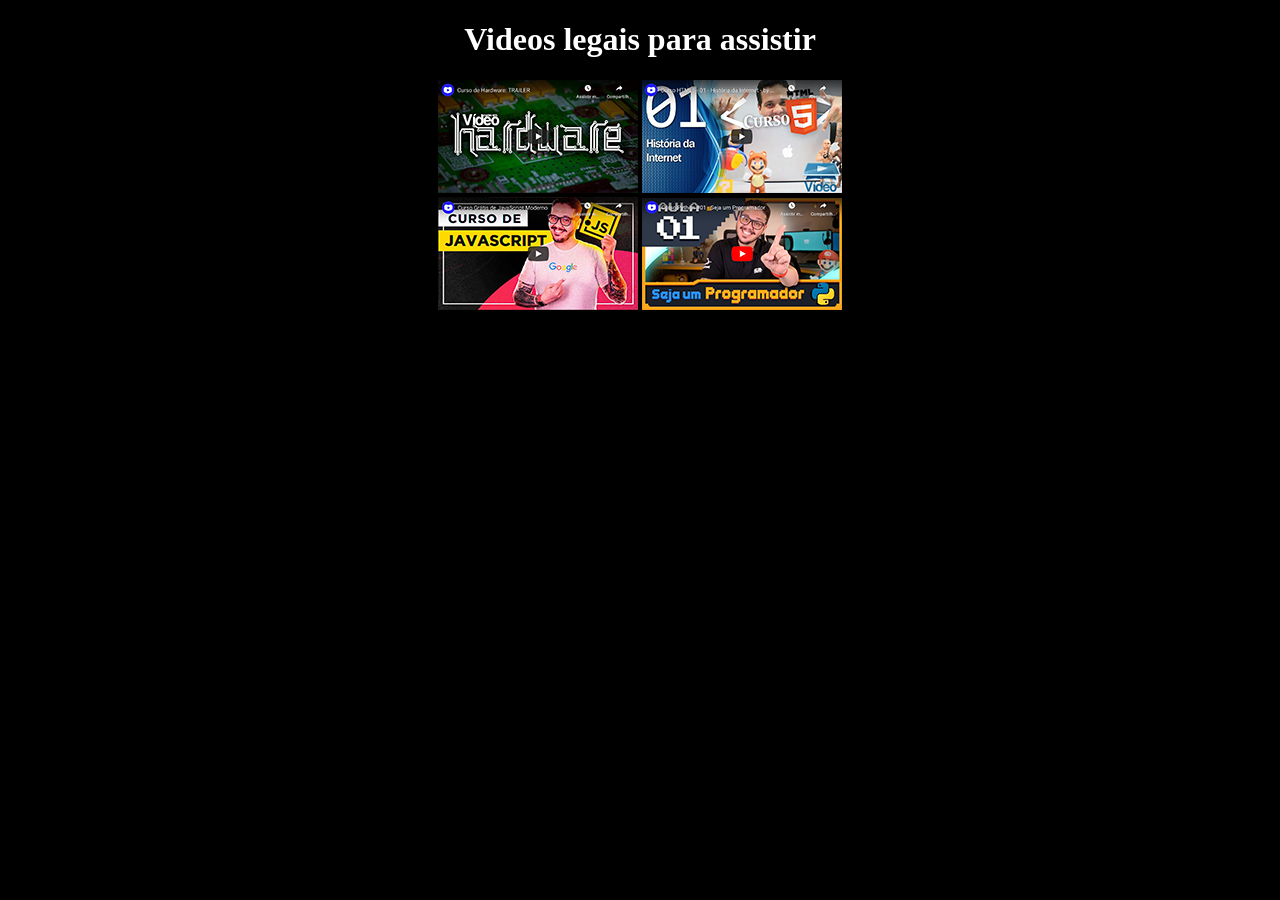
<file: DESAFIO2/index.html>
<!DOCTYPE html>
<html lang="pt-br">
<head>
    <meta charset="UTF-8">
    <meta name="viewport" content="width=device-width, initial-scale=1.0">
    <link rel="stylesheet" href="css/style.css">
    <link rel="shortcut icon" href="html.ico.png">
    <title>Desafio 2</title>
    
</head>
<body>
    
    <h1>Videos legais para assistir</h1>

    <div>
        <a href="pag1/index1.html" target="_self" rel=""><img src="imagem/thumb-hardware.png" alt=""></a>
        <a href="pag2/index2.html" target="_blank" rel=""><img src="imagem/thumb-html.png" alt=""></a>
    </div>
    <a href="pag3/index3.html" target="_blank" rel=""><img src="imagem/thumb-js.png" alt=""></a >
    <a href="pag4/index4.html" target="_blank" rel=""><img src="imagem/thumb-python.png" alt=""></a>
    
</body>
</html>
</file>
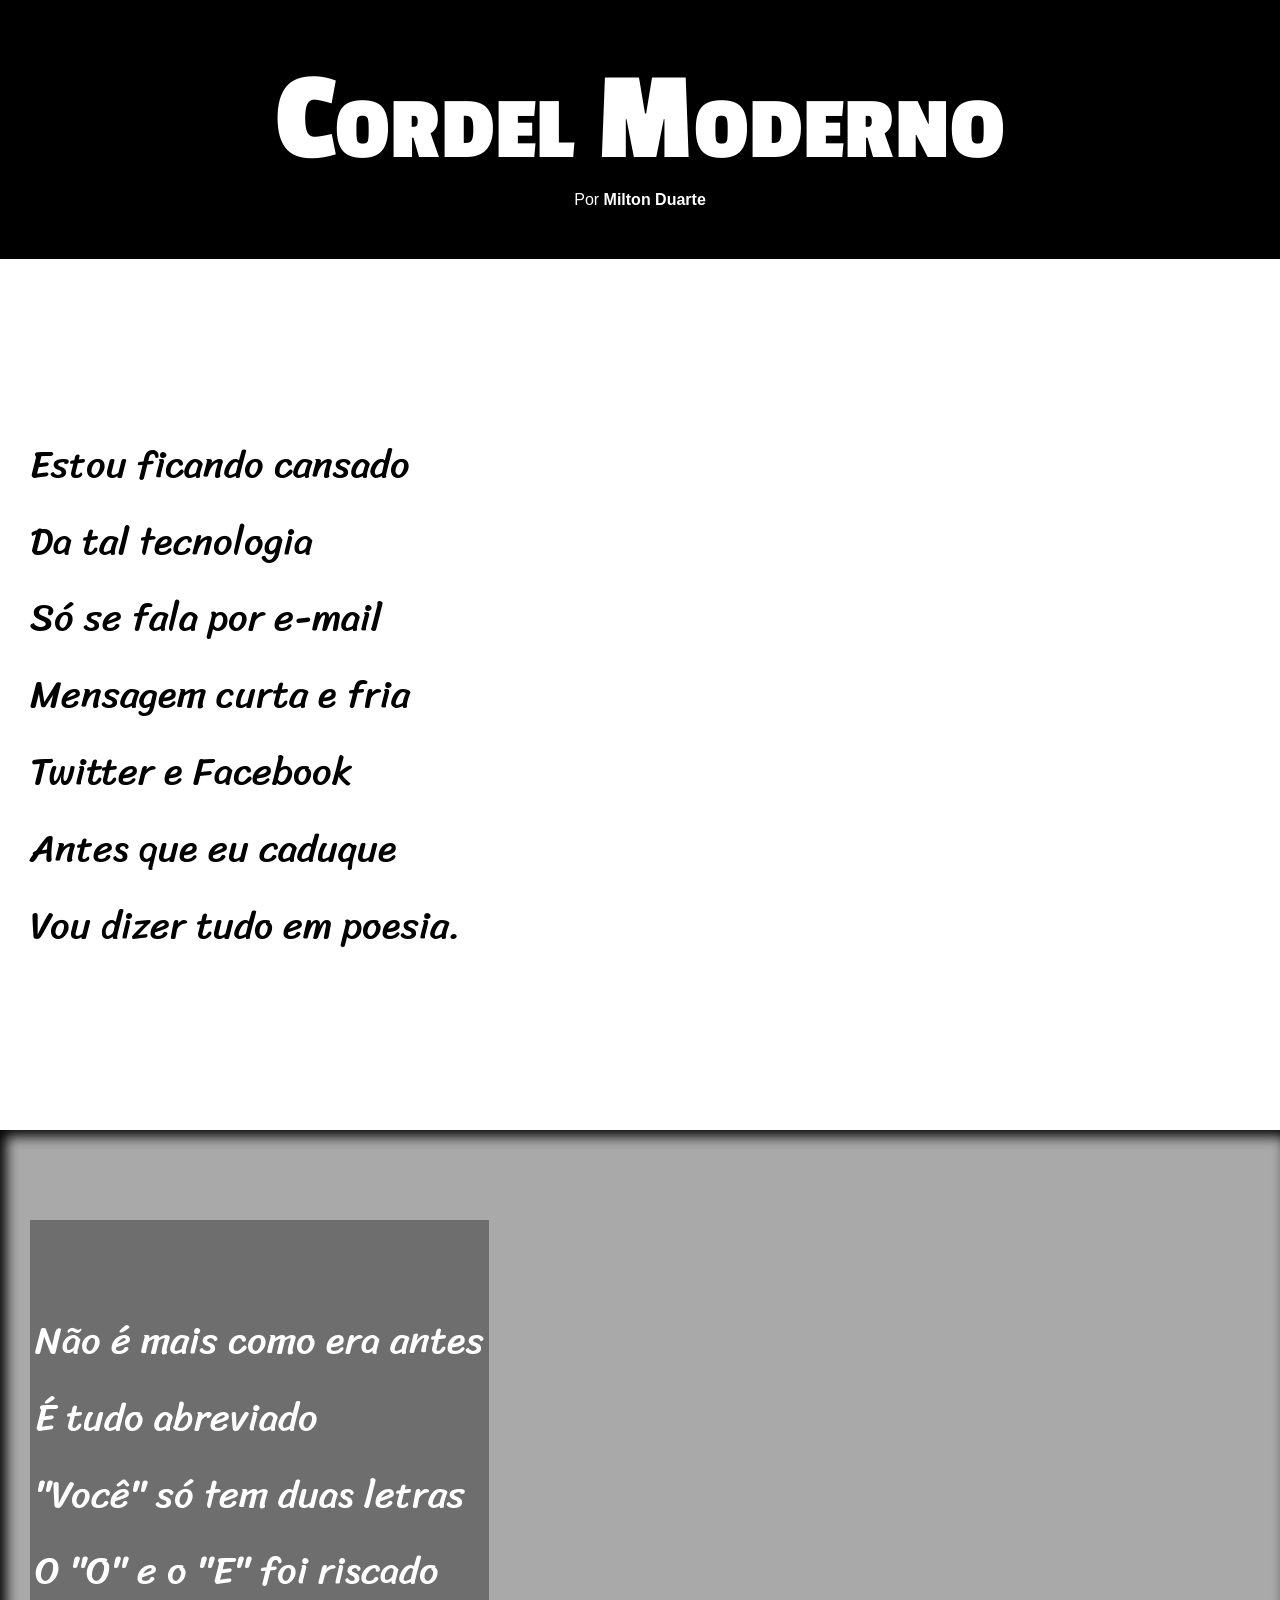
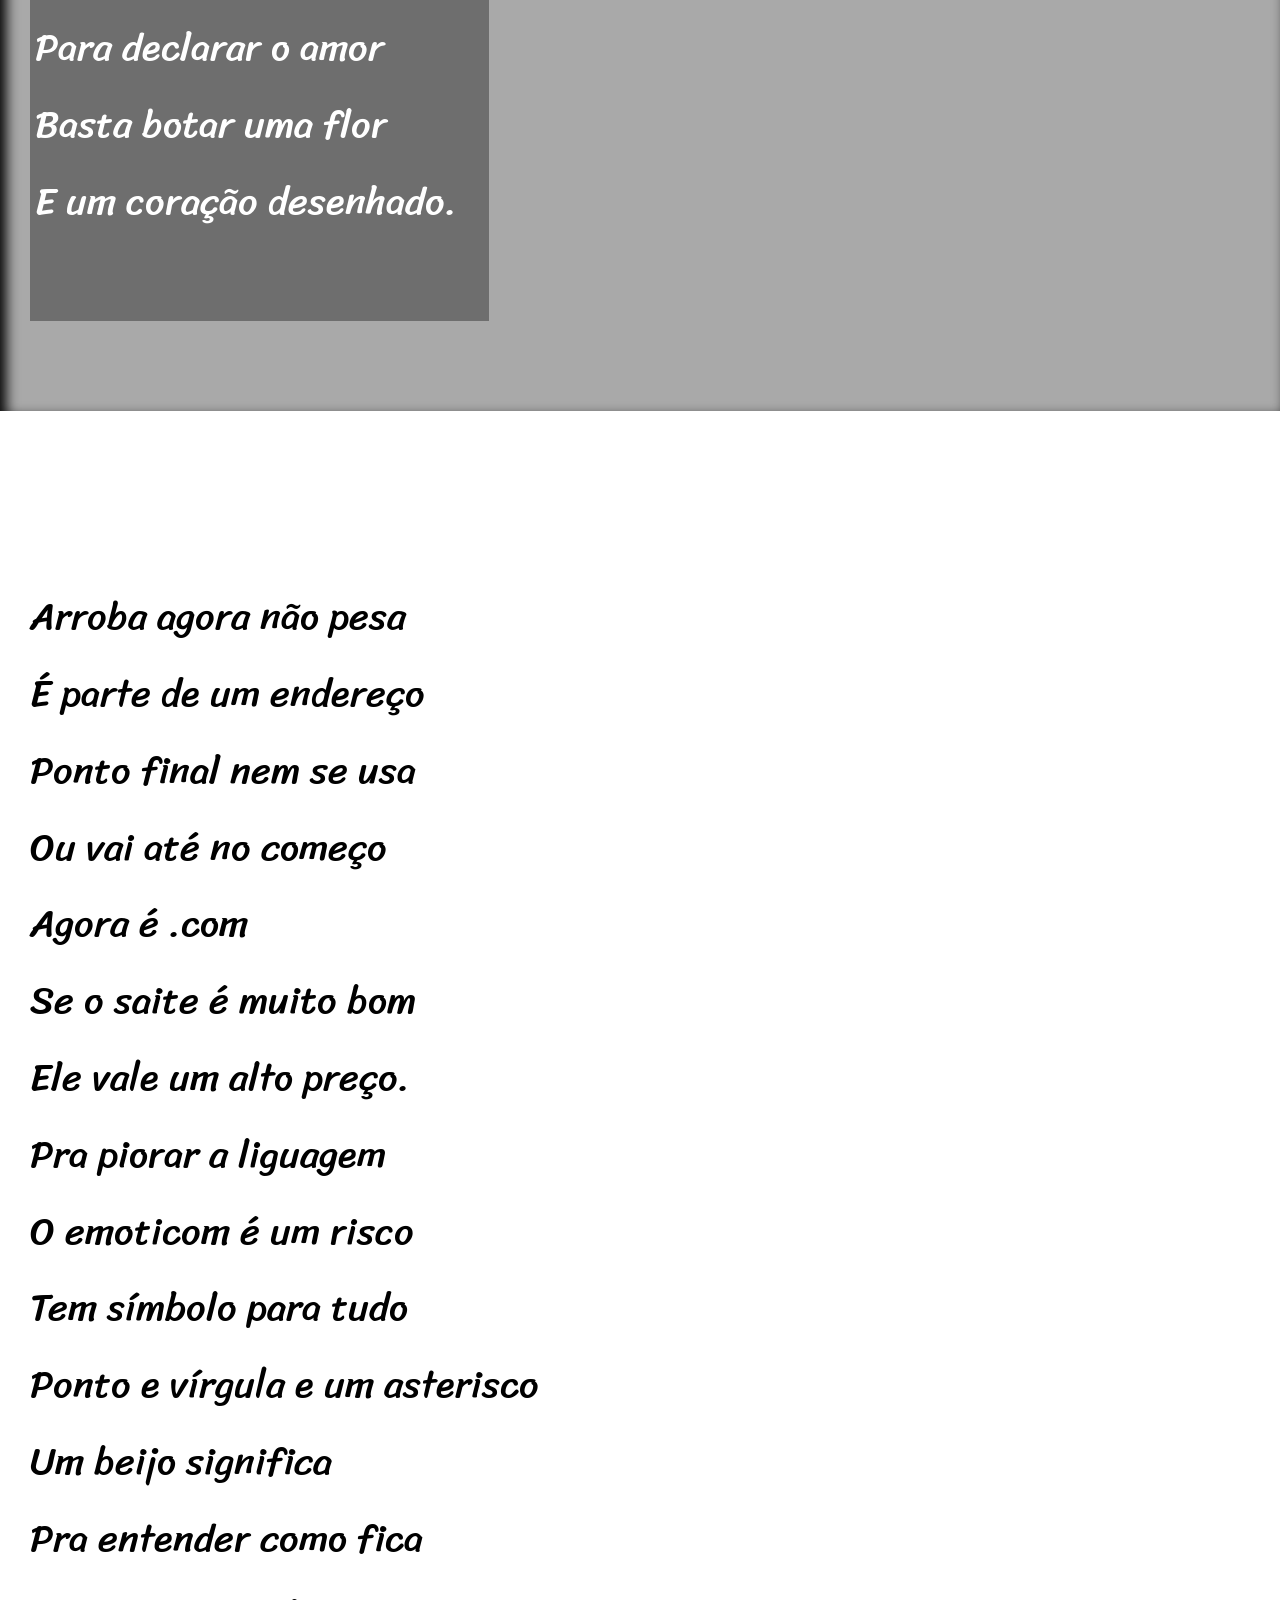
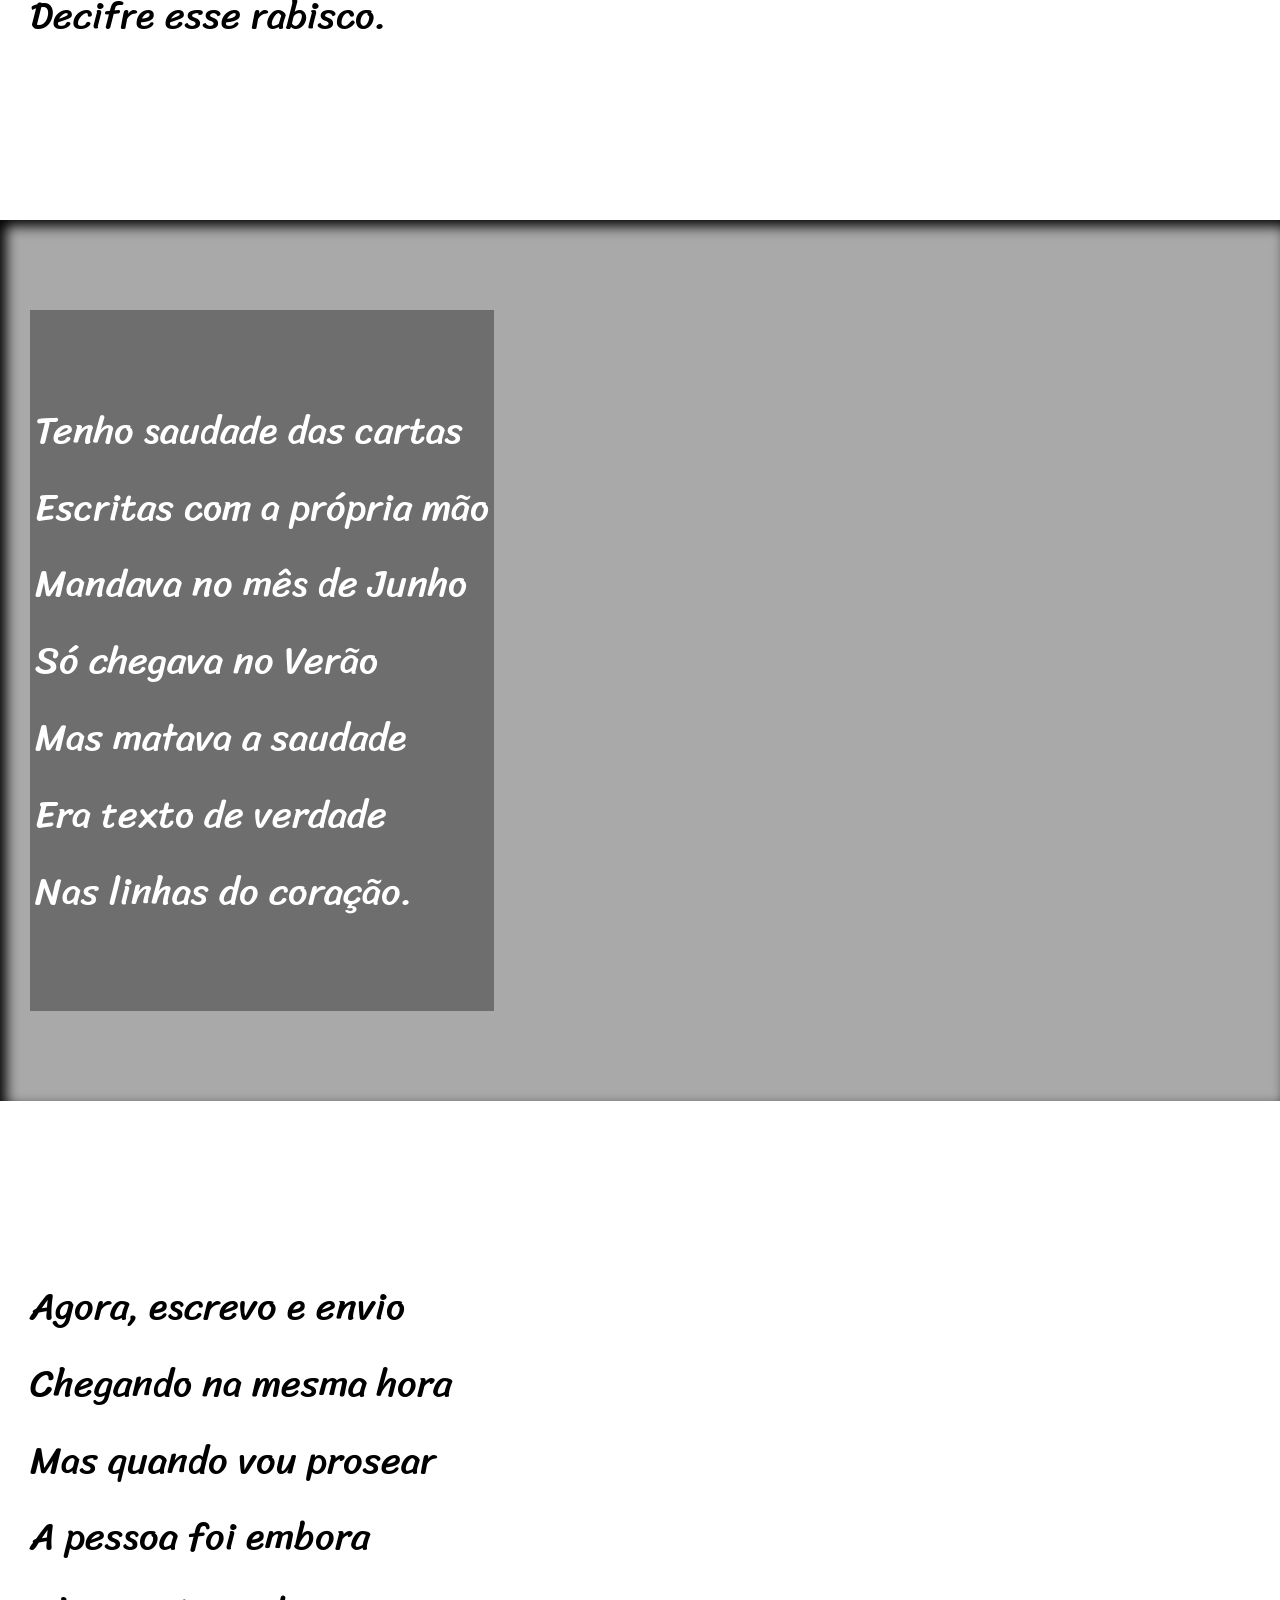
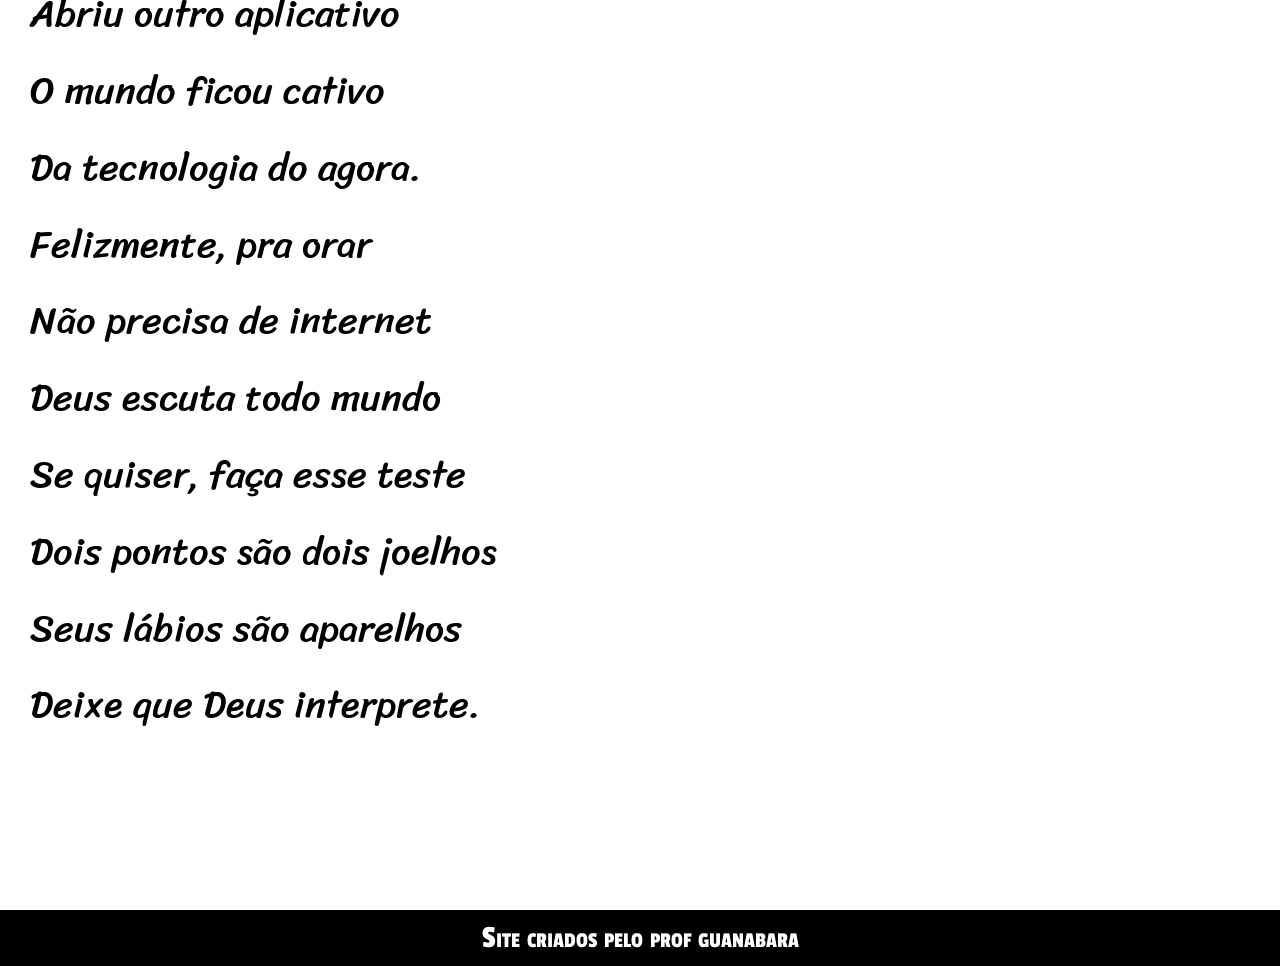
<file: DESAFIO4/index.html>
<!DOCTYPE html>
<html lang="pt-br">

<head>
    <meta charset="UTF-8">
    <meta name="viewport" content="width=device-width, initial-scale=1.0">
    <link rel="stylesheet" href="style.css">
    <title>Document</title>
</head>

<body>
    <header>
        <h1>Cordel Moderno</h1>
        <p>Por <a href="https://www.recantodasletras.com.br/poesias/3186743">Milton Duarte</a></p>
    </header>

    <section class="normal">
        <pre>
            <p>
                Estou ficando cansado
                Da tal tecnologia
                Só se fala por e-mail
                Mensagem curta e fria
                Twitter e Facebook
                Antes que eu caduque
                Vou dizer tudo em poesia.
            </p>
        </pre>
    </section>

    

    <section class="imagem" id="q1">
        <pre>
            <p>
                Não é mais como era antes
                É tudo abreviado
                "Você" só tem duas letras
                O "O" e o "E" foi riscado
                Para declarar o amor
                Basta botar uma flor
                E um coração desenhado.
            </p>
        </pre>
    </section>

    

    <section class="normal">
        <pre>
            <p>
                Arroba agora não pesa
                É parte de um endereço
                Ponto final nem se usa
                Ou vai até no começo
                Agora é .com
                Se o saite é muito bom
                Ele vale um alto preço.
                Pra piorar a liguagem
                O emoticom é um risco
                Tem símbolo para tudo
                Ponto e vírgula e um asterisco
                Um beijo significa
                Pra entender como fica
                Decifre esse rabisco.
            </p>
        </pre>
    </section>

    

    <section class="imagem" id="q2">
        <pre>
            <p>
                Tenho saudade das cartas
                Escritas com a própria mão
                Mandava no mês de Junho
                Só chegava no Verão
                Mas matava a saudade
                Era texto de verdade
                Nas linhas do coração.
            </p>
        </pre>
    </section>

    

    <section class="normal">
        <pre>
            <p>
                Agora, escrevo e envio
                Chegando na mesma hora
                Mas quando vou prosear
                A pessoa foi embora
                Abriu outro aplicativo
                O mundo ficou cativo
                Da tecnologia do agora.
                Felizmente, pra orar
                Não precisa de internet
                Deus escuta todo mundo
                Se quiser, faça esse teste
                Dois pontos são dois joelhos
                Seus lábios são aparelhos
                Deixe que Deus interprete.
            </p>
        </pre>
    </section>
    <footer>
        <p>Site criados pelo prof guanabara</p>
    </footer>
</body>

</html>
</file>
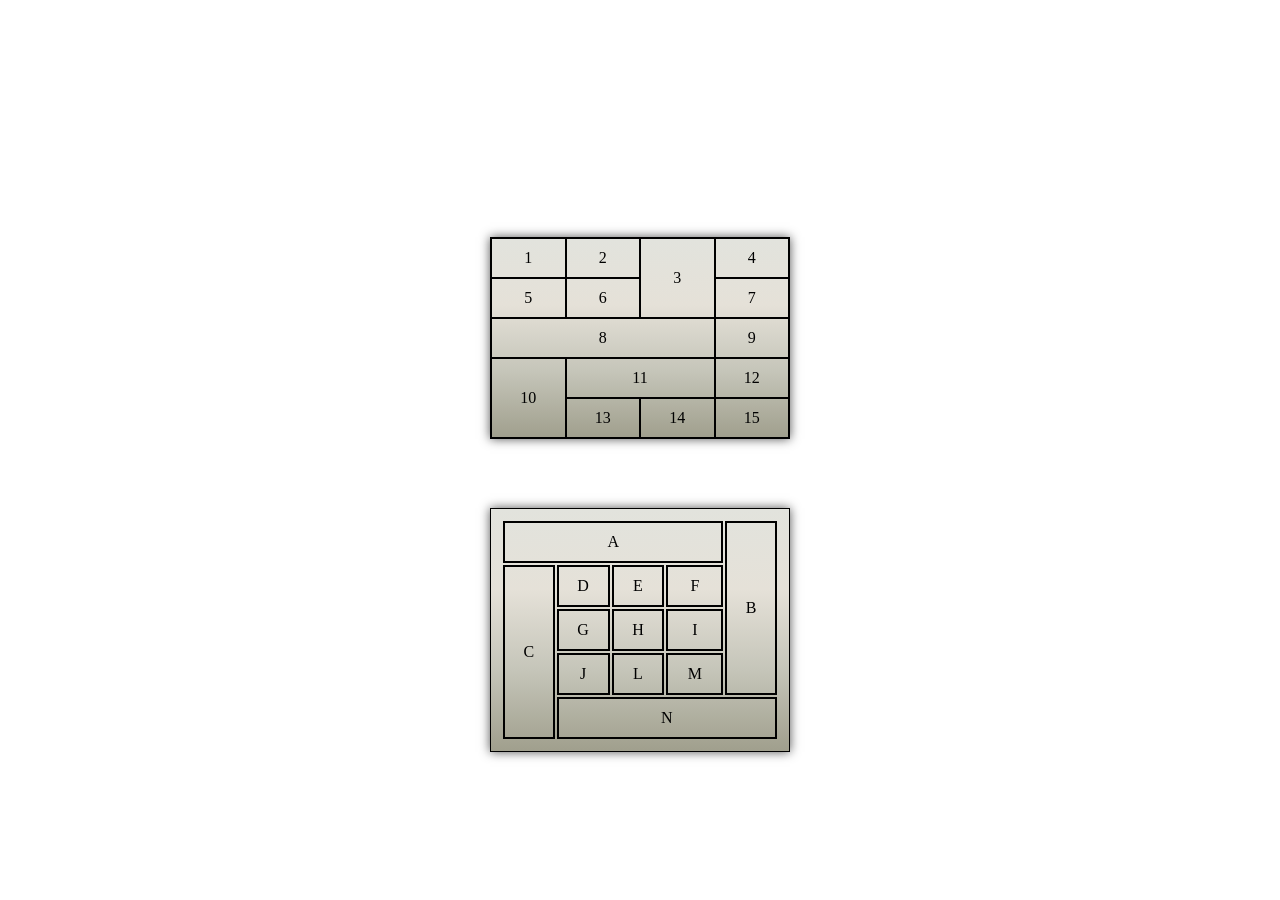
<file: DESAFIO5/index.html>
<!DOCTYPE html>
<html lang="pt-br">

<head>
    <meta charset="UTF-8">
    <meta name="viewport" content="width=device-width, initial-scale=1.0">
    <title>Document</title>
    <style>
        table {
            background-image: linear-gradient(#E2E3DD,#E5E1D8,#C5C5B9,#A09F8D);
            padding: 10px;
            width: 300px;
            box-shadow: 0px 0px 10px rgba(0, 0, 0, 0.671);
        }

        td {
            border: 2px solid black;
            padding: 10px;
            text-align: center;
        }
        .q2{
            position: absolute;
            left: 50%;
            top: 70%;
            transform: translate(-50%, -50%);
            border: 1px solid black;

        }
        .q1{
            position: absolute;
            left: 50%;
            bottom: 40%;
            transform: translate(-50%, -50%);
            border-collapse: collapse;
        }
    </style>
</head>

<body>
    <table class="q1">

        <tr>
            <td>1</td>
            <td>2</td>
            <td rowspan="2">3</td>
            <td>4</td>
        </tr>


        <tr>
            <td>5</td>
            <td>6</td>
            <td>7</td>
        </tr>
        
        <tr>
            <td colspan="3">8</td>
            <td>9</td>
        </tr>
        
        <tr>
            <td rowspan="2">10</td>
            <td colspan="2">11</td>
            <td>12</td>
        </tr>
        <tr>
            <td>13</td>
            <td>14</td>
            <td>15</td>
        </tr>

    </table>
    <table class="q2">
        <tr>
            <td colspan="4">A</td>
            <td rowspan="4">B</td>
        </tr>
        <tr>
            <td rowspan="4">C</td>
            <td>D</td>
            <td>E</td>
            <td>F</td>
        </tr>
        <tr>
            <td>G</td>
            <td>H</td>
            <td>I</td>
        </tr>
        <tr>
            <td>J</td>
            <td>L</td>
            <td>M</td>
        </tr>
        <tr>
            <td colspan="4">N</td>
        </tr>
    </table>
</body>

</html>
</file>
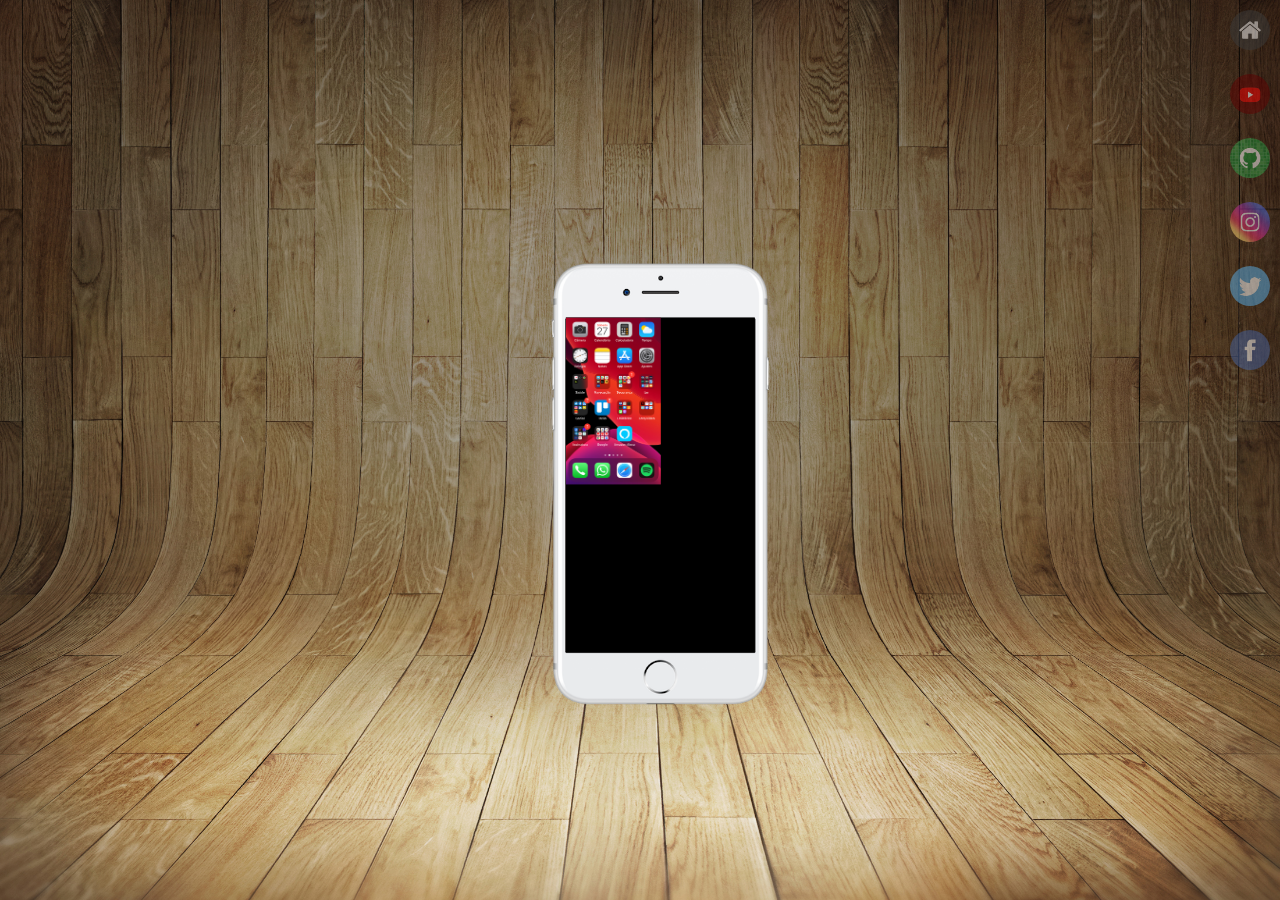
<file: DESAFIO6/index.html>
<!DOCTYPE html>
<html lang="pt-br">
<head>
    <meta charset="UTF-8">
    <meta name="viewport" content="width=device-width, initial-scale=1.0">
    <meta name="theme-color" content="#006EDF">
    <link rel="shortcut icon" href="arquivos/favicon.ico" type="image/x-icon">
    <link rel="stylesheet" href="estilos/style.css">
    <title>Projeto Redes Social</title>
</head>
<body>
    <main>
        <section id="telefone">
           <img id="celular" src="arquivos/imagens/frame-iphone.png" alt="">
           <iframe src="index2.html" name="tela" id="tela" frameborder="0"></iframe>
        </section>
        
        <section id="rede">
           <a href="index2.html" target="tela" frameborder="0"><img id="img" src="arquivos/imagens/logo-home.jpg" alt=""></a><br>
           <a href="index3.html" target="tela" frameborder="0"><img id="img" src="arquivos/imagens/logo-youtube.jpg" alt=""></a><br>
           <a href="index4.html" target="tela" frameborder="0"><img id="img" src="arquivos/imagens/logo-github.jpg" alt=""></a><br>
           <a href="index5.html" target="tela" frameborder="0"><img id="img" src="arquivos/imagens/logo-instagram.jpg" alt=""></a><br>
           <a href="index6.html" target="tela" frameborder="0"><img id="img" src="arquivos/imagens/logo-twitter.jpg" alt=""></a><br>
           <a href="index7.html" target="tela" frameborder="0"><img id="img" src="arquivos/imagens/logo-facebook.jpg" alt=""></a><br>
        </section>
    </main>
</body>
</html>
</file>
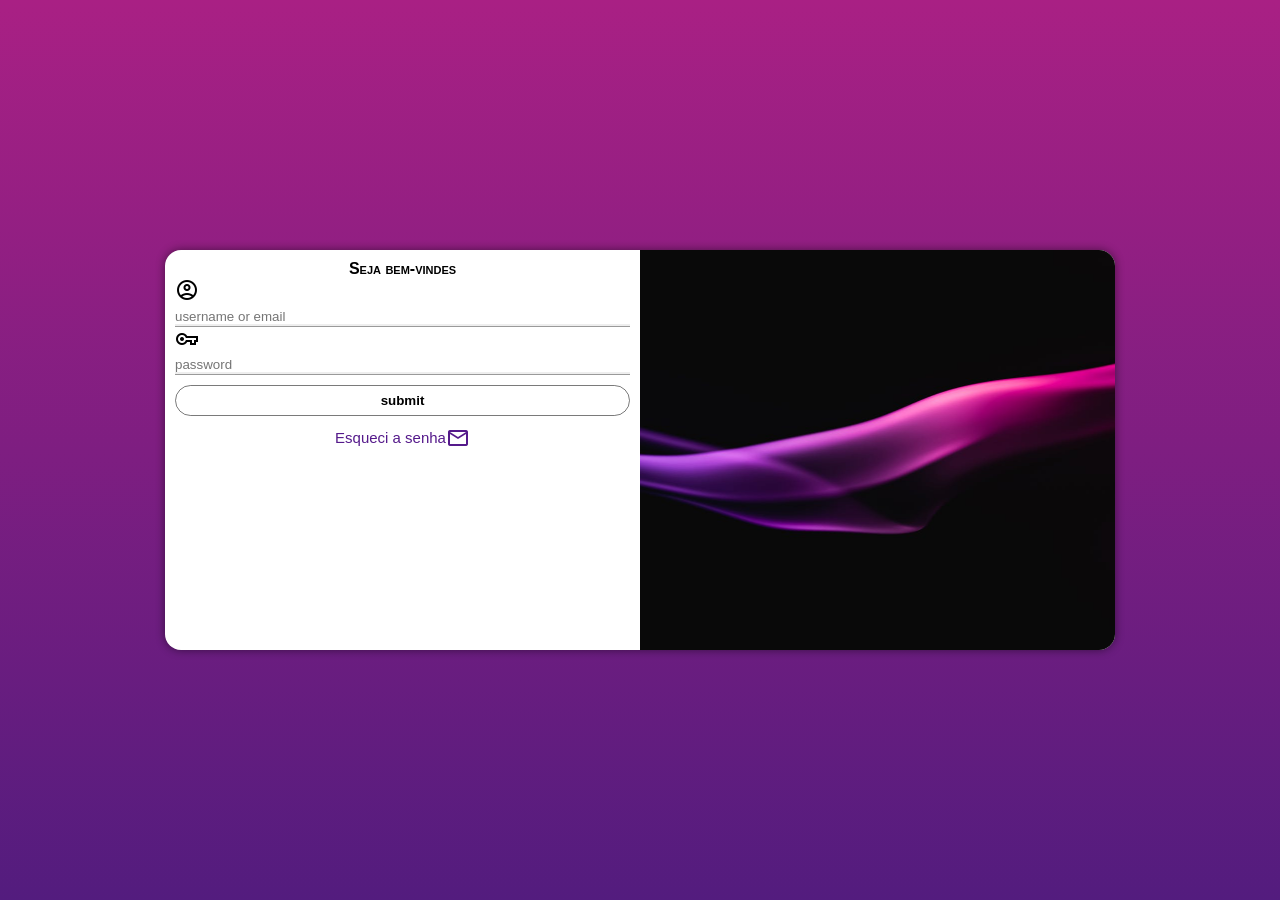
<file: DESAFIO7/index.html>
<!DOCTYPE html>
<html lang="pt-br">

<head>
    <meta charset="UTF-8">
    <meta name="viewport" content="width=device-width, initial-scale=1.0">
    <link rel="stylesheet" href="./estilos/style2.css">
    <link rel="stylesheet" href="estilos/style.css">
    <link rel="stylesheet"
        href="https://fonts.googleapis.com/css2?family=Material+Symbols+Outlined:opsz,wght,FILL,GRAD@24,400,0,0" />
    <title>Formulario Responsivo</title>
</head>

<body>
    <main>
        <section id="login">

            <div class="imagem">

            </div>

            <div class="formulario">
                <p>Seja bem-vindes</p>
                <form action="login.php" method="post" autocomplete="off">

                    <div class="campo">
                        <span class="material-symbols-outlined">
                            account_circle
                        </span>
                        <input type="email" id="email" placeholder="username or email" required>
                        <label for="email"></label>
                    </div>

                    <div class="campo">
                        <span class="material-symbols-outlined">
                            vpn_key
                        </span>
                        <input type="password" name="" id="senha" placeholder="password" required>
                        <label for="senha"></label>
                    </div>

                    <input type="submit" value="submit" class="botao">
                    <a href="">Esqueci a senha <span class="material-symbols-outlined">mail</span></a>

                </form>

            </div>

        </section>
    </main>
</body>

</html>
</file>
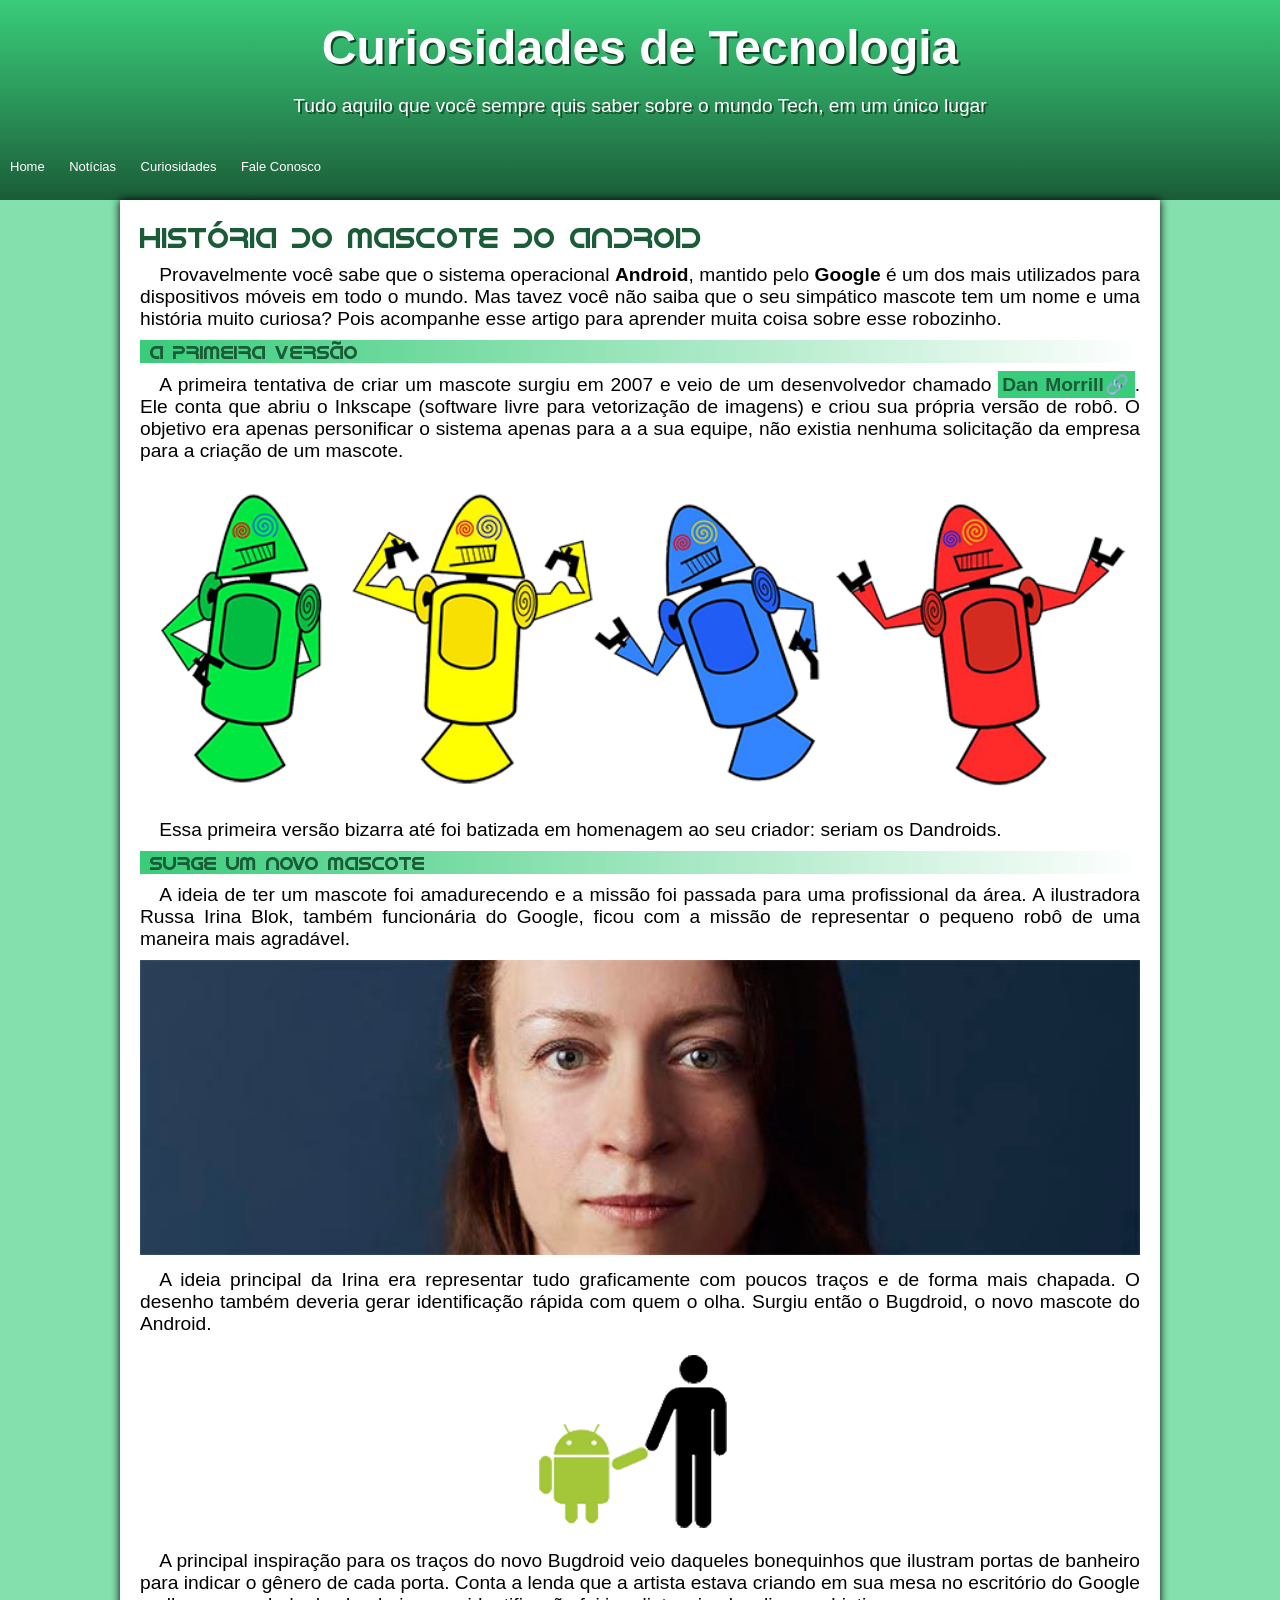
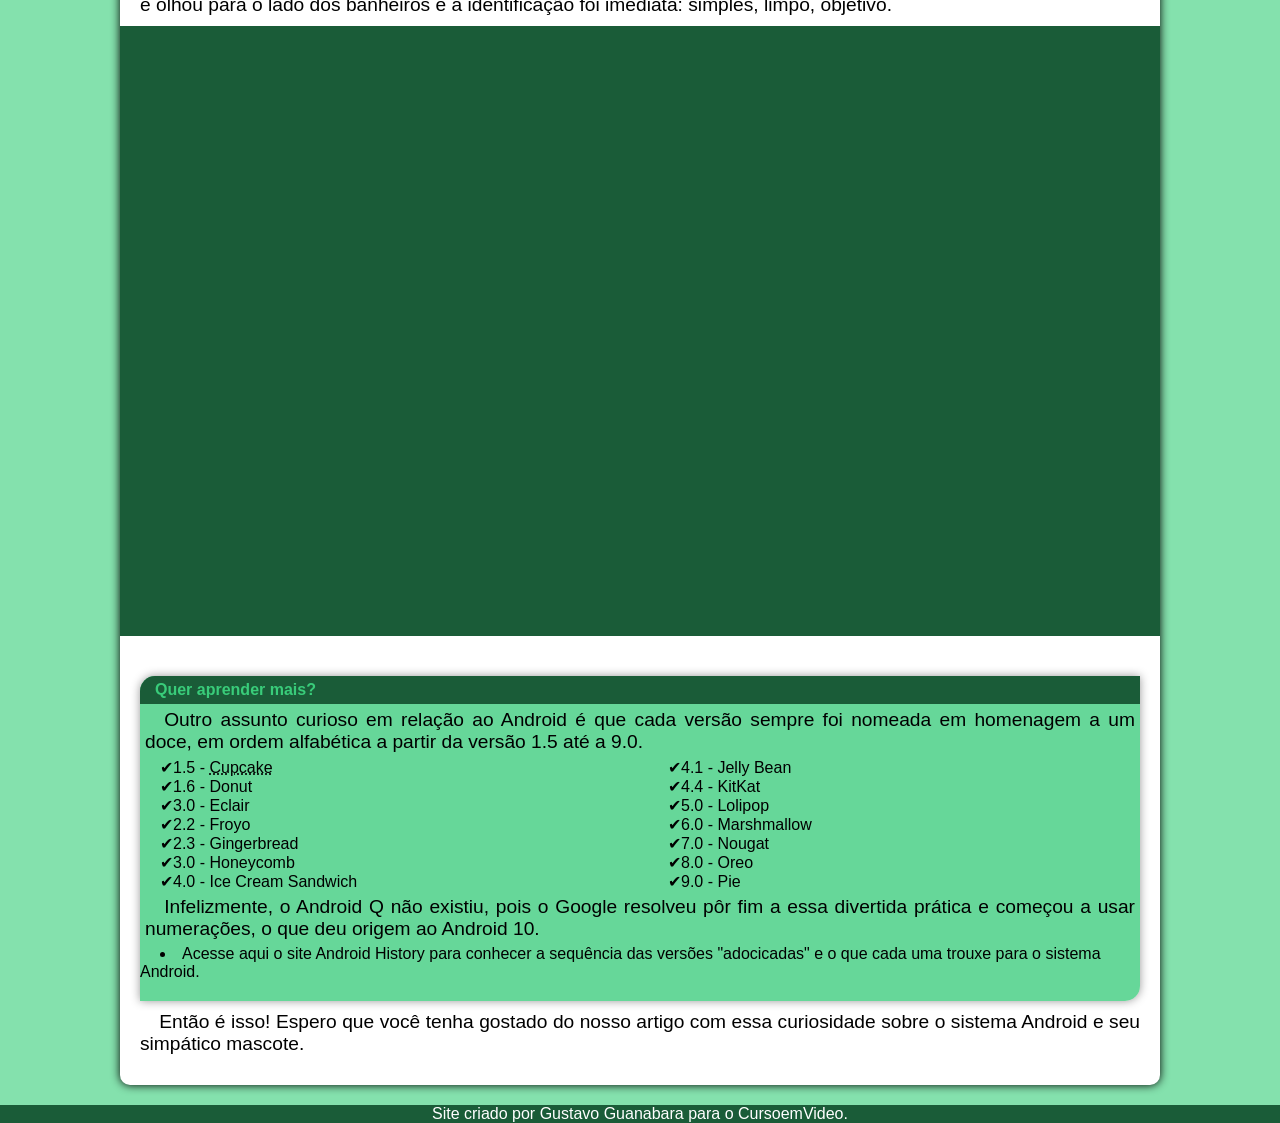
<file: DESAFIO3/projeto/index.html>
<!DOCTYPE html>
<html lang="en">

<head>
    <meta charset="UTF-8">
    <meta name="viewport" content="width=device-width, initial-scale=1.0">
    <link rel="stylesheet" href="style.css">
    <link rel="shortcut icon" href="imagens/favicon.ico" type="image/x-icon">
    <title>Desafio 3</title>
</head>

<body>
    <header>
        <h1>Curiosidades de Tecnologia</h1>

        <p>Tudo aquilo que você sempre quis saber sobre o mundo Tech, em um único lugar</p>

        <nav>
            <a href="">Home</a>
            <a href="">Notícias</a>
            <a href="">Curiosidades</a>
            <a href="">Fale Conosco</a>
        </nav>
    </header>

    <main>
        <article>
            <h1>História do Mascote do Android</h1>

            <p>
                Provavelmente você sabe que o sistema operacional <strong>Android</strong>, mantido pelo
                <strong>Google</strong> é um dos mais utilizados para
                dispositivos móveis em todo o mundo. Mas tavez você não saiba que o seu simpático mascote tem um nome e
                uma
                história muito curiosa? Pois acompanhe esse artigo para aprender muita coisa sobre esse robozinho.
            </p>

            <h2>A primeira versão</h2>

            <p>
                A primeira tentativa de criar um mascote surgiu em 2007 e veio de um desenvolvedor chamado <a
                    href="">Dan Morrill</a>. Ele
                conta que abriu o Inkscape (software livre para vetorização de imagens) e criou sua própria versão de
                robô.
                O objetivo era apenas personificar o sistema apenas para a a sua equipe, não existia nenhuma solicitação
                da
                empresa para a criação de um mascote.
            </p>

            <picture>
                <source media="(max-width: 500px)" srcset="imagens/dan-droids-pq.png">
                <img src="imagens/dan-droids.png" alt="">
            </picture>

            <p>Essa primeira versão bizarra até foi batizada em homenagem ao seu criador: seriam os Dandroids.</p>

            <h2>Surge um novo mascote</h2>

            <p>
                A ideia de ter um mascote foi amadurecendo e a missão foi passada para uma profissional da área. A
                ilustradora Russa Irina Blok, também funcionária do Google, ficou com a missão de representar o pequeno
                robô
                de uma maneira mais agradável.
            </p>

            <picture>
                <source media="(max-width: 500px)" srcset="imagens/irina-blok-pq.jpg">
                <img src="imagens/irina-blok.jpg" alt="">
            </picture>

            <p>
                A ideia principal da Irina era representar tudo graficamente com poucos traços e de forma mais chapada.
                O
                desenho também deveria gerar identificação rápida com quem o olha. Surgiu então o Bugdroid, o novo
                mascote
                do Android.
            </p>

            <img class="menor" src="imagens/bugdroid.png" alt="">

            <p>
                A principal inspiração para os traços do novo Bugdroid veio daqueles bonequinhos que ilustram portas de
                banheiro para indicar o gênero de cada porta. Conta a lenda que a artista estava criando em sua mesa no
                escritório do Google e olhou para o lado dos banheiros e a identificação foi imediata: simples, limpo,
                objetivo.
            </p>

            <div class="video">
                <iframe width="500" height="315" src="https://www.youtube.com/embed/l2UDgpLz20M?si=wNWkob2yukkssqG0"
                    title="YouTube video player" frameborder="0"
                    allow="accelerometer; autoplay; clipboard-write; encrypted-media; gyroscope; picture-in-picture; web-share"
                    referrerpolicy="strict-origin-when-cross-origin" allowfullscreen></iframe>
            </div>

            <aside>
                <h3>Quer aprender mais?</h3>


                <p>
                    Outro assunto curioso em relação ao Android é que cada versão sempre foi nomeada em homenagem a um
                    doce,
                    em ordem alfabética a partir da versão 1.5 até a 9.0.
                </p>
                <ul>
                    <li>1.5 - <abbr title="Bolo de Copo">Cupcake</abbr></li>
                    <li>1.6 - Donut</li>
                    <li>3.0 - Eclair</li>
                    <li>2.2 - Froyo</li>
                    <li>2.3 - Gingerbread</li>
                    <li>3.0 - Honeycomb</li>
                    <li>4.0 - Ice Cream Sandwich</li>
                    <li>4.1 - Jelly Bean</li>
                    <li>4.4 - KitKat</li>
                    <li>5.0 - Lolipop</li>
                    <li>6.0 - Marshmallow</li>
                    <li>7.0 - Nougat</li>
                    <li>8.0 - Oreo</li>
                    <li>9.0 - Pie</li>
                </ul>
                <p>
                    Infelizmente, o Android Q não existiu, pois o Google resolveu pôr fim a essa divertida prática e
                    começou
                    a usar numerações, o que deu origem ao Android 10.
                </p>
                <li>
                    Acesse aqui o site Android History para conhecer a sequência das versões "adocicadas" e o que cada
                    uma
                    trouxe para o sistema Android.
                </li>
            </aside>


            <p>
                Então é isso! Espero que você tenha gostado do nosso artigo com essa curiosidade sobre o sistema Android
                e
                seu simpático mascote.
            </p>


        </article>
    </main>

    <footer>
        <p>Site criado por Gustavo Guanabara para o CursoemVideo.</p>
    </footer>
</body>

</html>
</file>
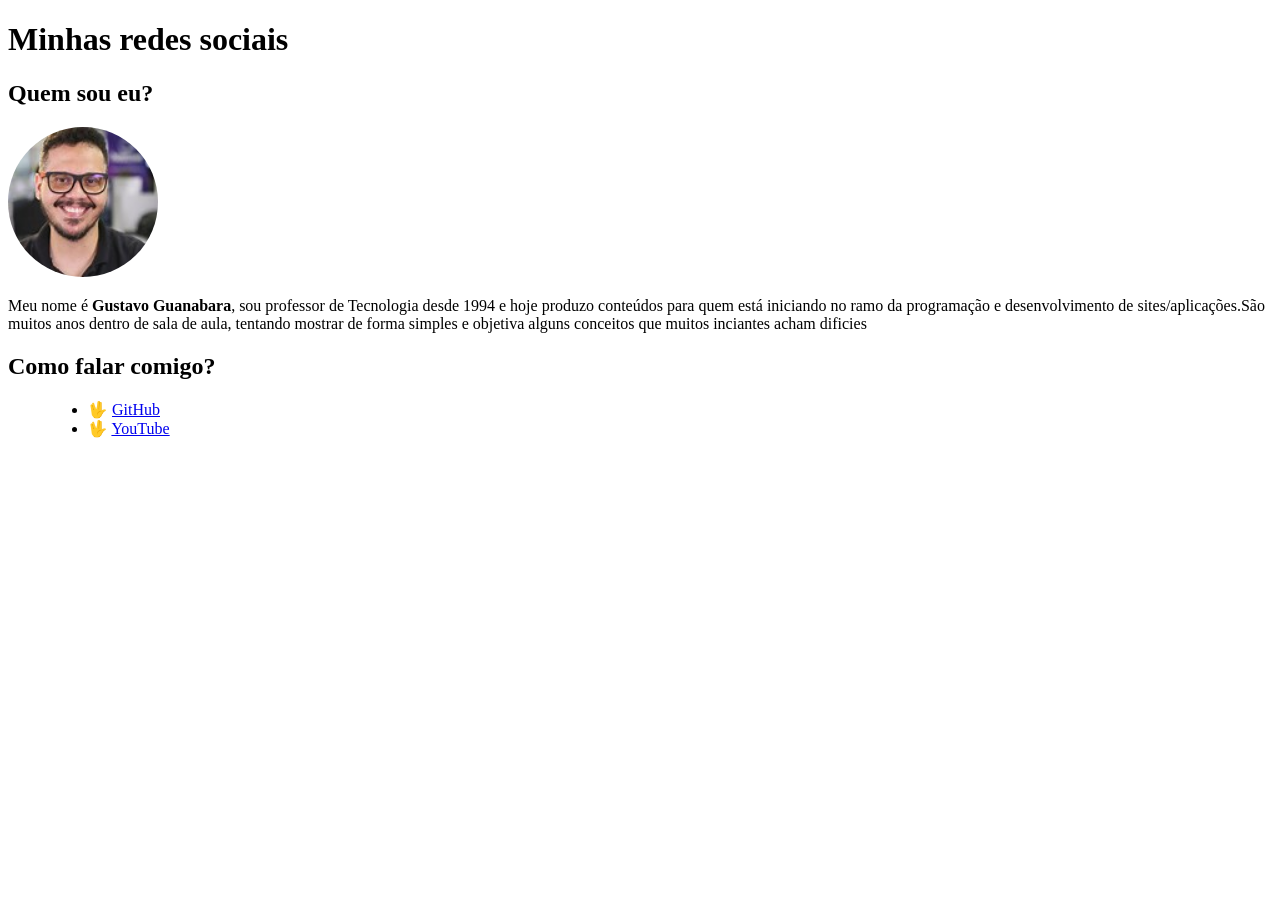
<file: DESAFIO/desafio.html>
<!DOCTYPE html>
<html lang="pt-br">
<head>
    <meta charset="UTF-8">
    <meta name="viewport" content="width=device-width, initial-scale=1.0">
    <link rel="shortcut icon" href="html.ico.png" type="image/ x-icon">
    <title>Desafio</title>
    <link rel="stylesheet" href="css/style.css">
</head>
<body>
    <h1>Minhas redes sociais</h1>
    <h2>Quem sou eu?</h2>
      <img id="img_redonda" src="image/image-png.jpg">
             <p>Meu nome é <b>Gustavo Guanabara</b>, sou professor de Tecnologia desde 1994 e hoje produzo conteúdos para quem está 
        iniciando no ramo da programação e desenvolvimento de sites/aplicações.São muitos anos dentro de sala de aula, tentando
         mostrar de forma simples e objetiva alguns conceitos que muitos inciantes acham dificies</p>
    
    <h2>Como falar comigo?</h2>
    <ol>
        <ul type="disc">
            <p>
                
                <li>&#x1F596; <a href="https;//gustavoguanabara.github.io" target="_blank" rel="external">GitHub</a></li> 
                <li>&#x1F596; <a href="https://youtube.com/cursoemvideo" target="_blank" rel="external">YouTube</a></li>
            </p> 

        </ul>
    </ol>

</body>
</html>
</file>
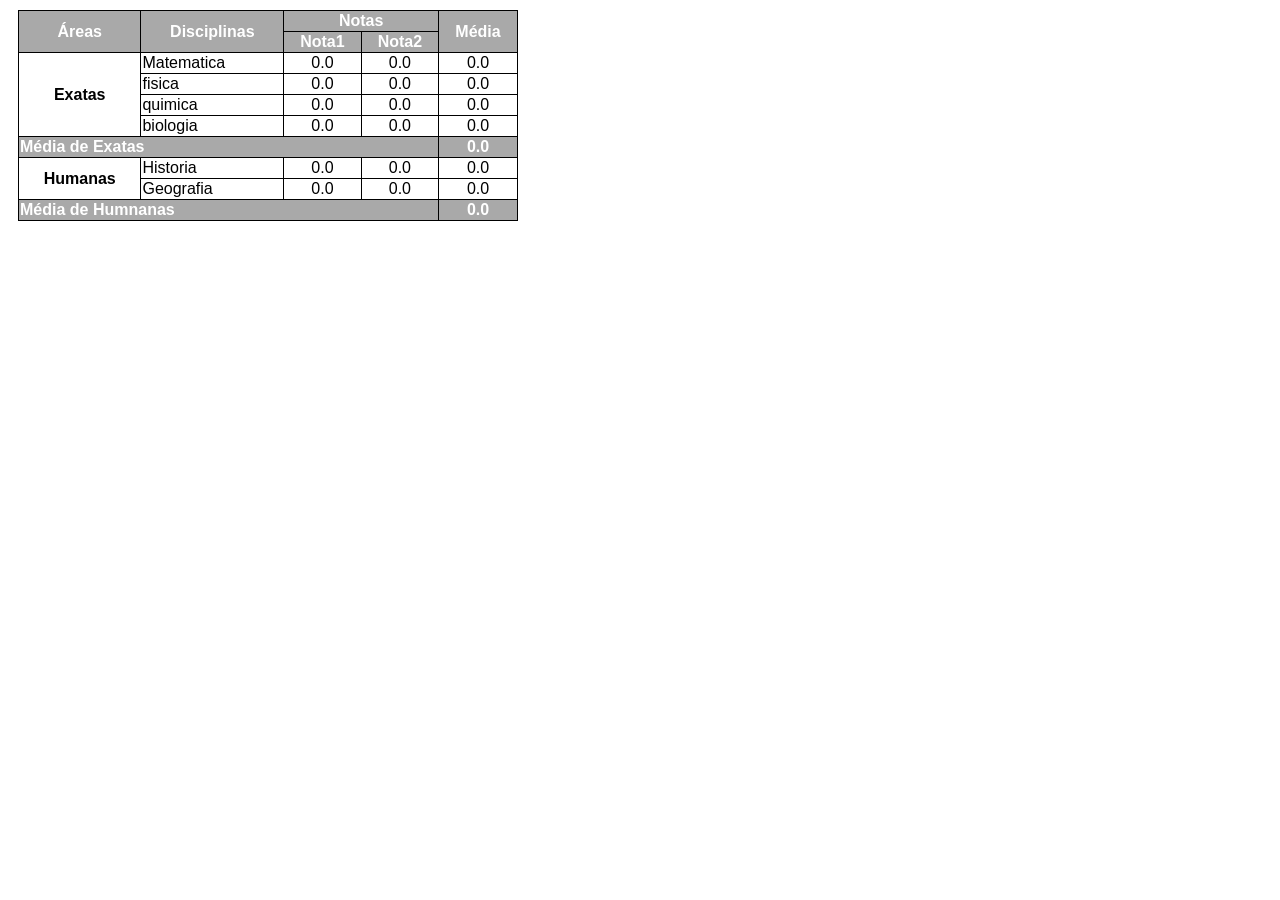
<file: DESAFIO5/index2.html>
<!DOCTYPE html>
<html lang="pt-br">
<head>
    <meta charset="UTF-8">
    <meta name="viewport" content="width=device-width, initial-scale=1.0">
    <title>Document</title>
  <style>
    table{
        margin: 10px;
        border-collapse: collapse;
        font-family: Arial, "Helvetica Neue", Helvetica, sans-serif;
        width: 500px;
        height: 80px;
    }
    thead{
        text-align: center;
        background-color: darkgray;
        color: white;
        font-weight: bolder;
    }
    td{
        border: 1px solid black;
    }
    .num, .area{
        text-align: center;
    }
    .media{
        background-color: darkgray;
        color: white;
        font-weight: bolder;
    }
  </style>
</head>
<body>
    <table>
        <thead>
            <tr>
                <td rowspan="2">Áreas</td>
                <td rowspan="2">Disciplinas</td>
                <td colspan="2">Notas</td>
                <td rowspan="2">Média</td>
            </tr>
            <tr>
                <td>Nota1</td>
                <td>Nota2</td>
            </tr>
        </thead>
        <tbody>
            <tr>
                <td class="area" rowspan="4"><strong>Exatas</strong></td>
                <td>Matematica</td>
                <td class="num">0.0</td>
                <td class="num">0.0</td>
                <td class="num">0.0</td>
            </tr>
            <tr>
                <td>fisica</td>
                <td class="num">0.0</td>
                <td class="num">0.0</td>
                <td class="num">0.0</td>
            </tr>
            <tr>
                <td>quimica</td>
                <td class="num">0.0</td>
                <td class="num">0.0</td>
                <td class="num">0.0</td>
            </tr>
            <tr>
                <td>biologia</td>
                <td class="num">0.0</td>
                <td class="num">0.0</td>
                <td class="num">0.0</td>
            </tr>
            <tr class="media">
                <td colspan="4">Média de Exatas</td>
                <td class="num">0.0</td>
            </tr>
            <tr>
                <td class="area" rowspan="2"><strong>Humanas</strong></td>
                <td>Historia</td>
                <td class="num">0.0</td>
                <td class="num">0.0</td>
                <td class="num">0.0</td>
            </tr>
            <tr>
                <td>Geografia</td>
                <td class="num">0.0</td>
                <td class="num">0.0</td>
                <td class="num">0.0</td>
            </tr>
            <tr class="media">
                <td colspan="4">Média de Humnanas</td>
                <td class="num">0.0</td>
            </tr>
        </tbody>
    </table>
</body>
</html>
</file>
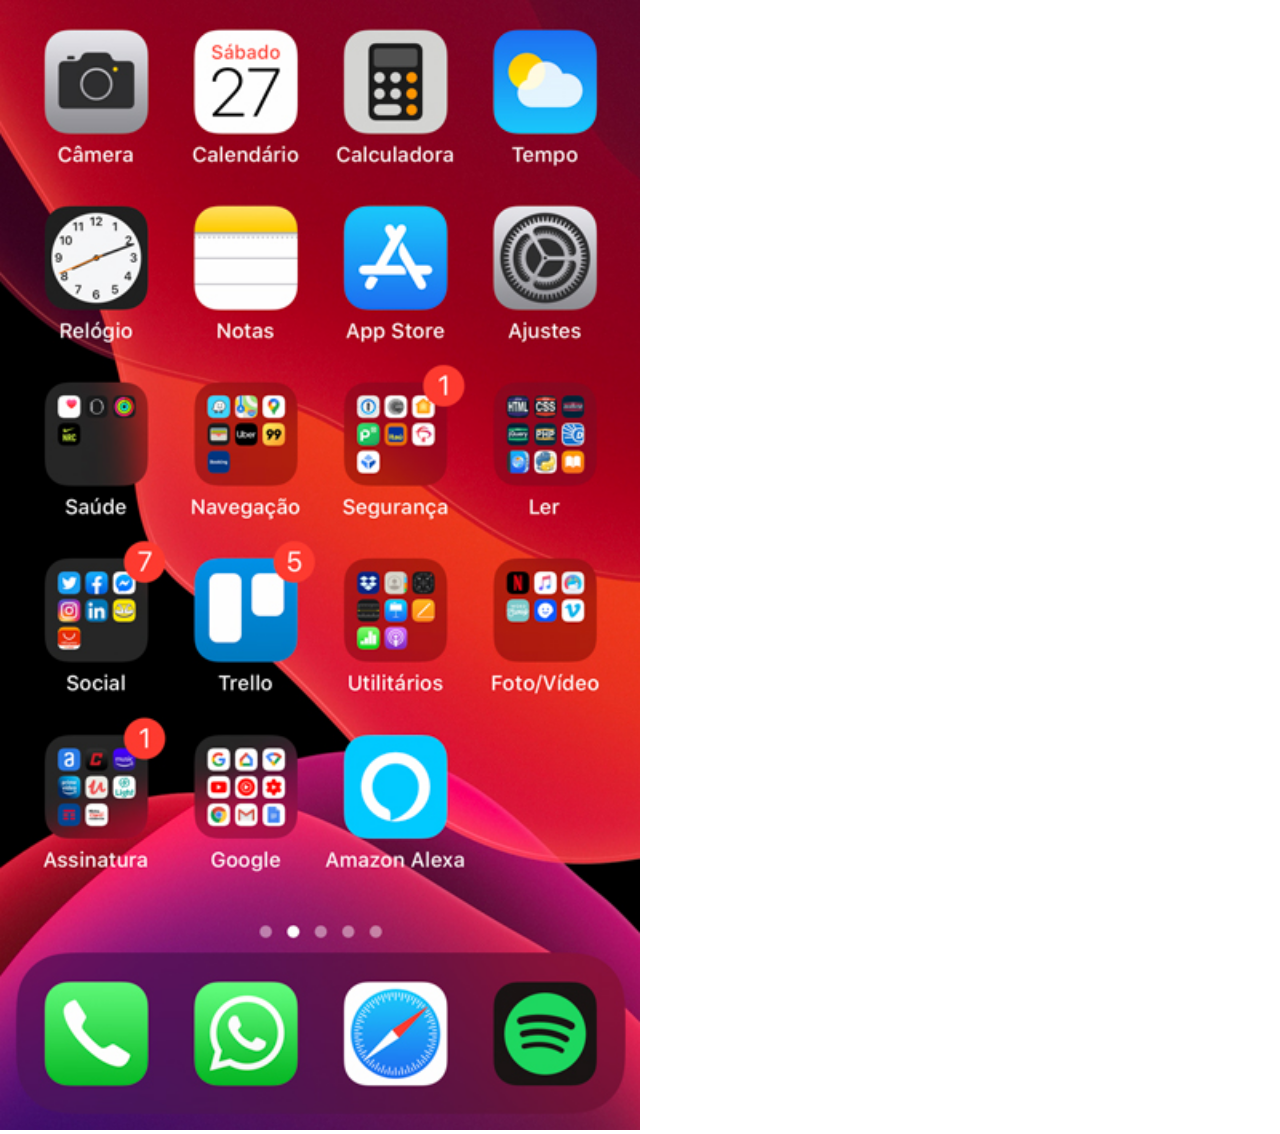
<file: DESAFIO6/index2.html>
<!DOCTYPE html>
<html lang="pt-br">
<head>
    <meta charset="UTF-8">
    <meta name="viewport" content="width=device-width, initial-scale=1.0">
    <title>Home</title>
    <style>
       *{
        margin: 0px;
        padding: 0px;
       }
       img{
        max-width: 100%;
        width: 50%;
    }
    </style>
</head>
<body>
    <main><img src="arquivos/imagens/tela-home.jpg" alt=""></main>
</body>
</html>
</file>
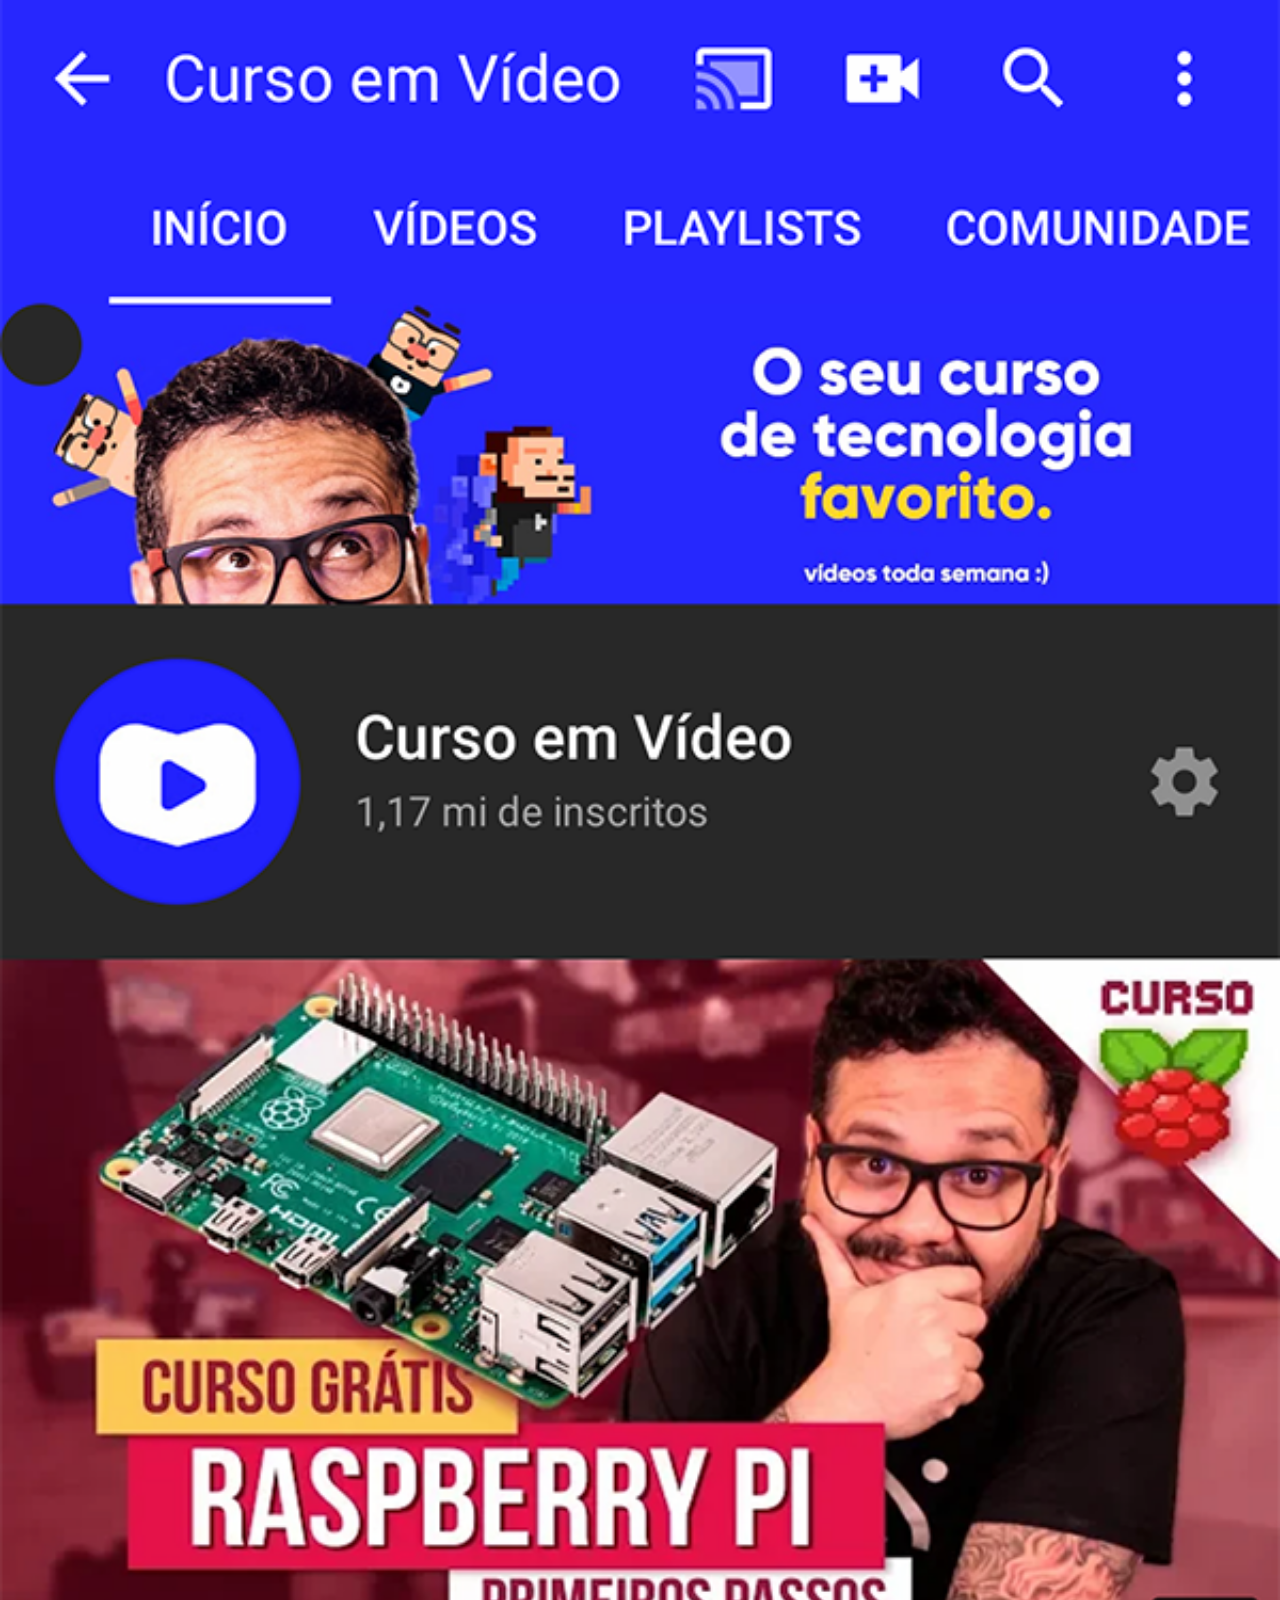
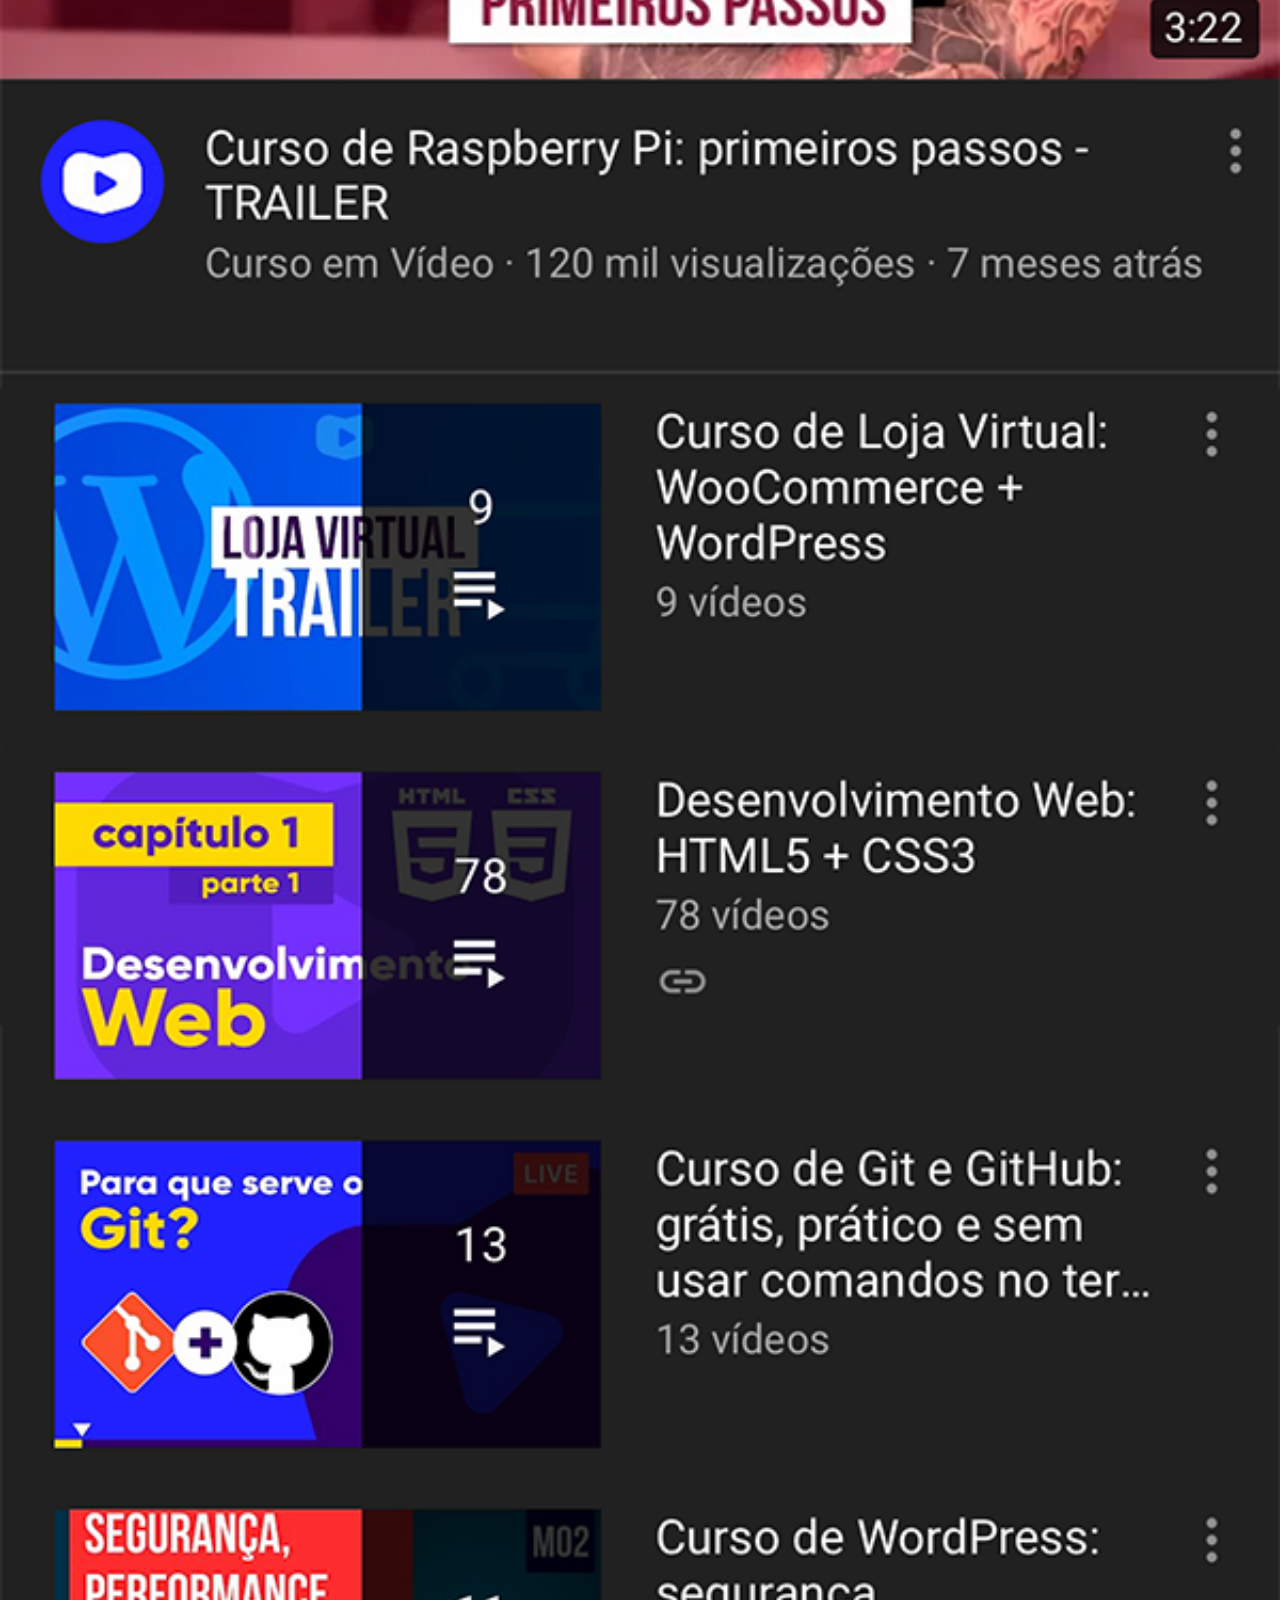
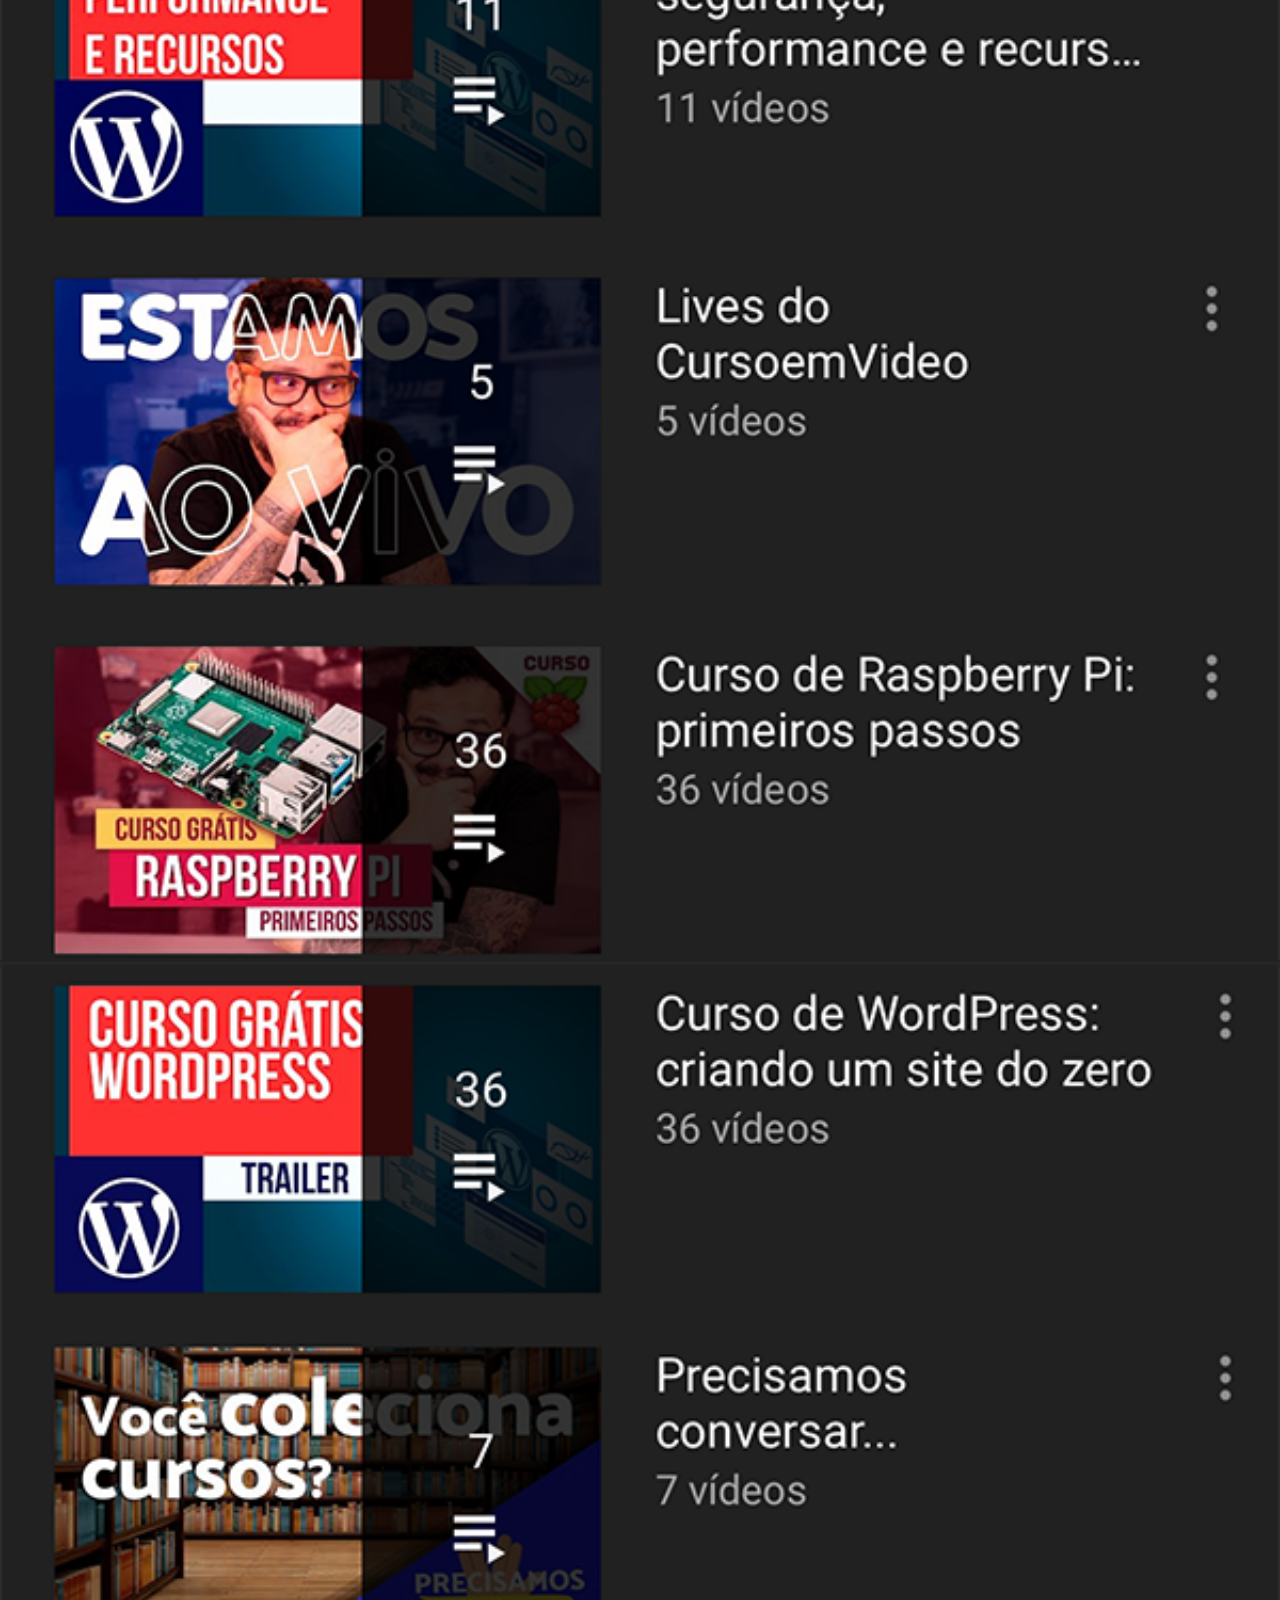
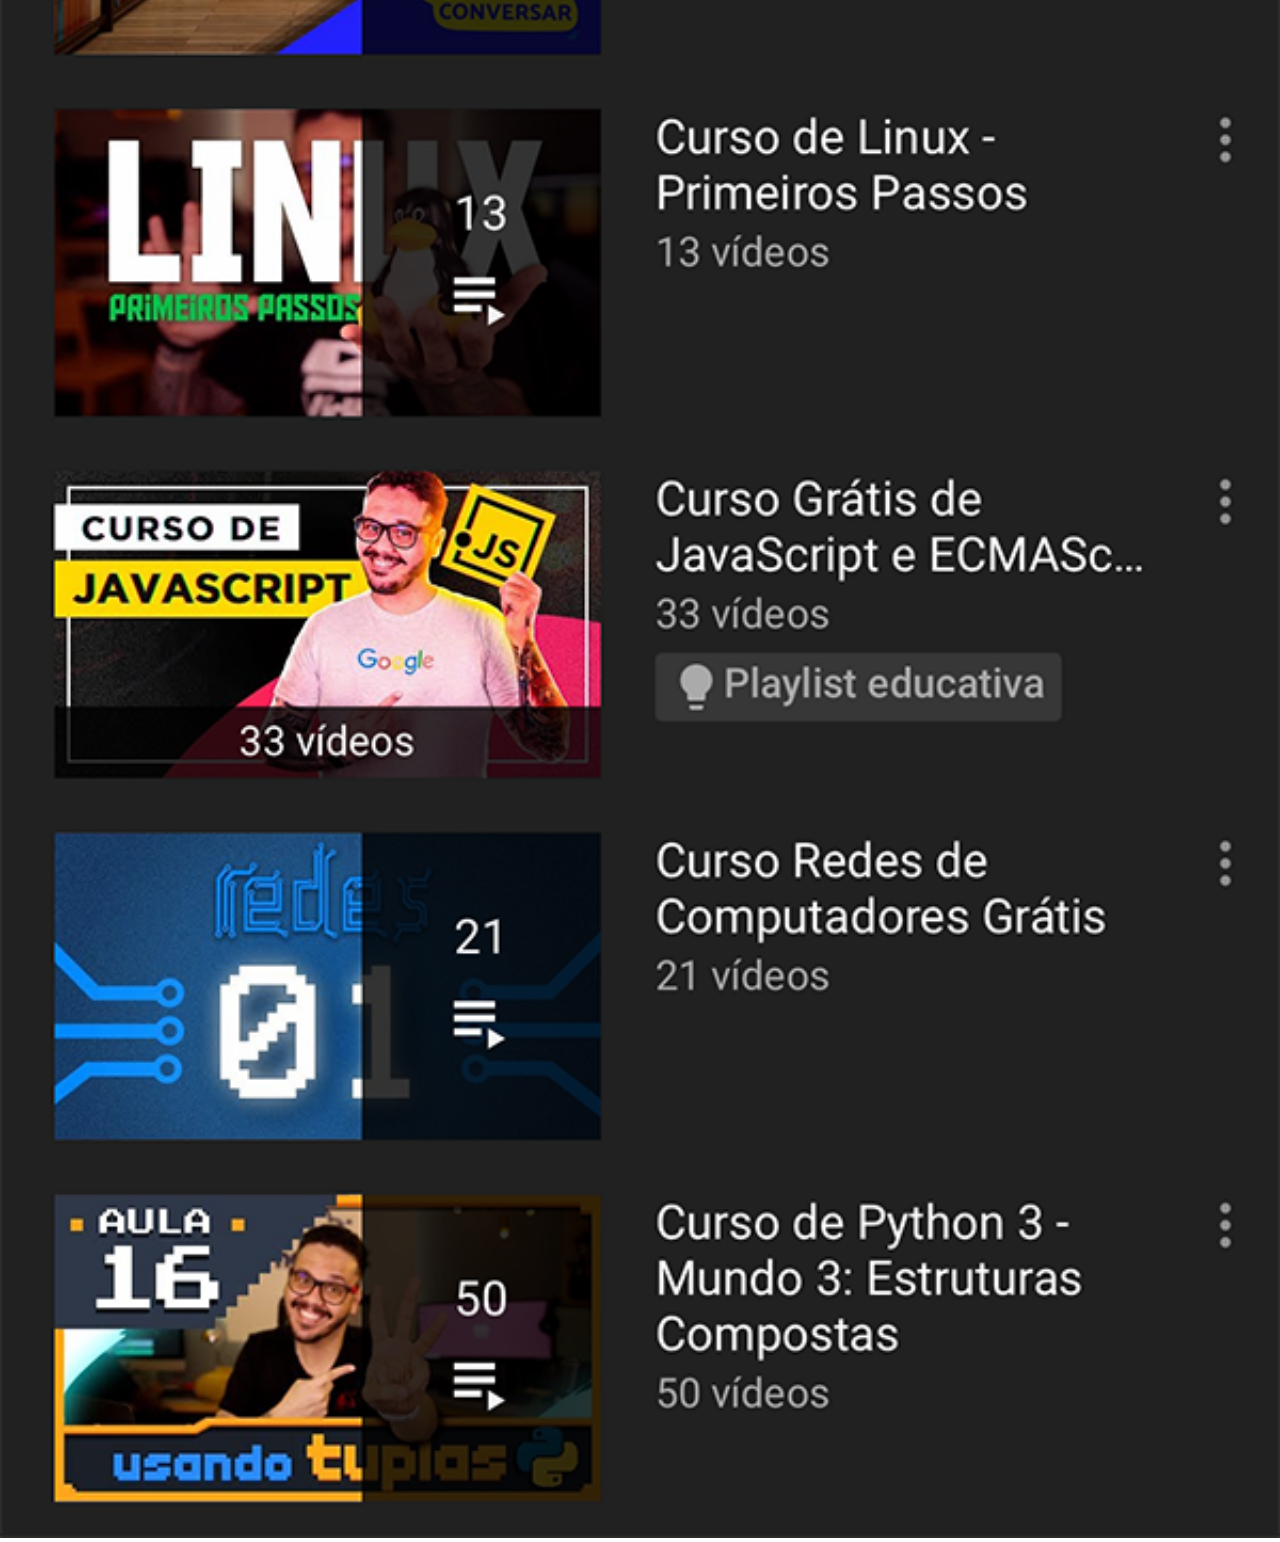
<file: DESAFIO6/index3.html>
<!DOCTYPE html>
<html lang="pt-br">
<head>
    <meta charset="UTF-8">
    <meta name="viewport" content="width=device-width, initial-scale=1.0">
    <title>Home</title>
    <style>
       *{
        margin: 0px;
        padding: 0px;
       }
       ::-webkit-scrollbar{
        width: 0px;
        height: 0px;
       }
       img{
        width: 100vw;

    }
    </style>
</head>
<body>
    <main><img src="arquivos/imagens/tela-youtube.png" alt=""></main>
</body>
</html>
</file>
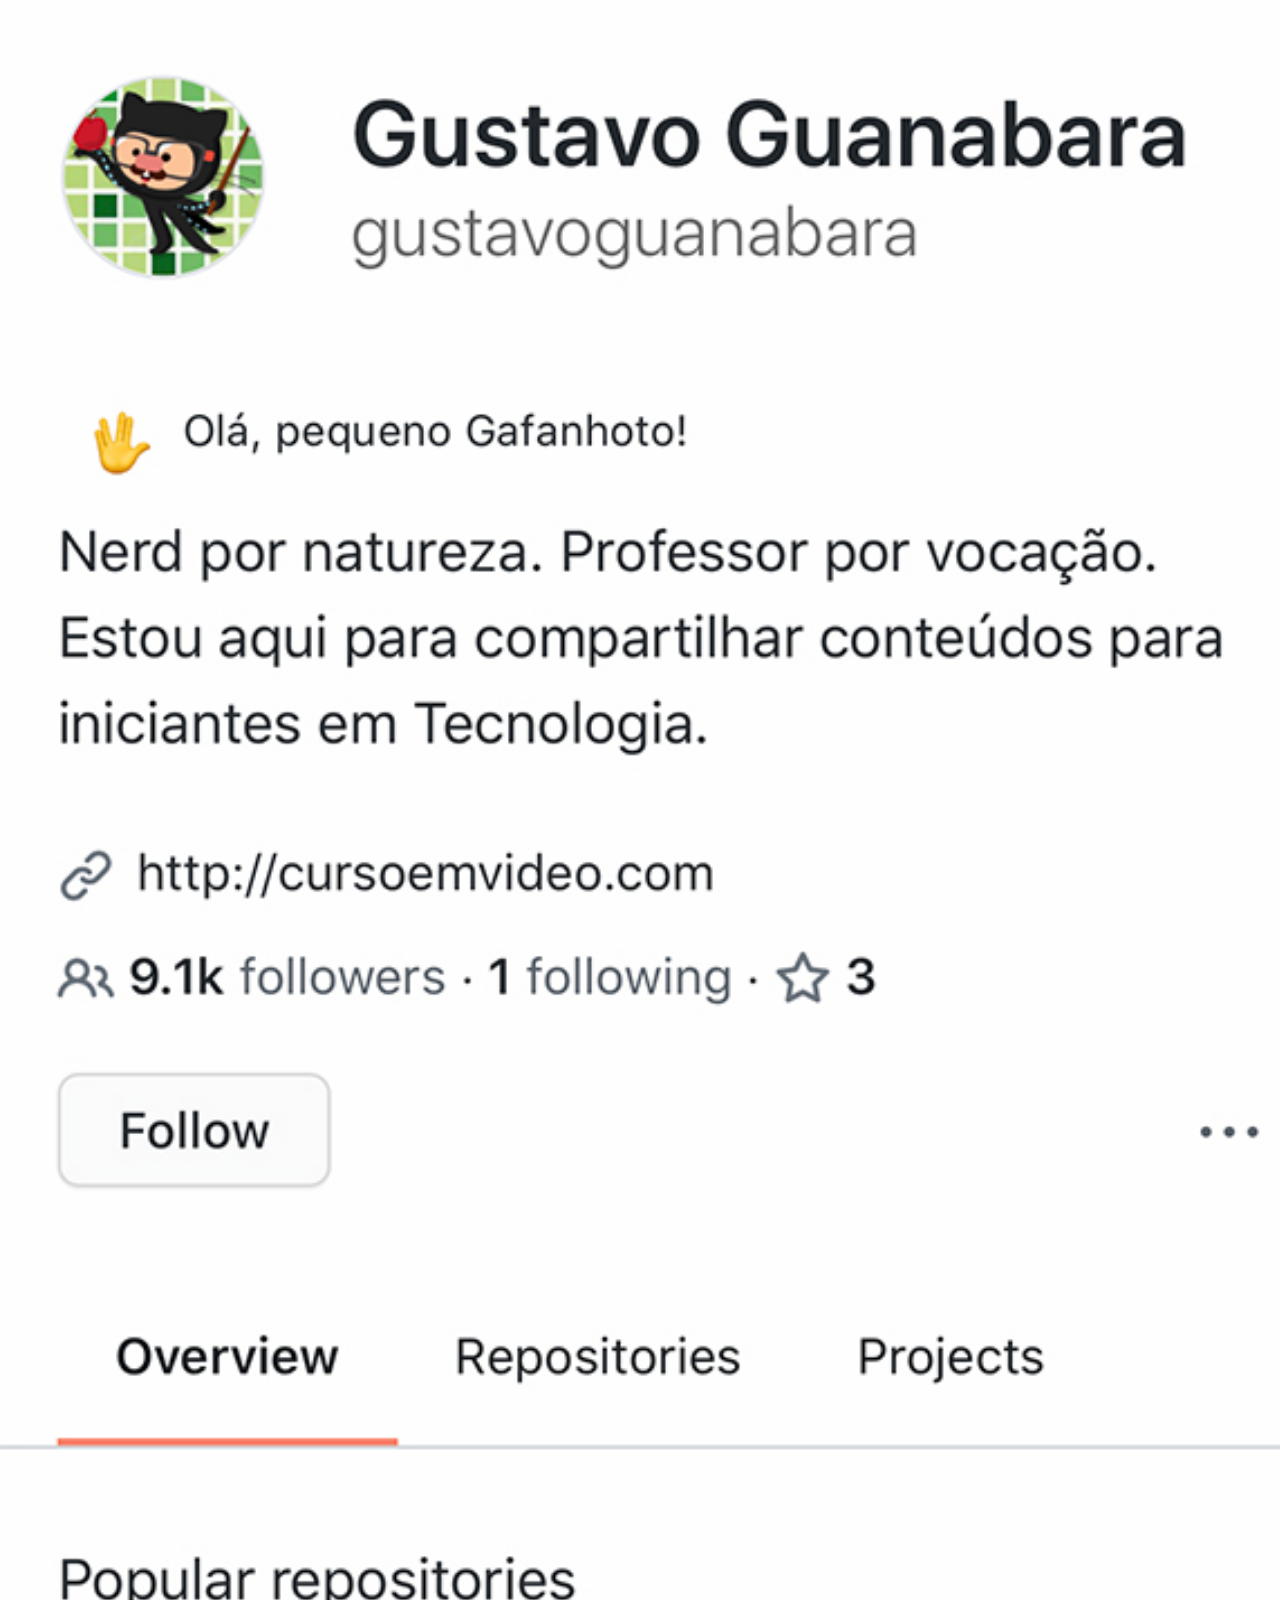
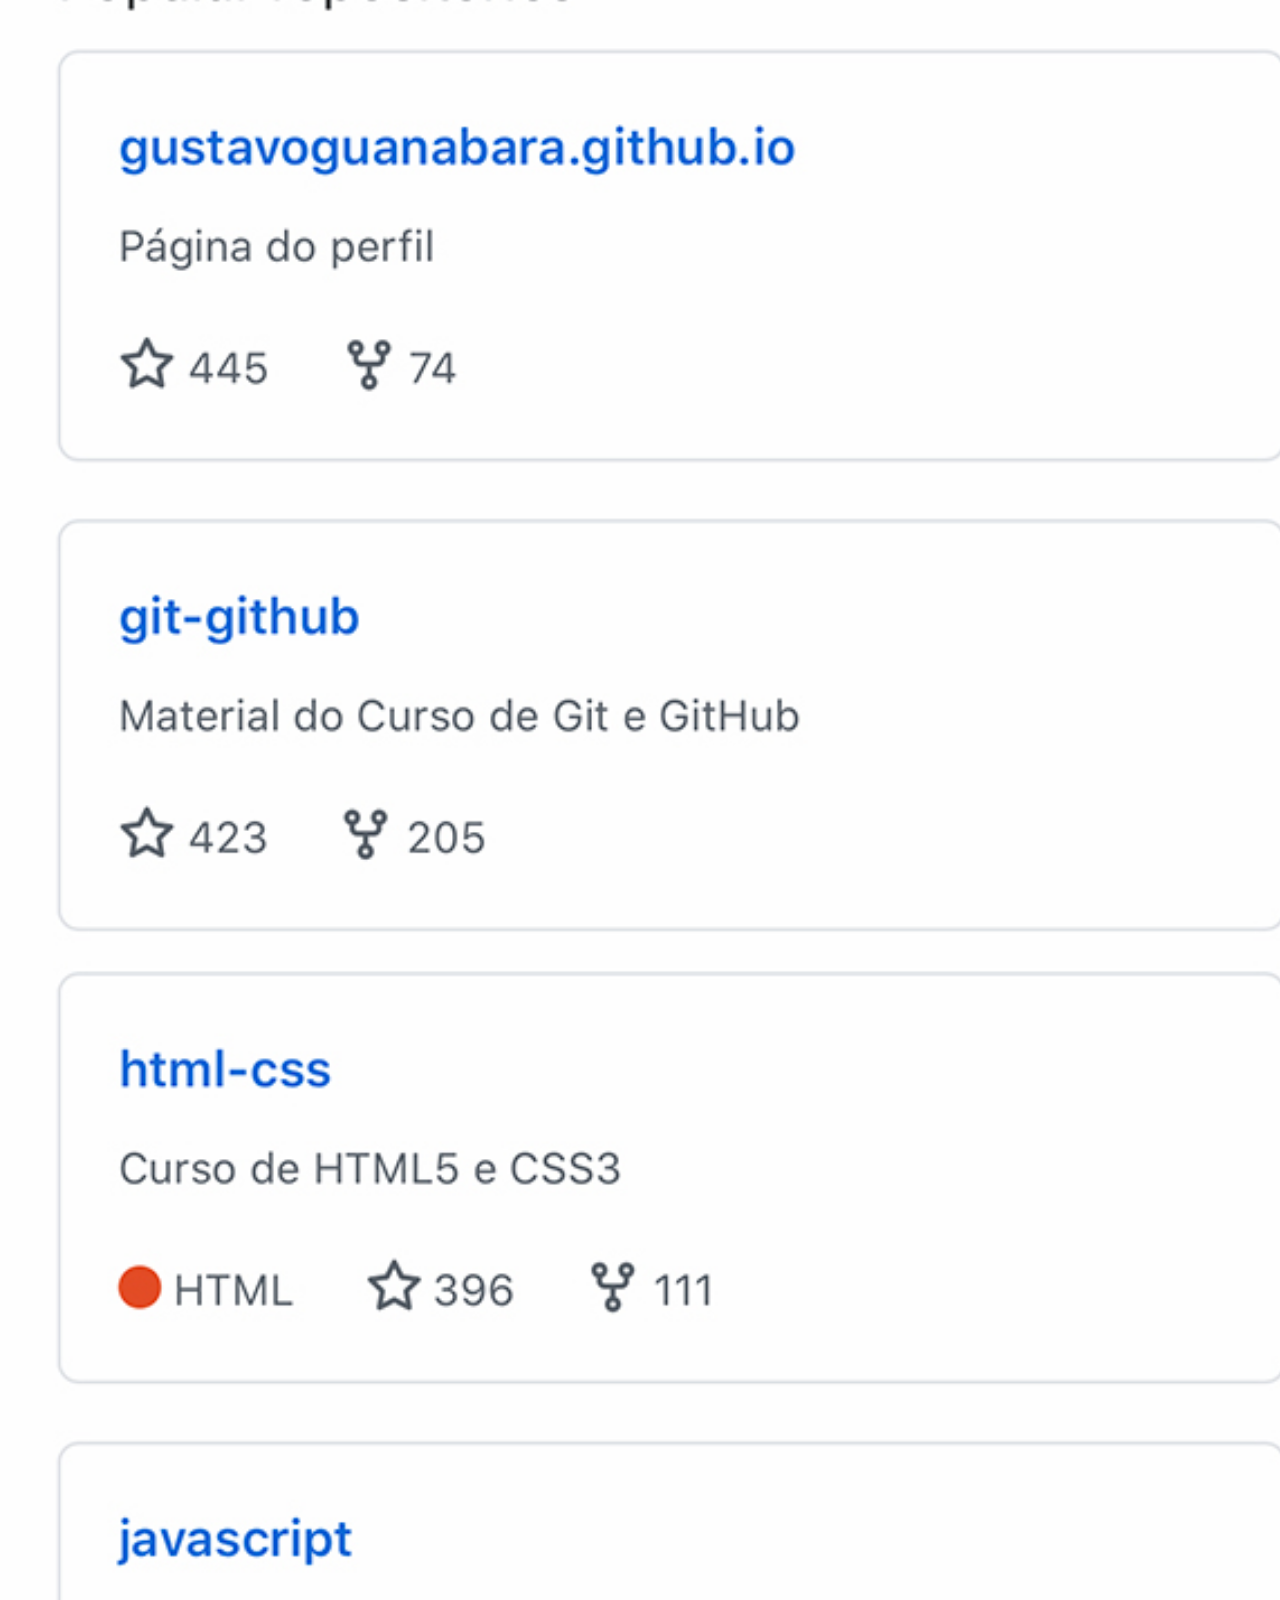
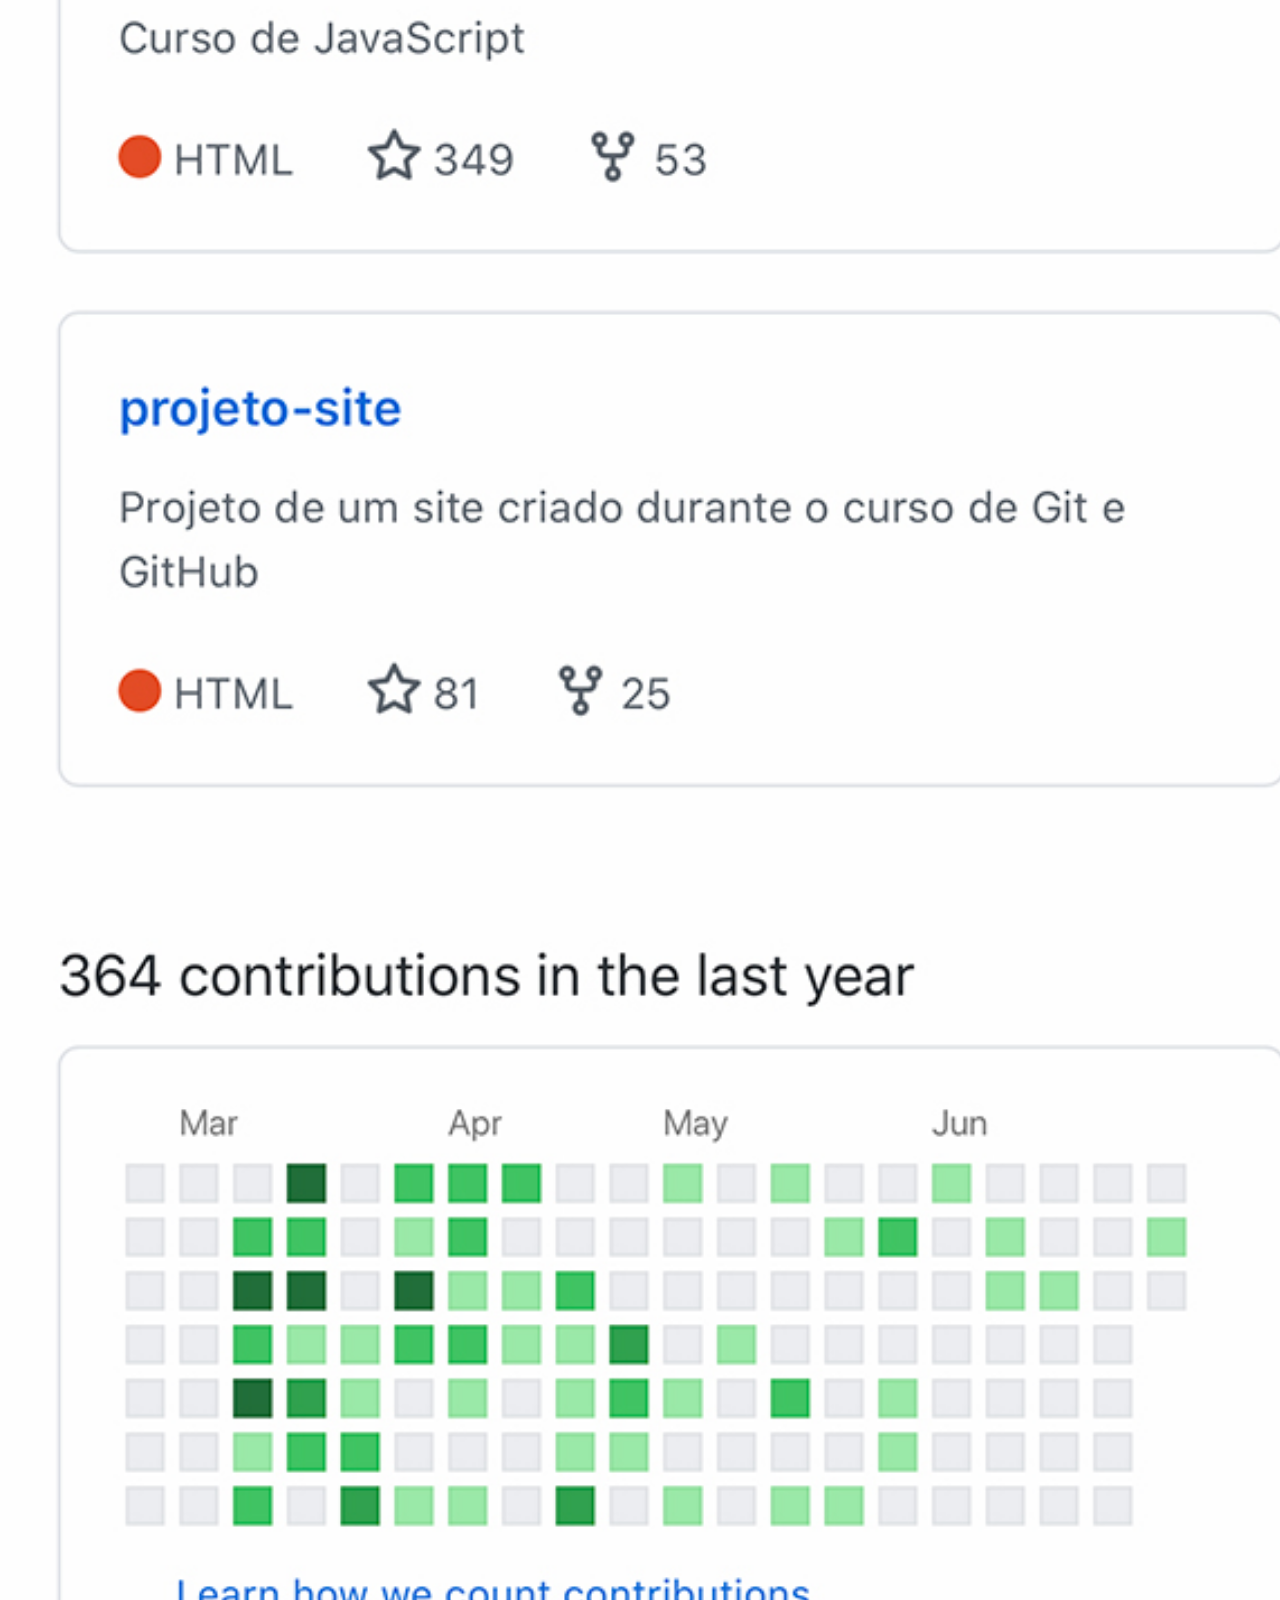
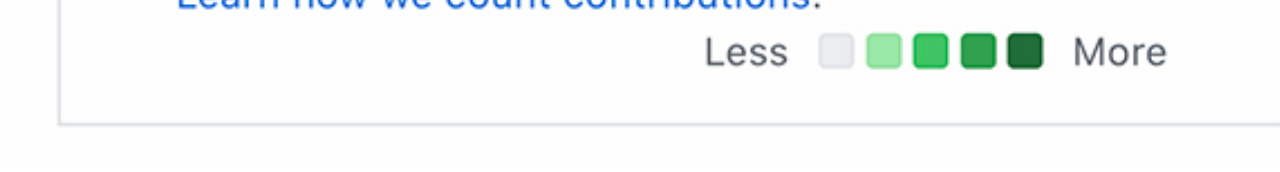
<file: DESAFIO6/index4.html>
<!DOCTYPE html>
<html lang="pt-br">
<head>
    <meta charset="UTF-8">
    <meta name="viewport" content="width=device-width, initial-scale=1.0">
    <title>Home</title>
    <style>
       *{
        margin: 0px;
        padding: 0px;
       }
       ::-webkit-scrollbar{
        width: 0px;
        height: 0px;
       }
       img{
        width: 105vw;

    }
    </style>
</head>
<body>
    <main><img src="arquivos/imagens/tela-github.jpg" alt=""></main>
</body>
</html>
</file>
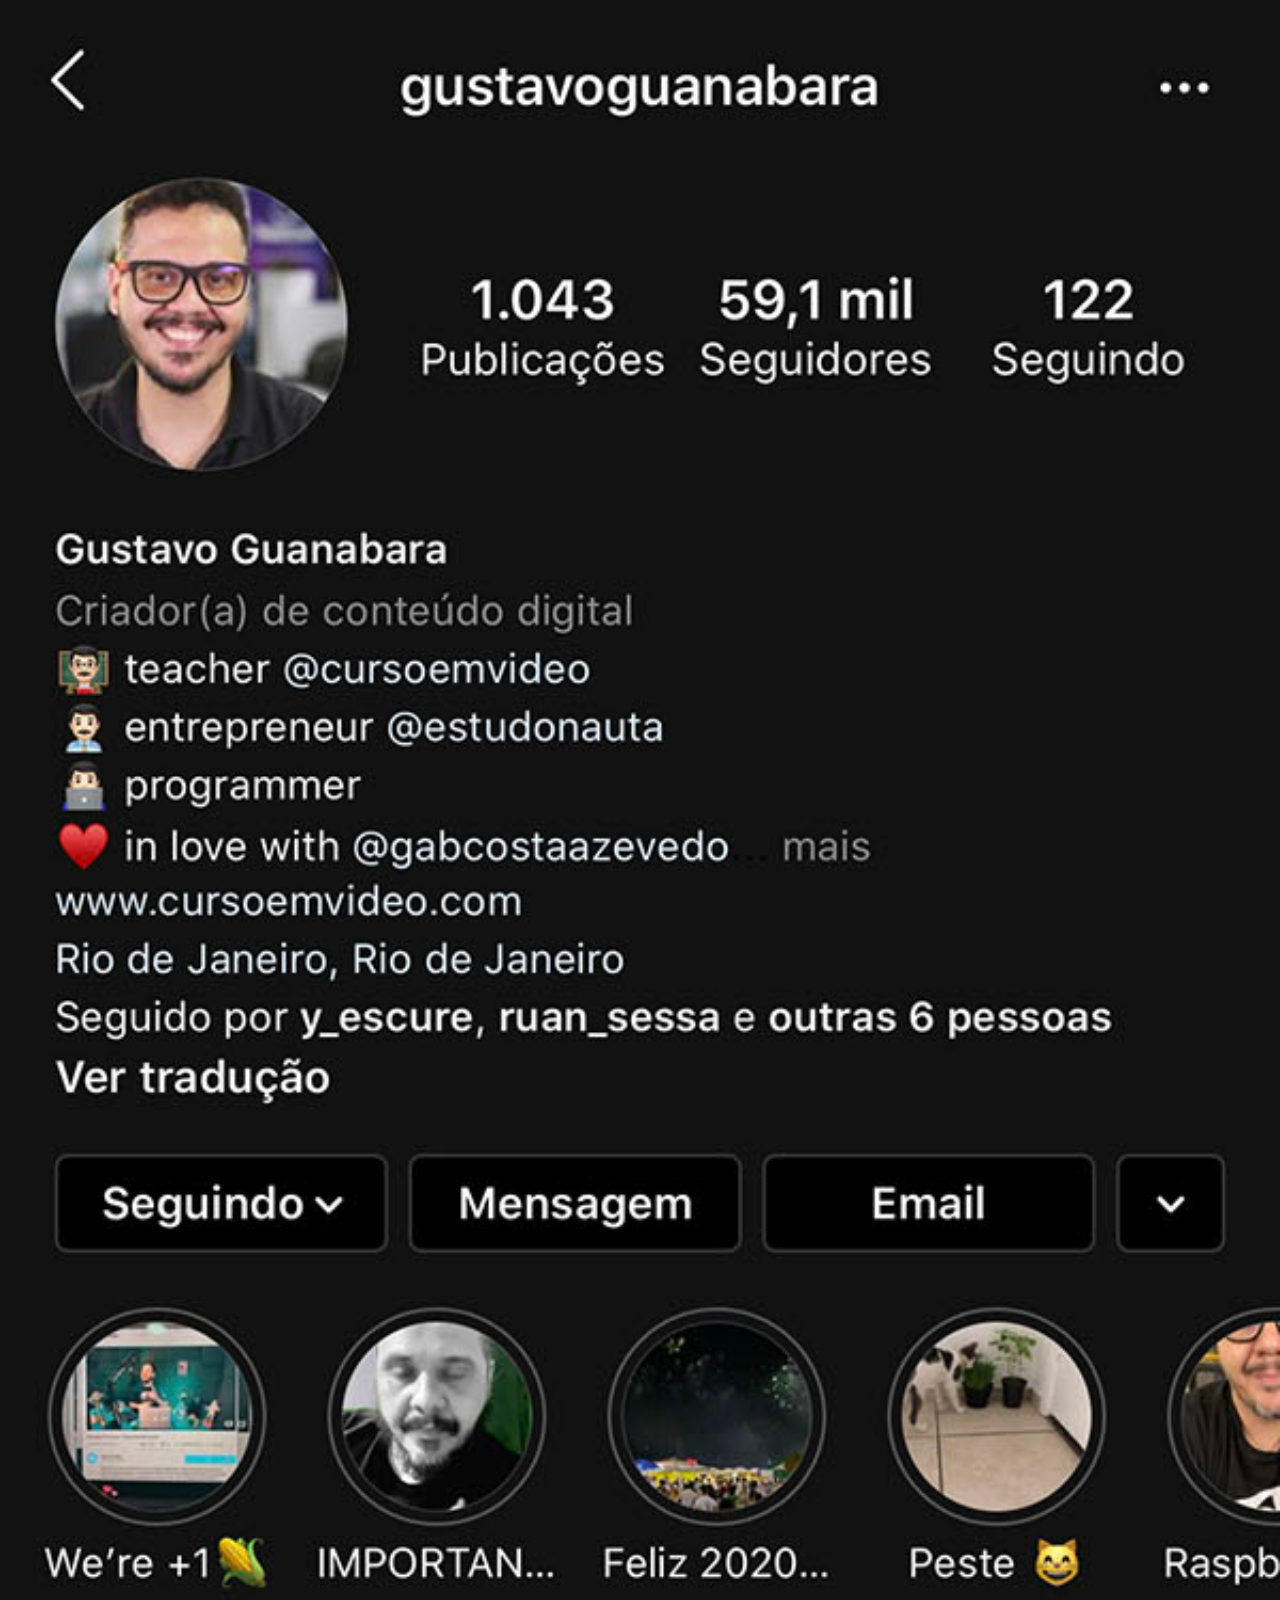
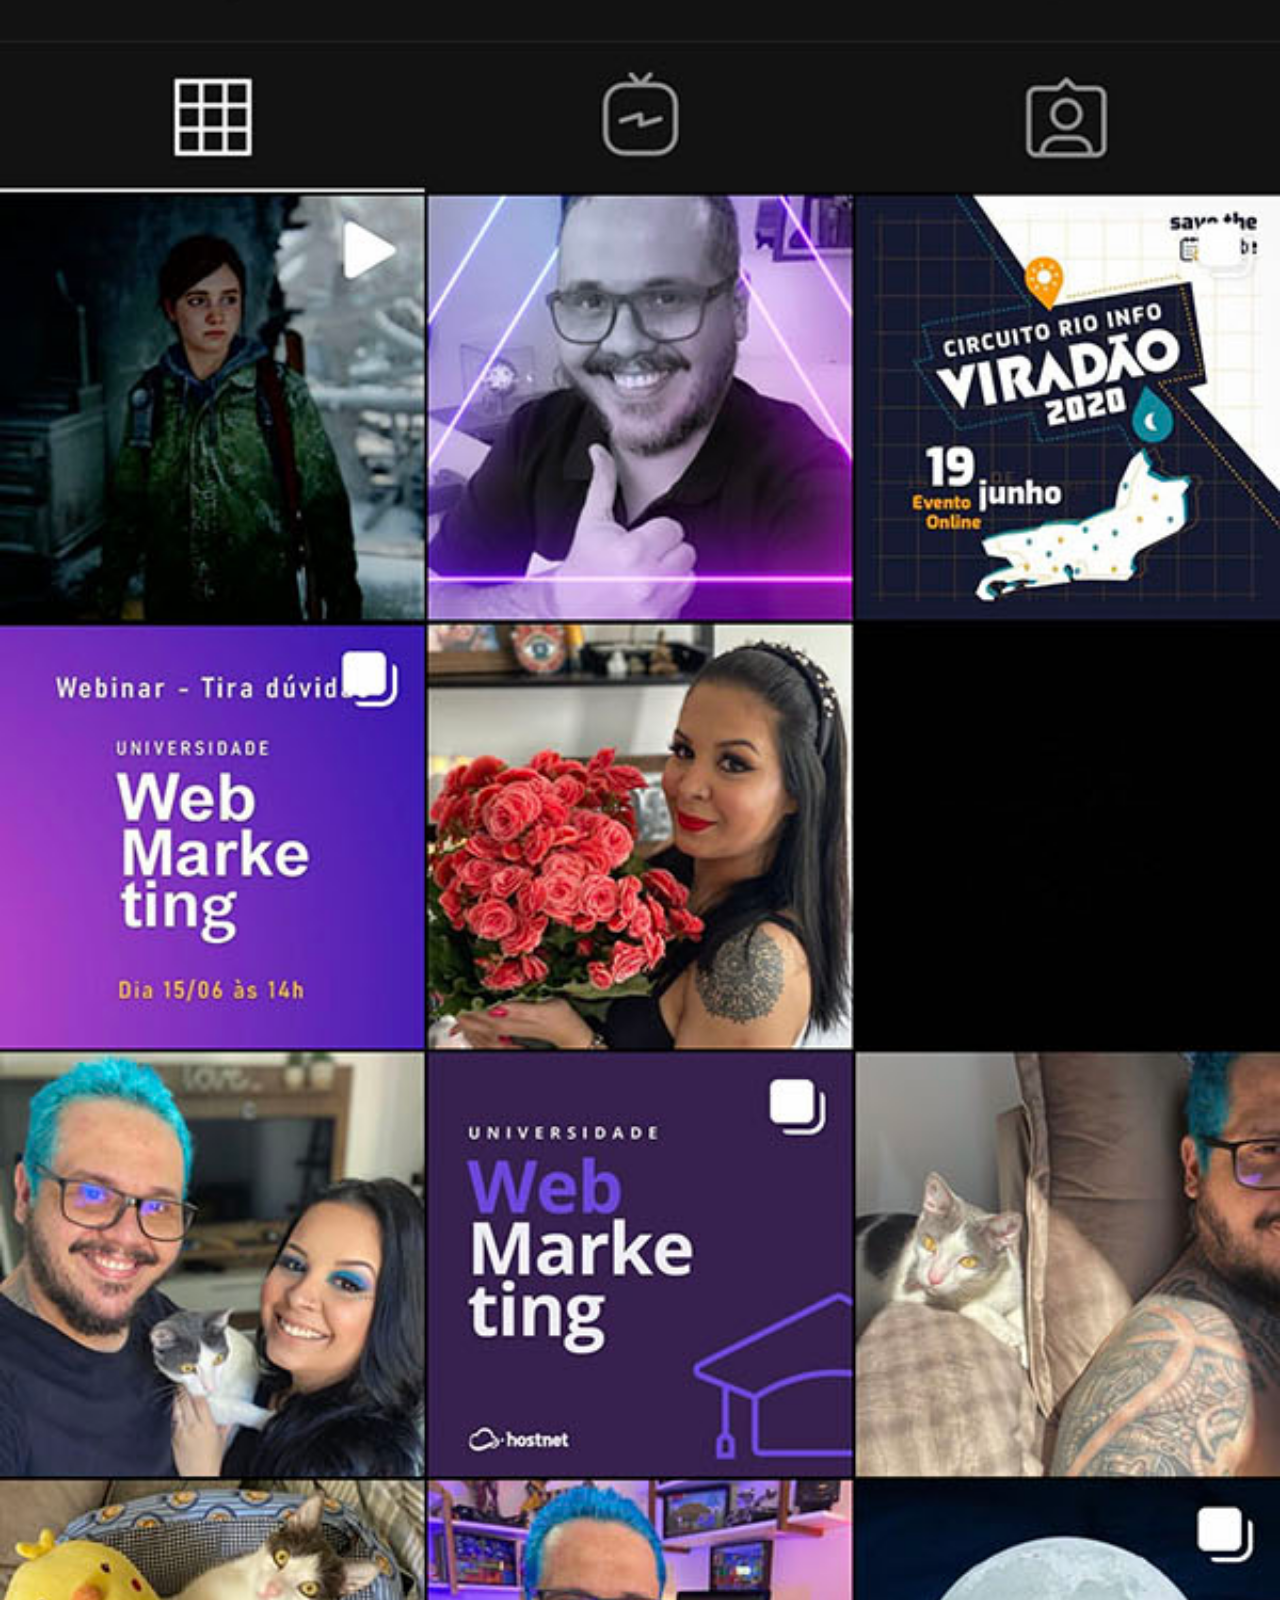
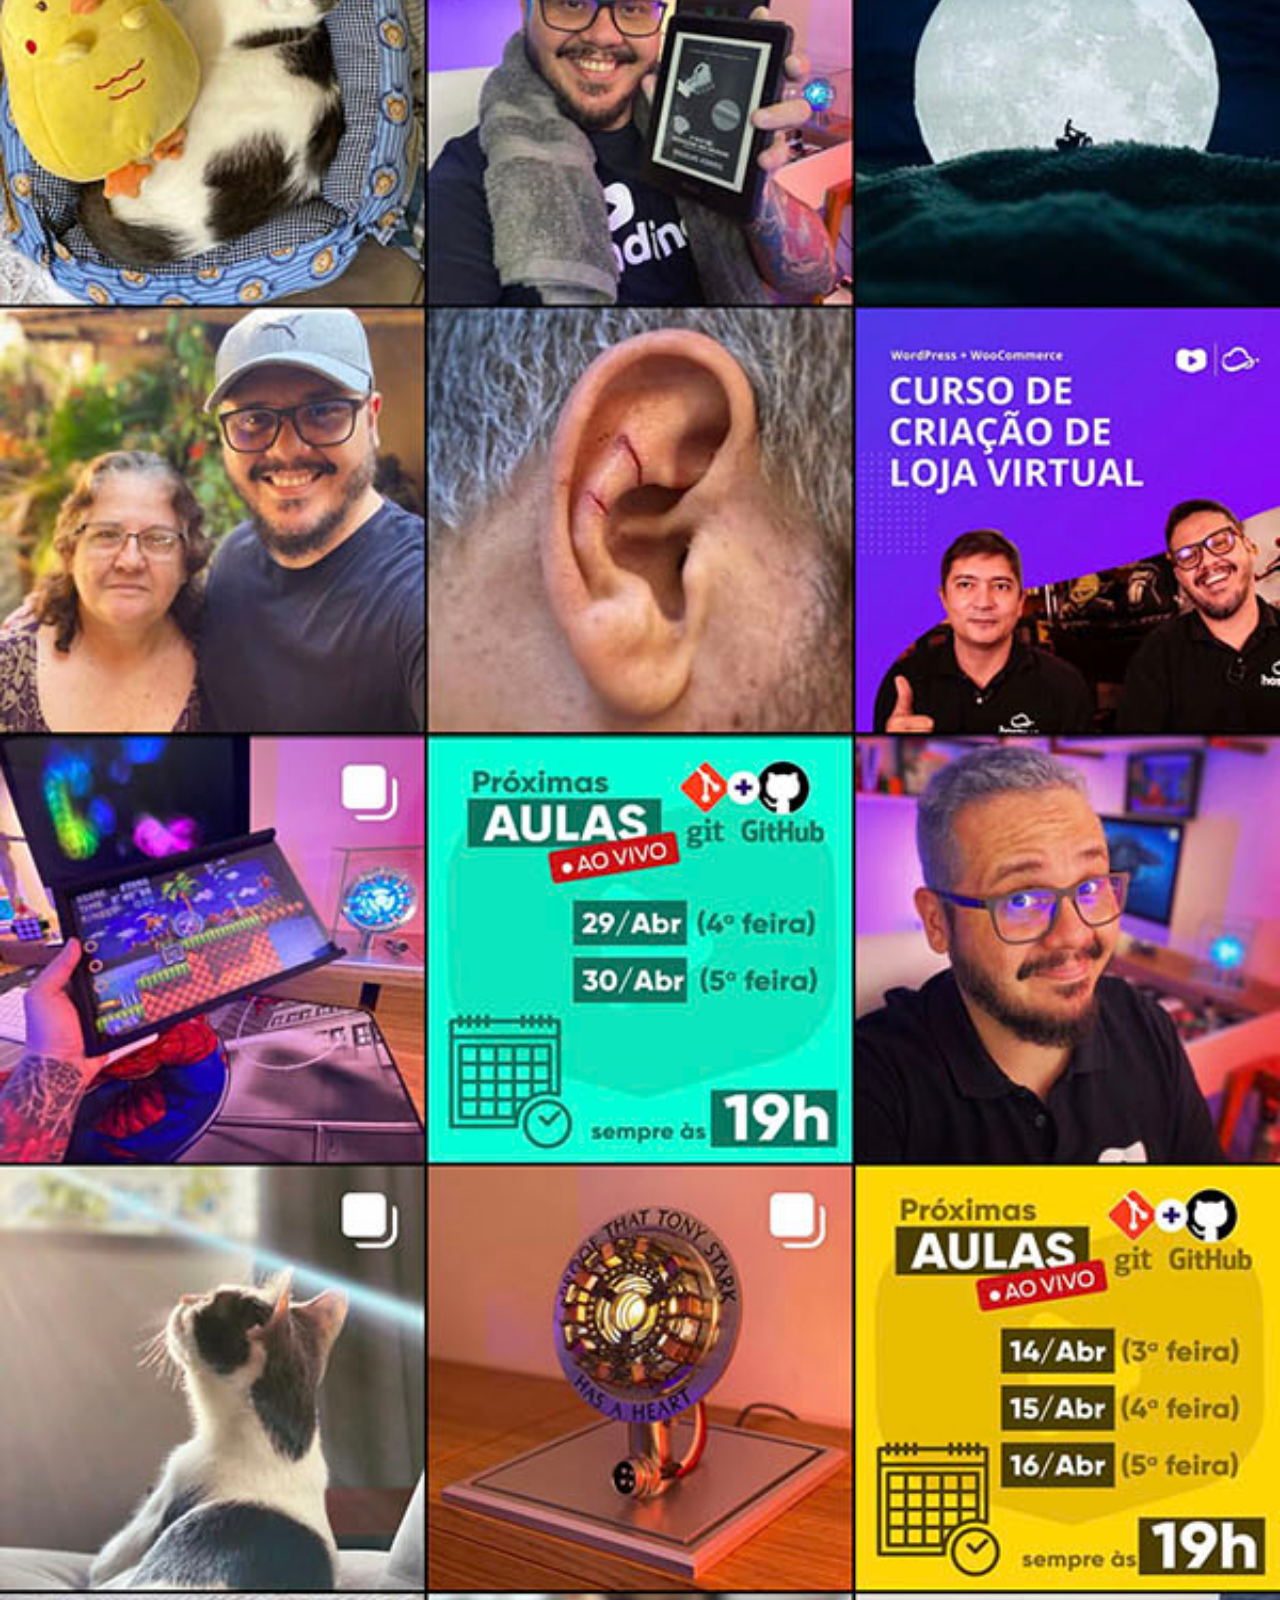
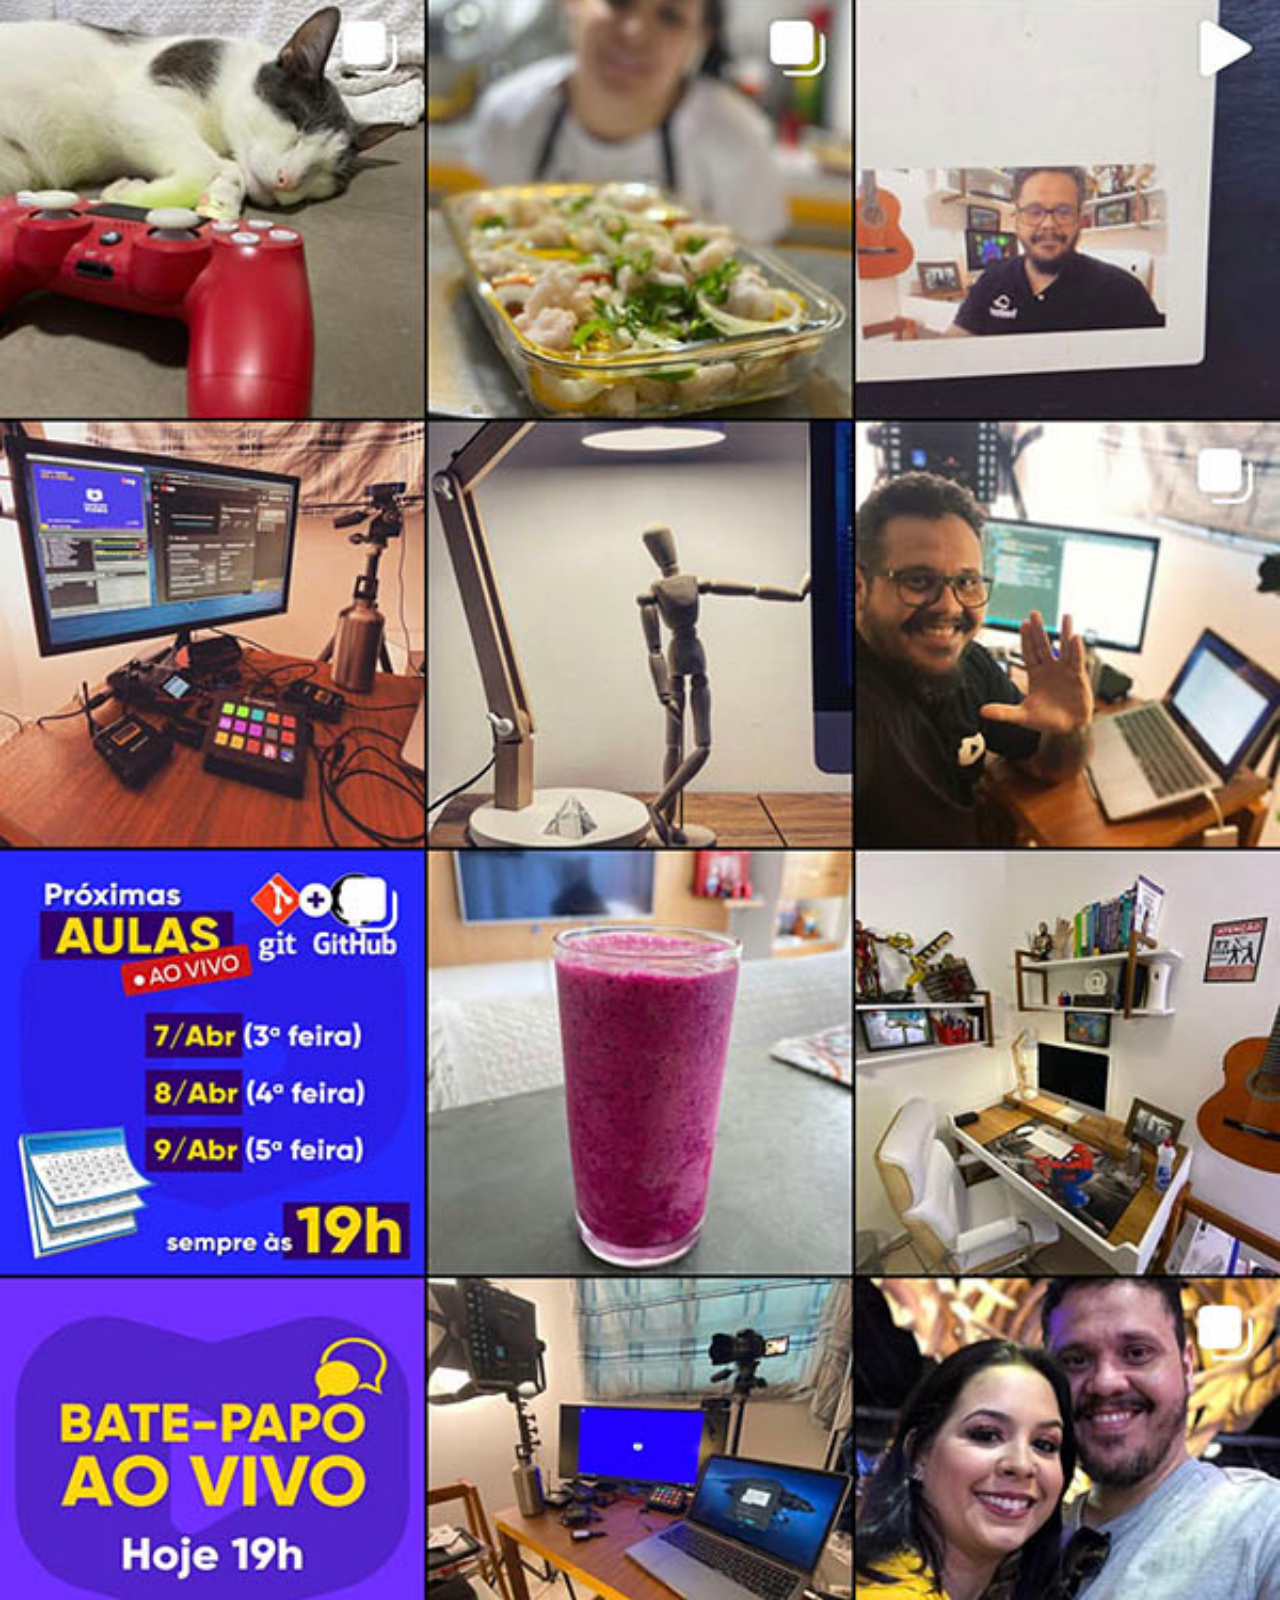
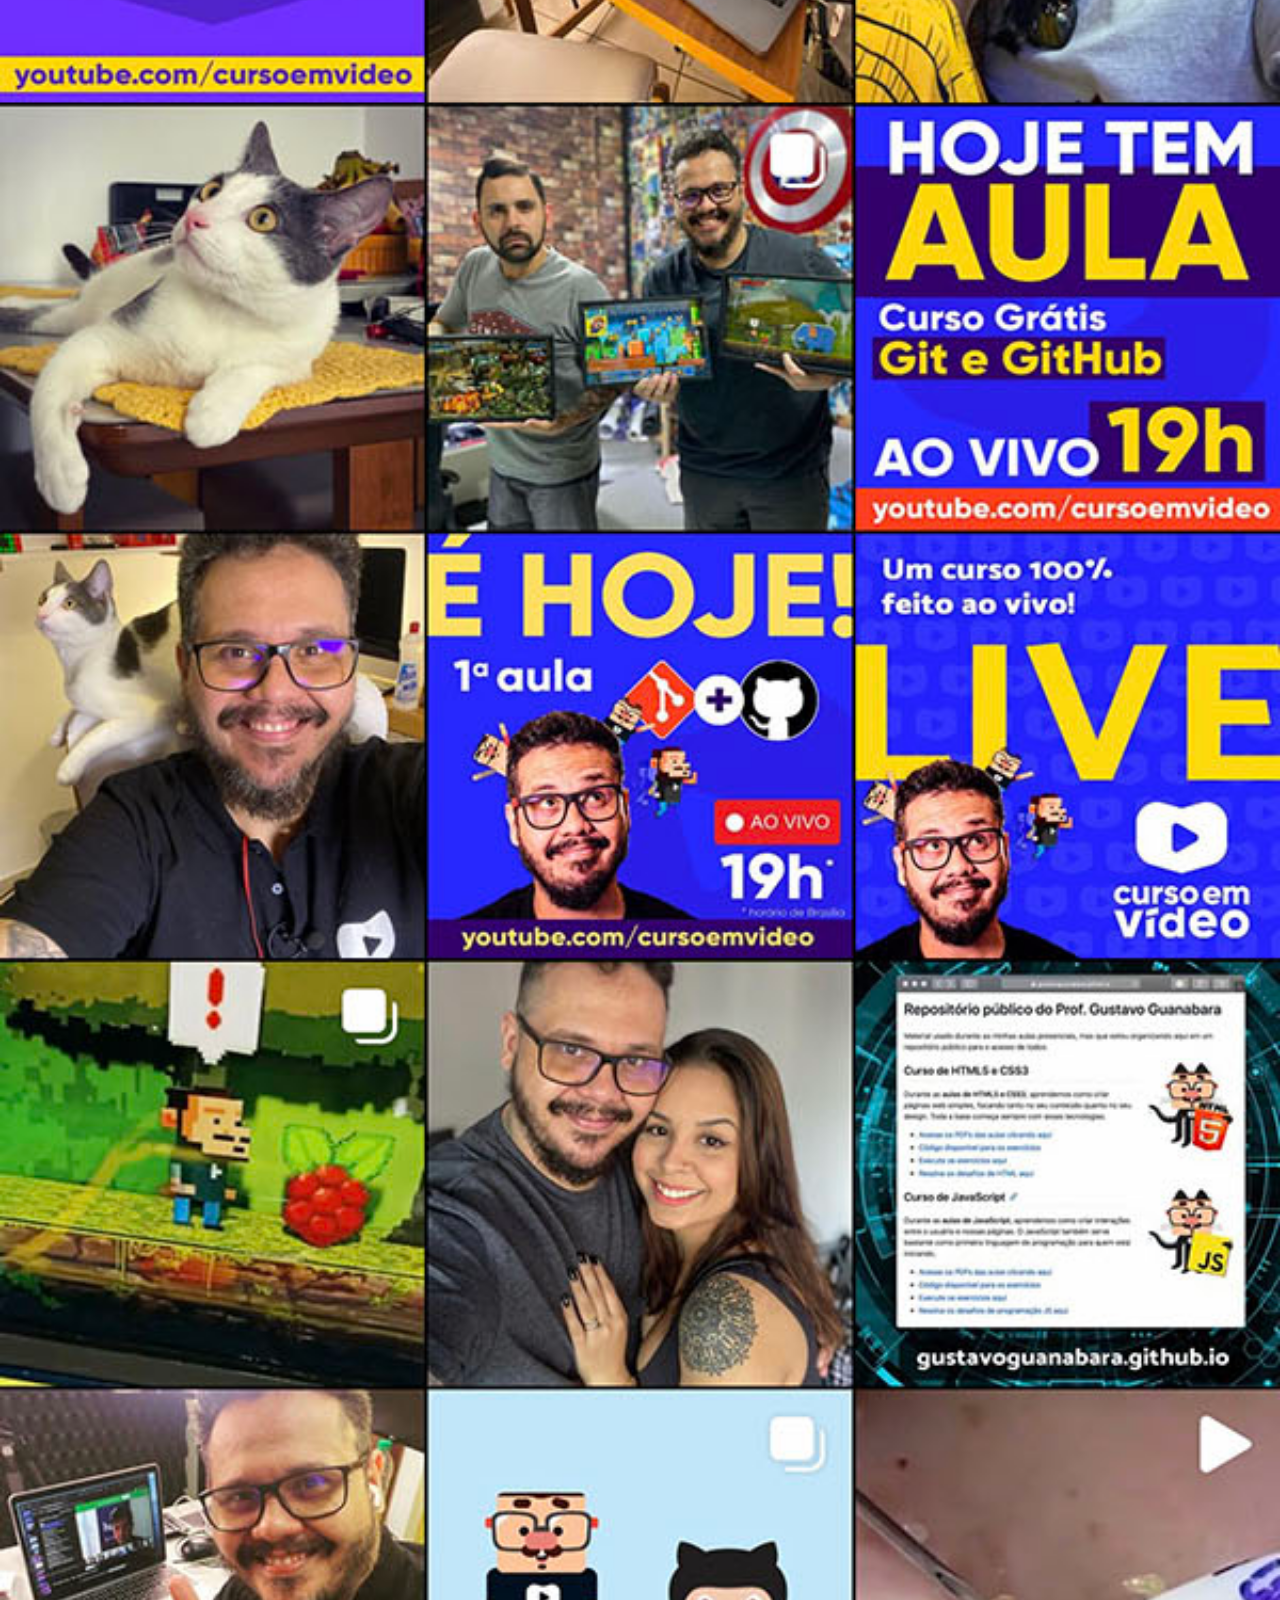
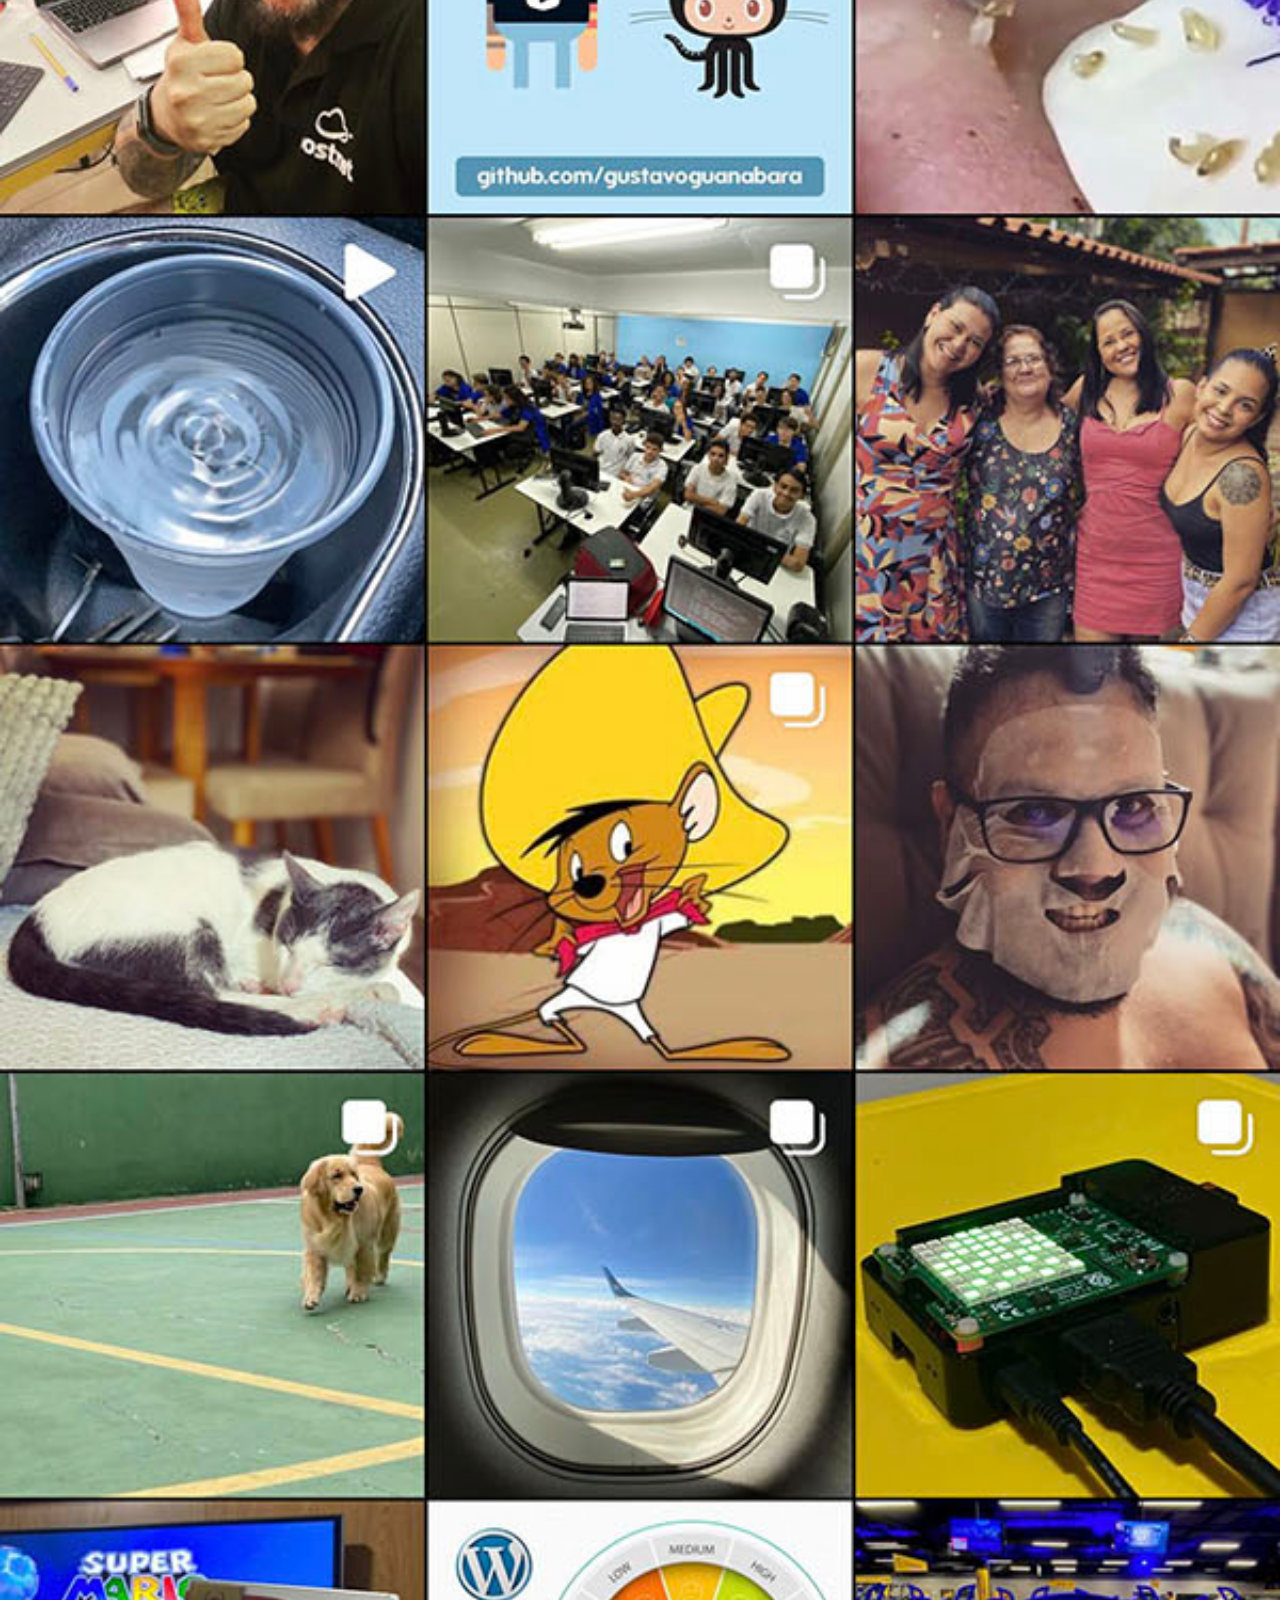
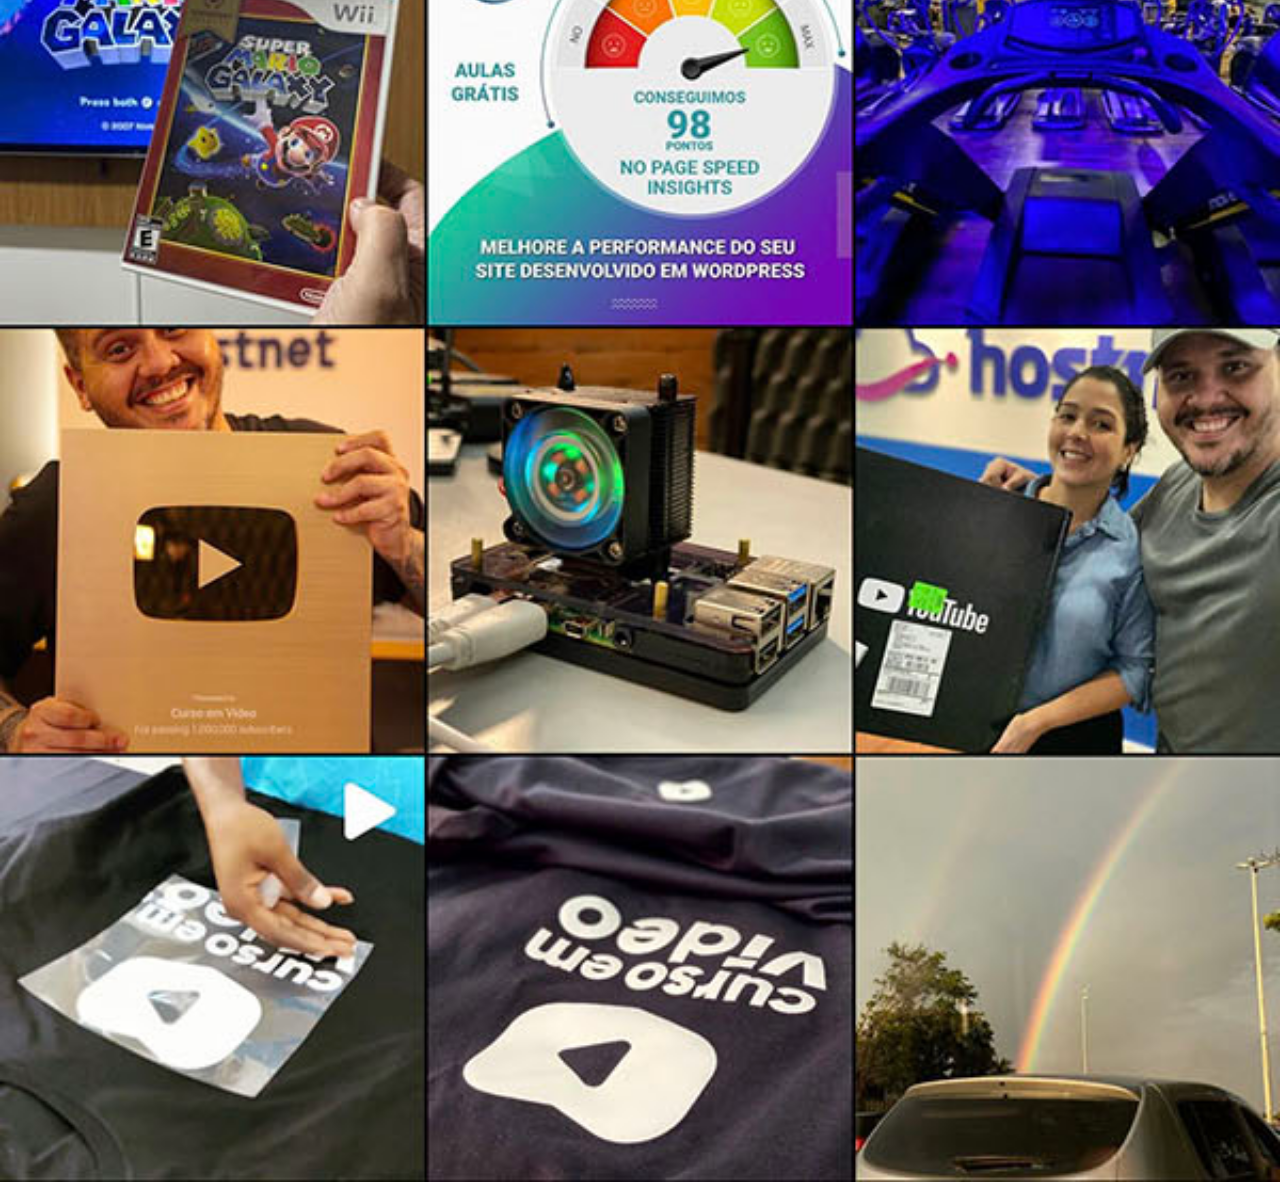
<file: DESAFIO6/index5.html>
<!DOCTYPE html>
<html lang="pt-br">
<head>
    <meta charset="UTF-8">
    <meta name="viewport" content="width=device-width, initial-scale=1.0">
    <title>Home</title>
    <style>
       *{
        margin: 0px;
        padding: 0px;
       }
       ::-webkit-scrollbar{
        width: 0px;
        height: 0px;    /* SERVE PARA SUMIR OCM SCROOL BAR */
       }
       img{
        width: 100vw;
    }
    </style>
</head>
<body>
    <main><img src="arquivos/imagens/tela-instagram.jpg" alt=""></main>
</body>
</html>
</file>
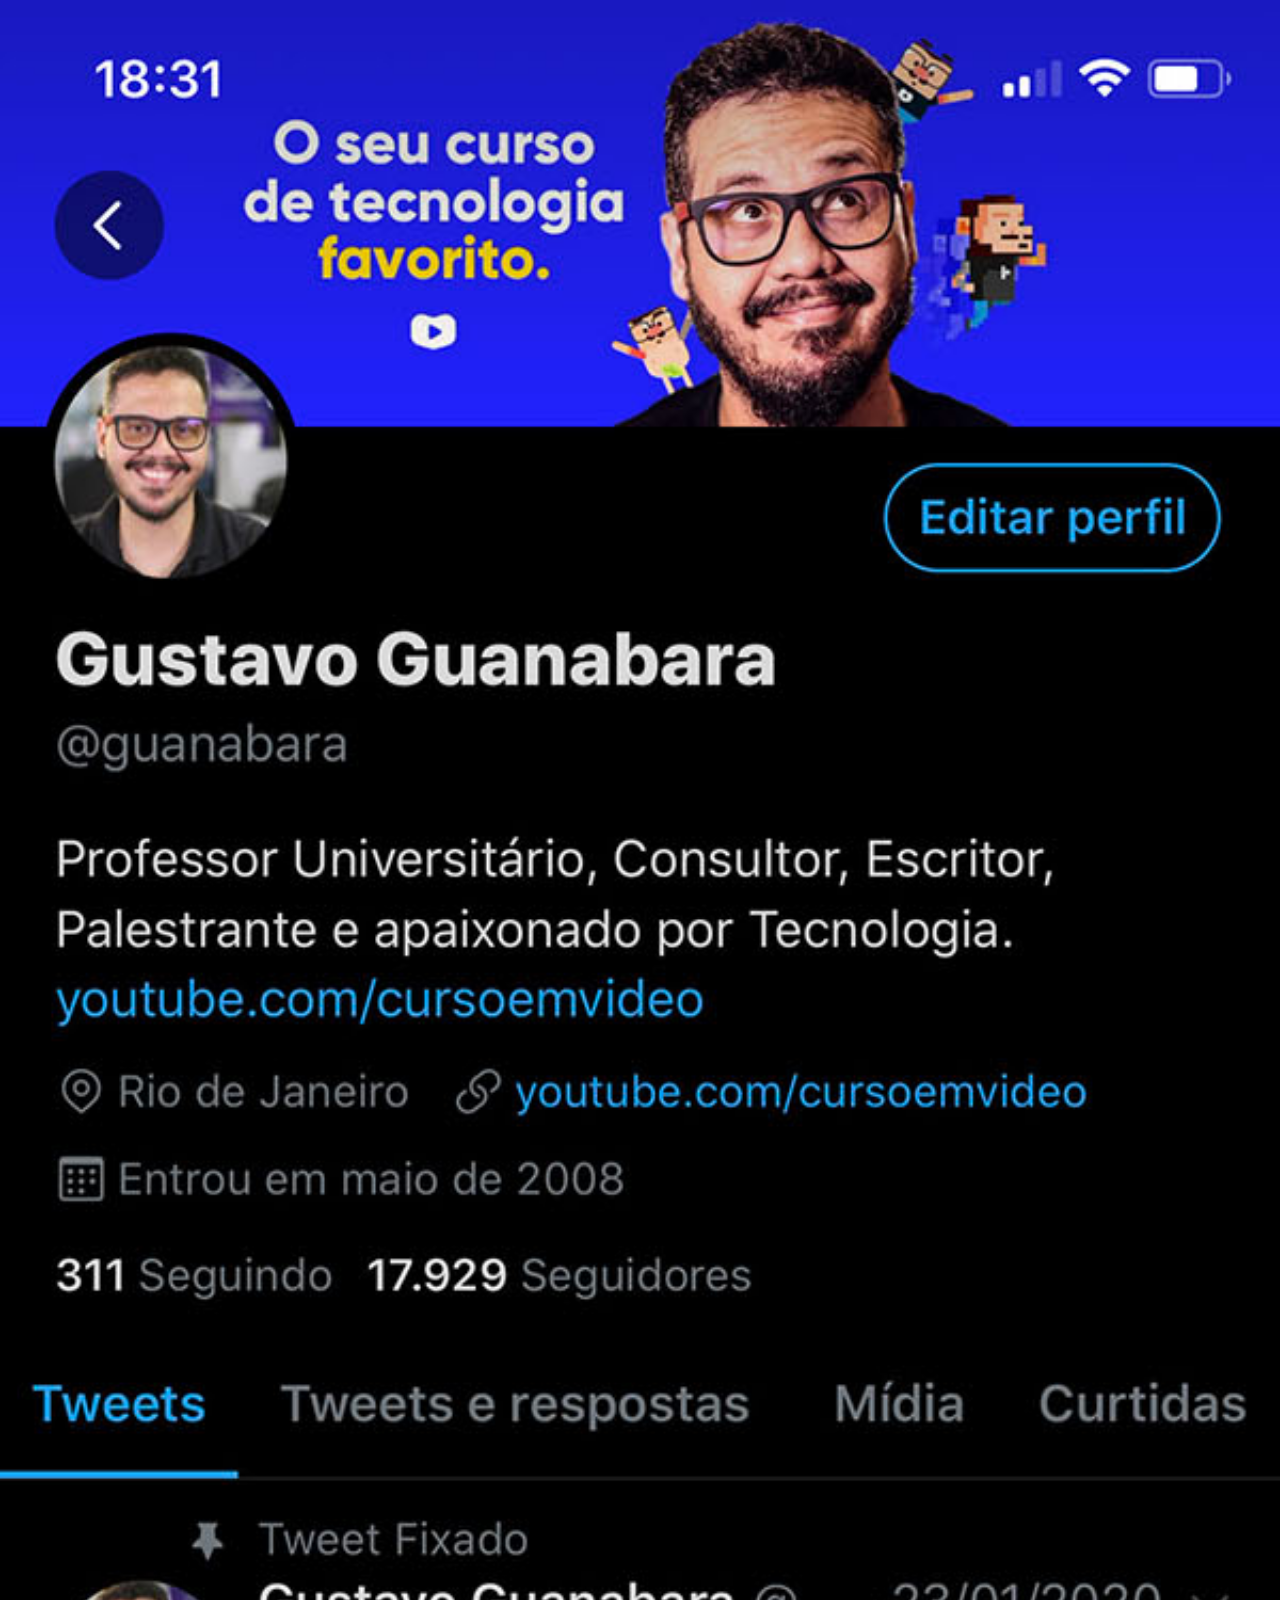
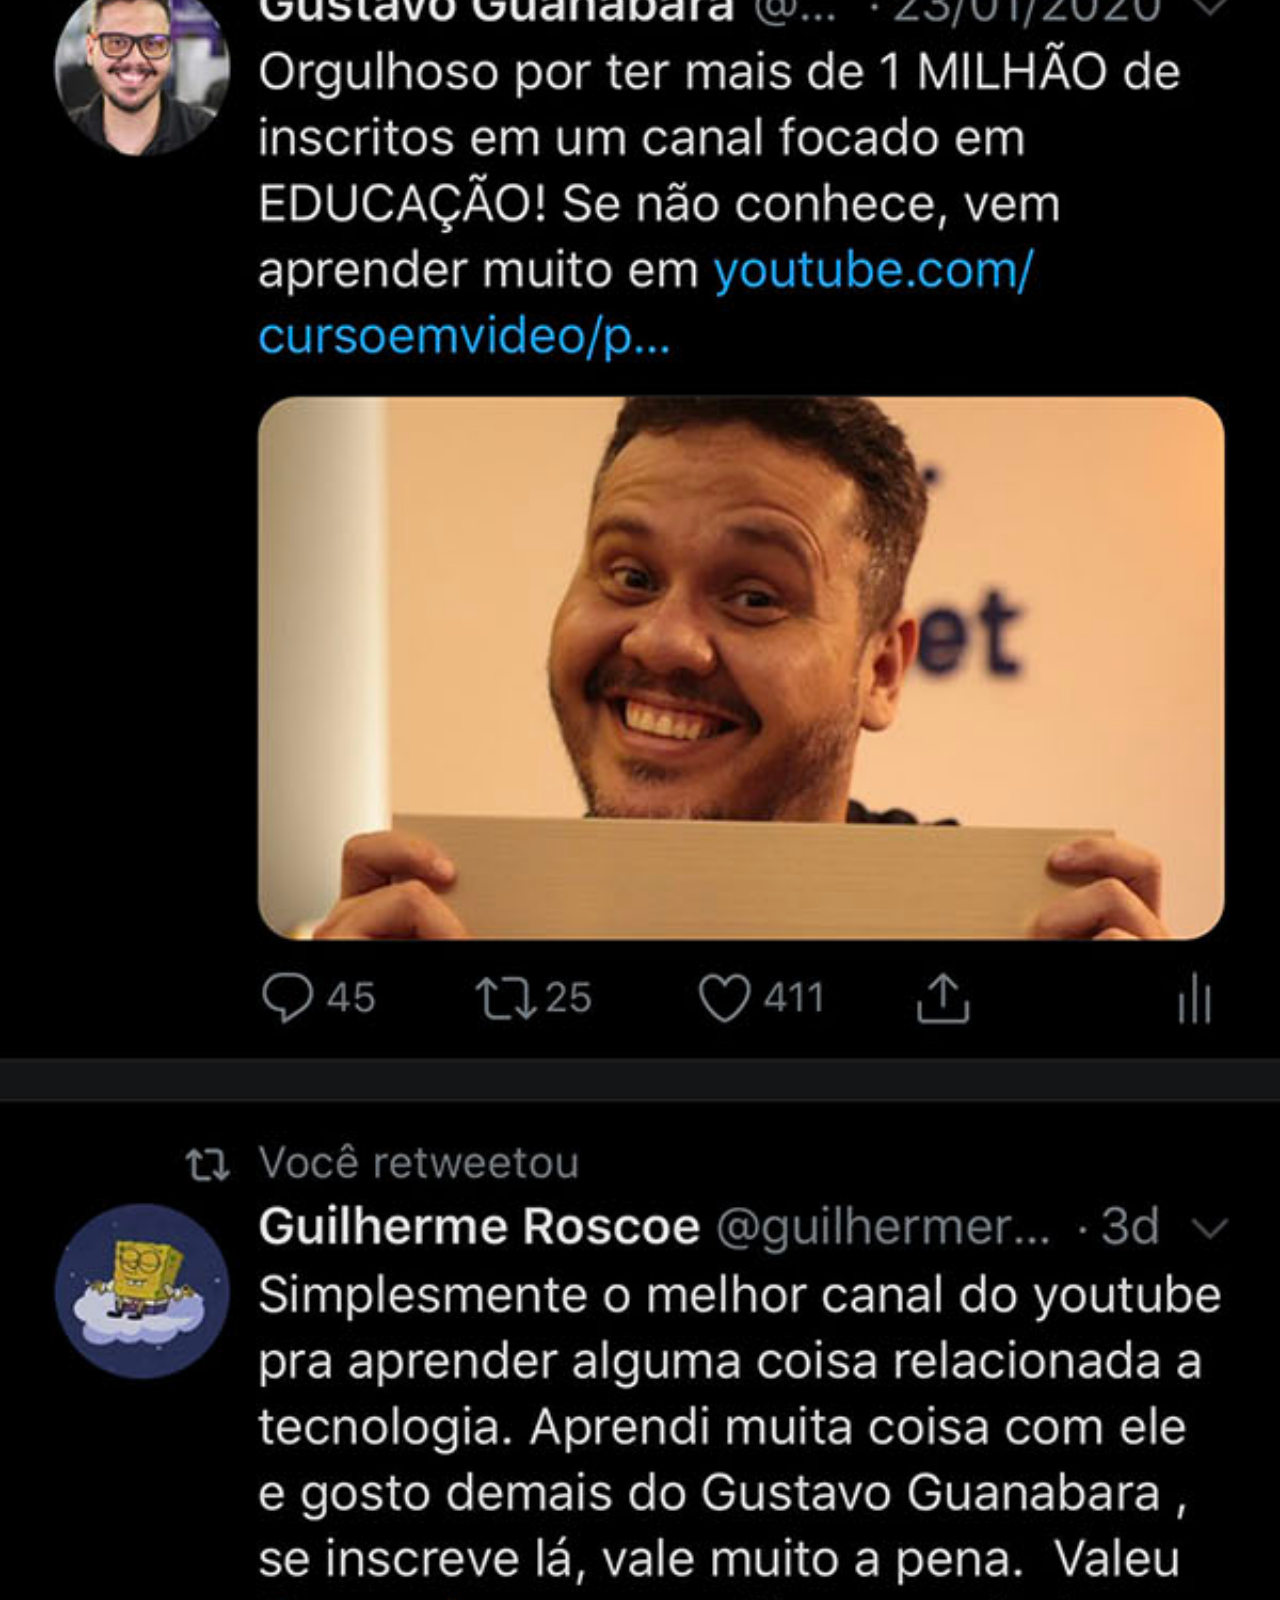
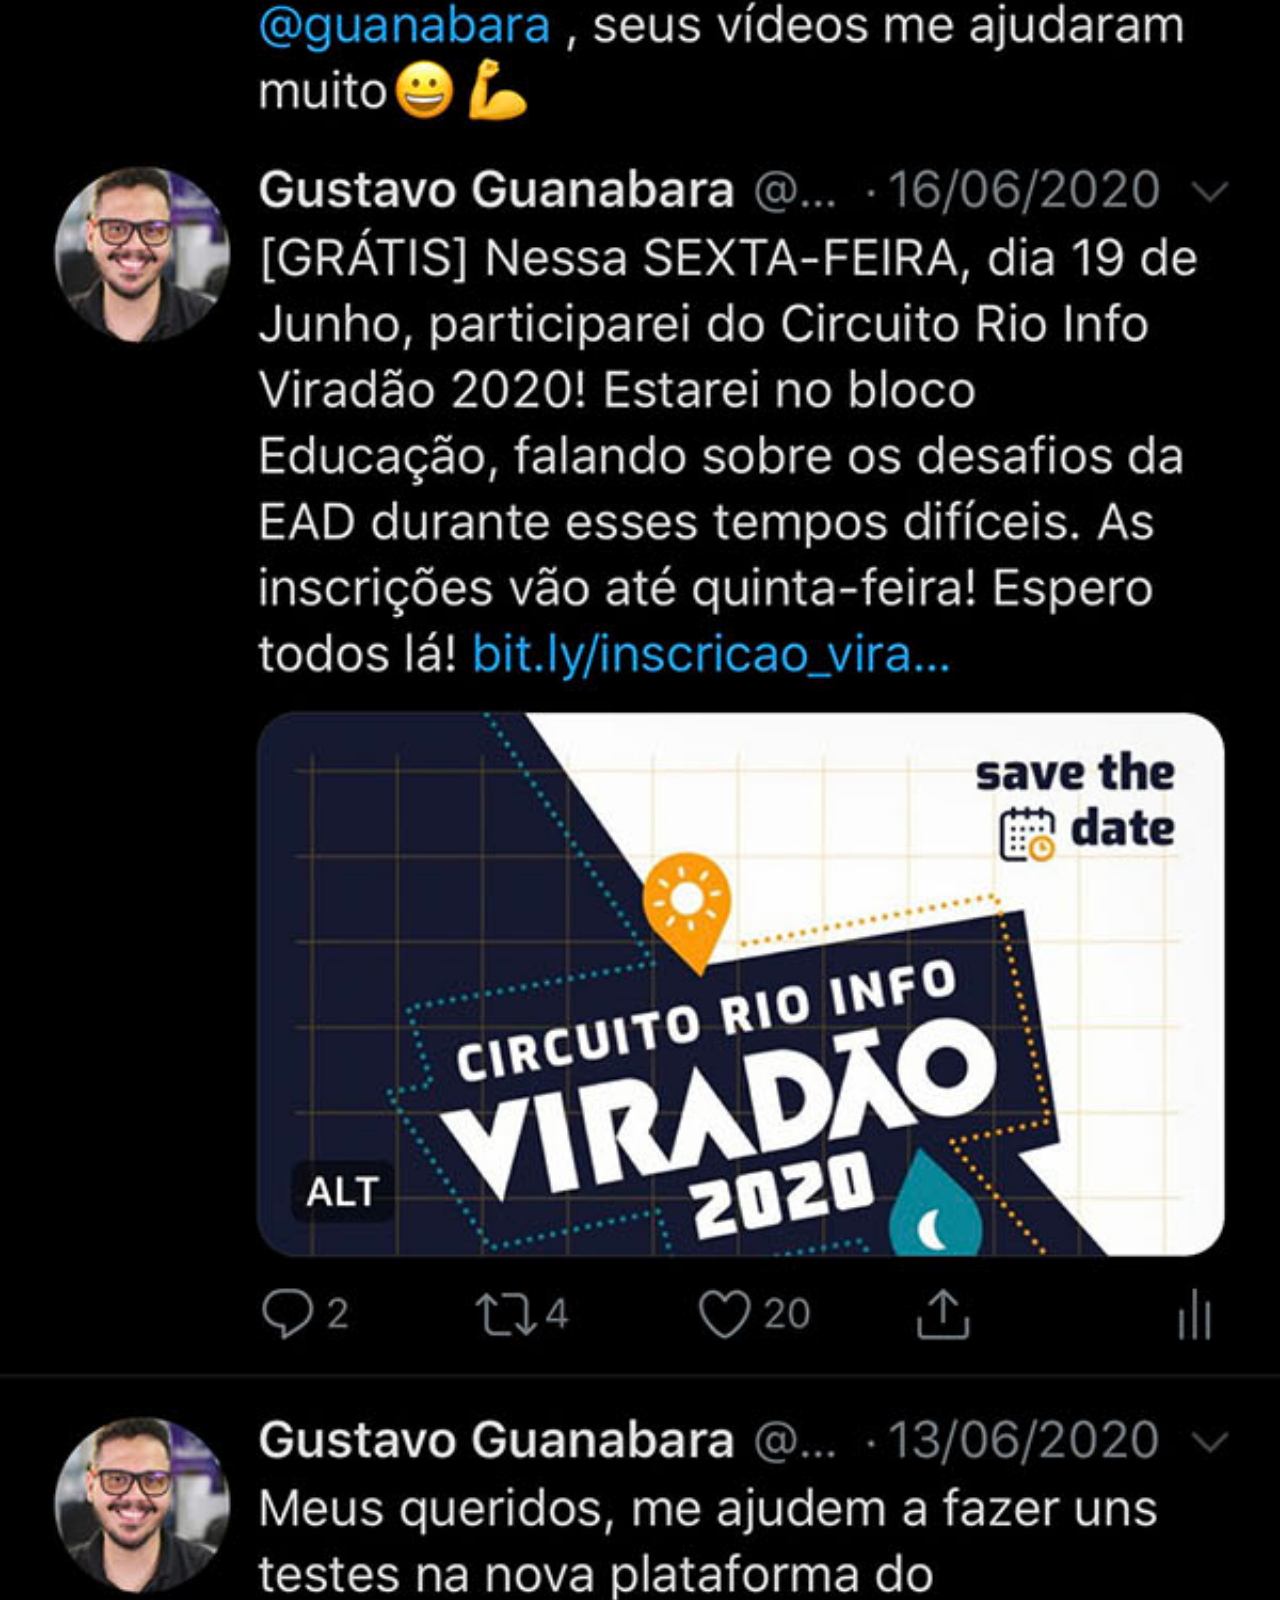
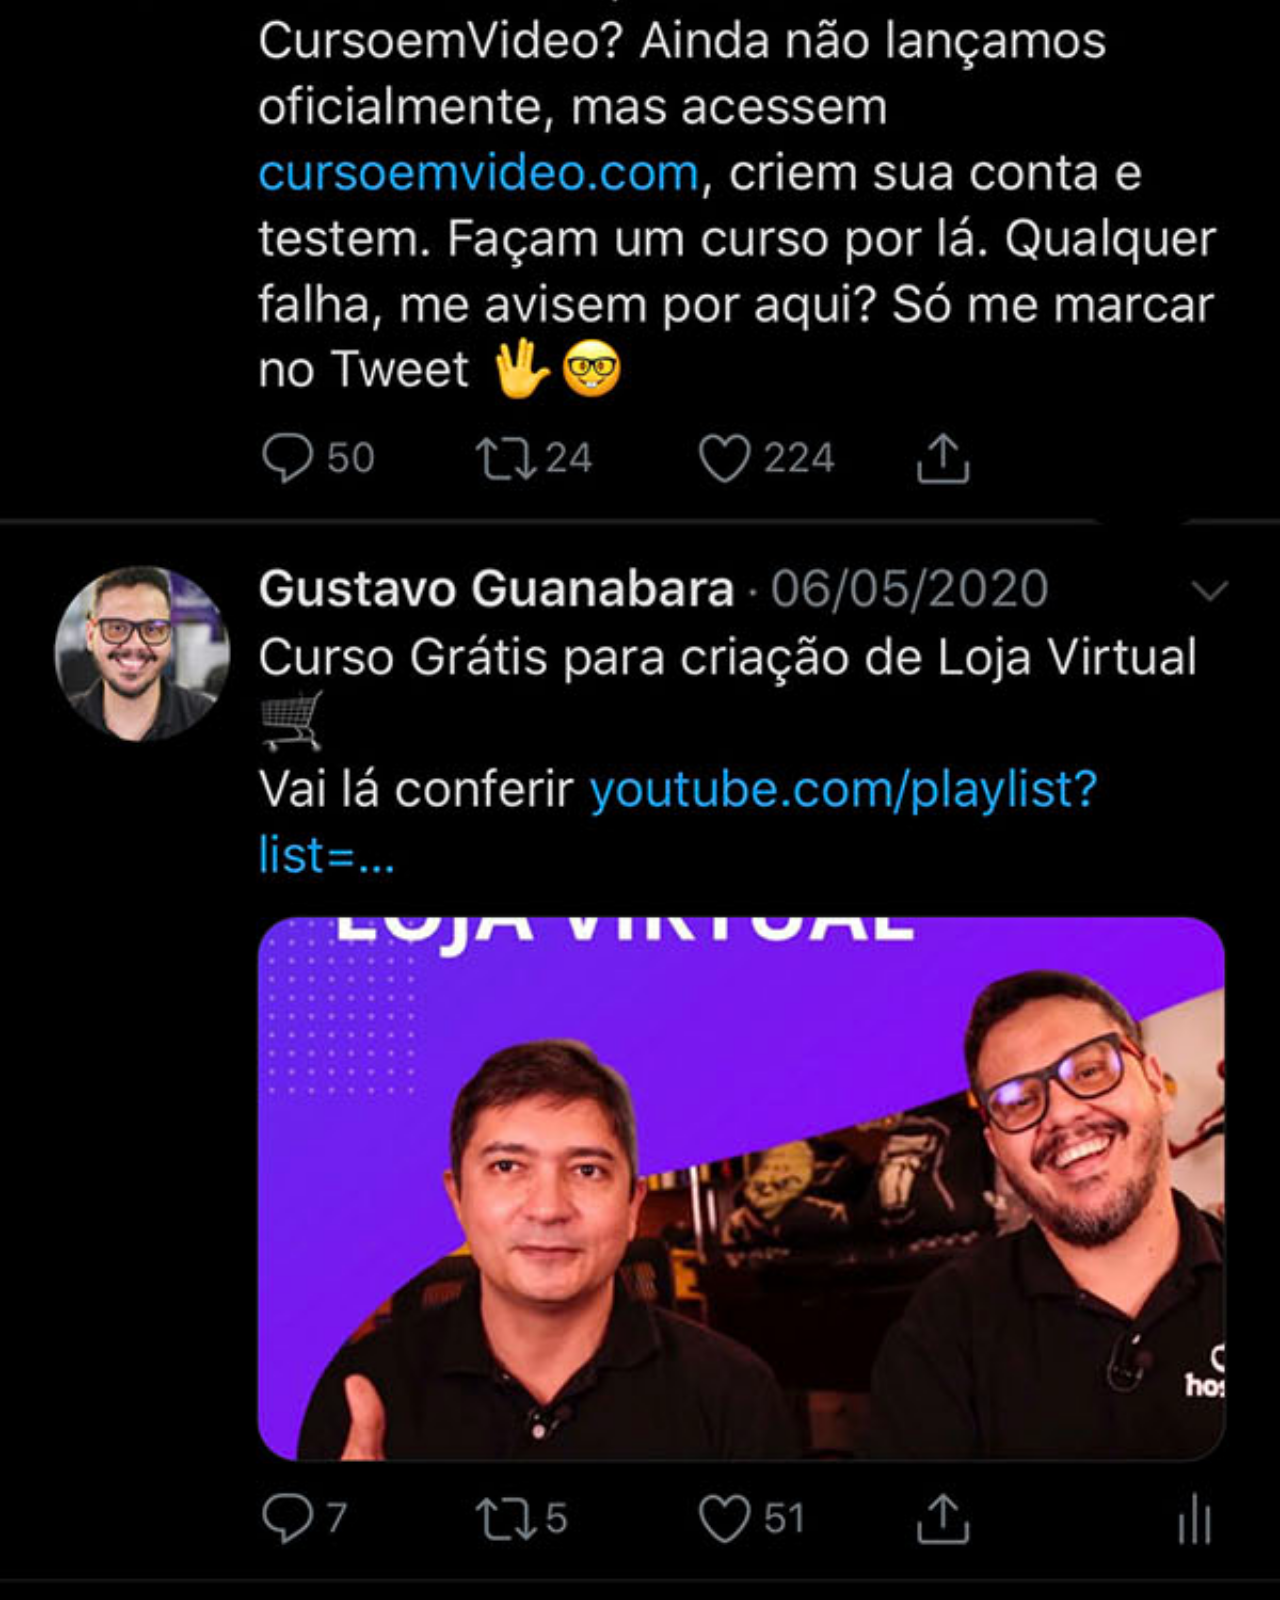
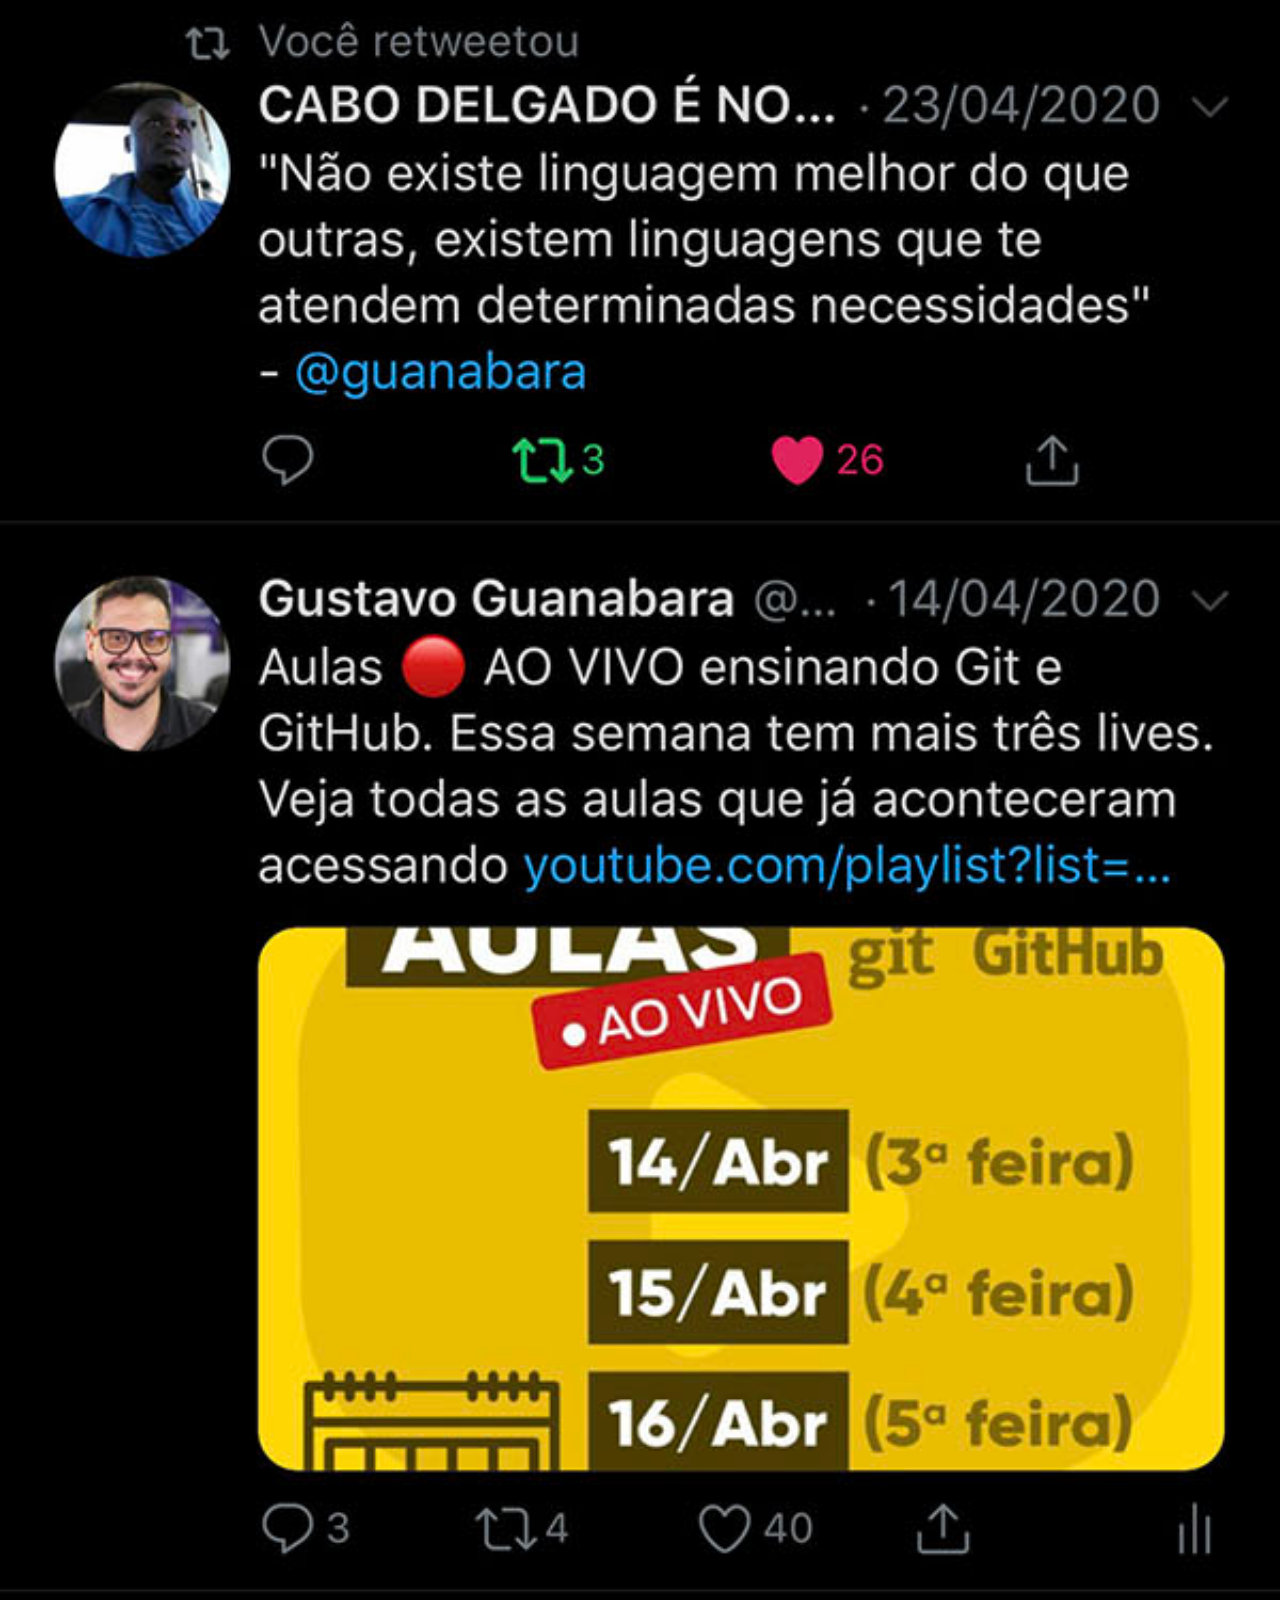
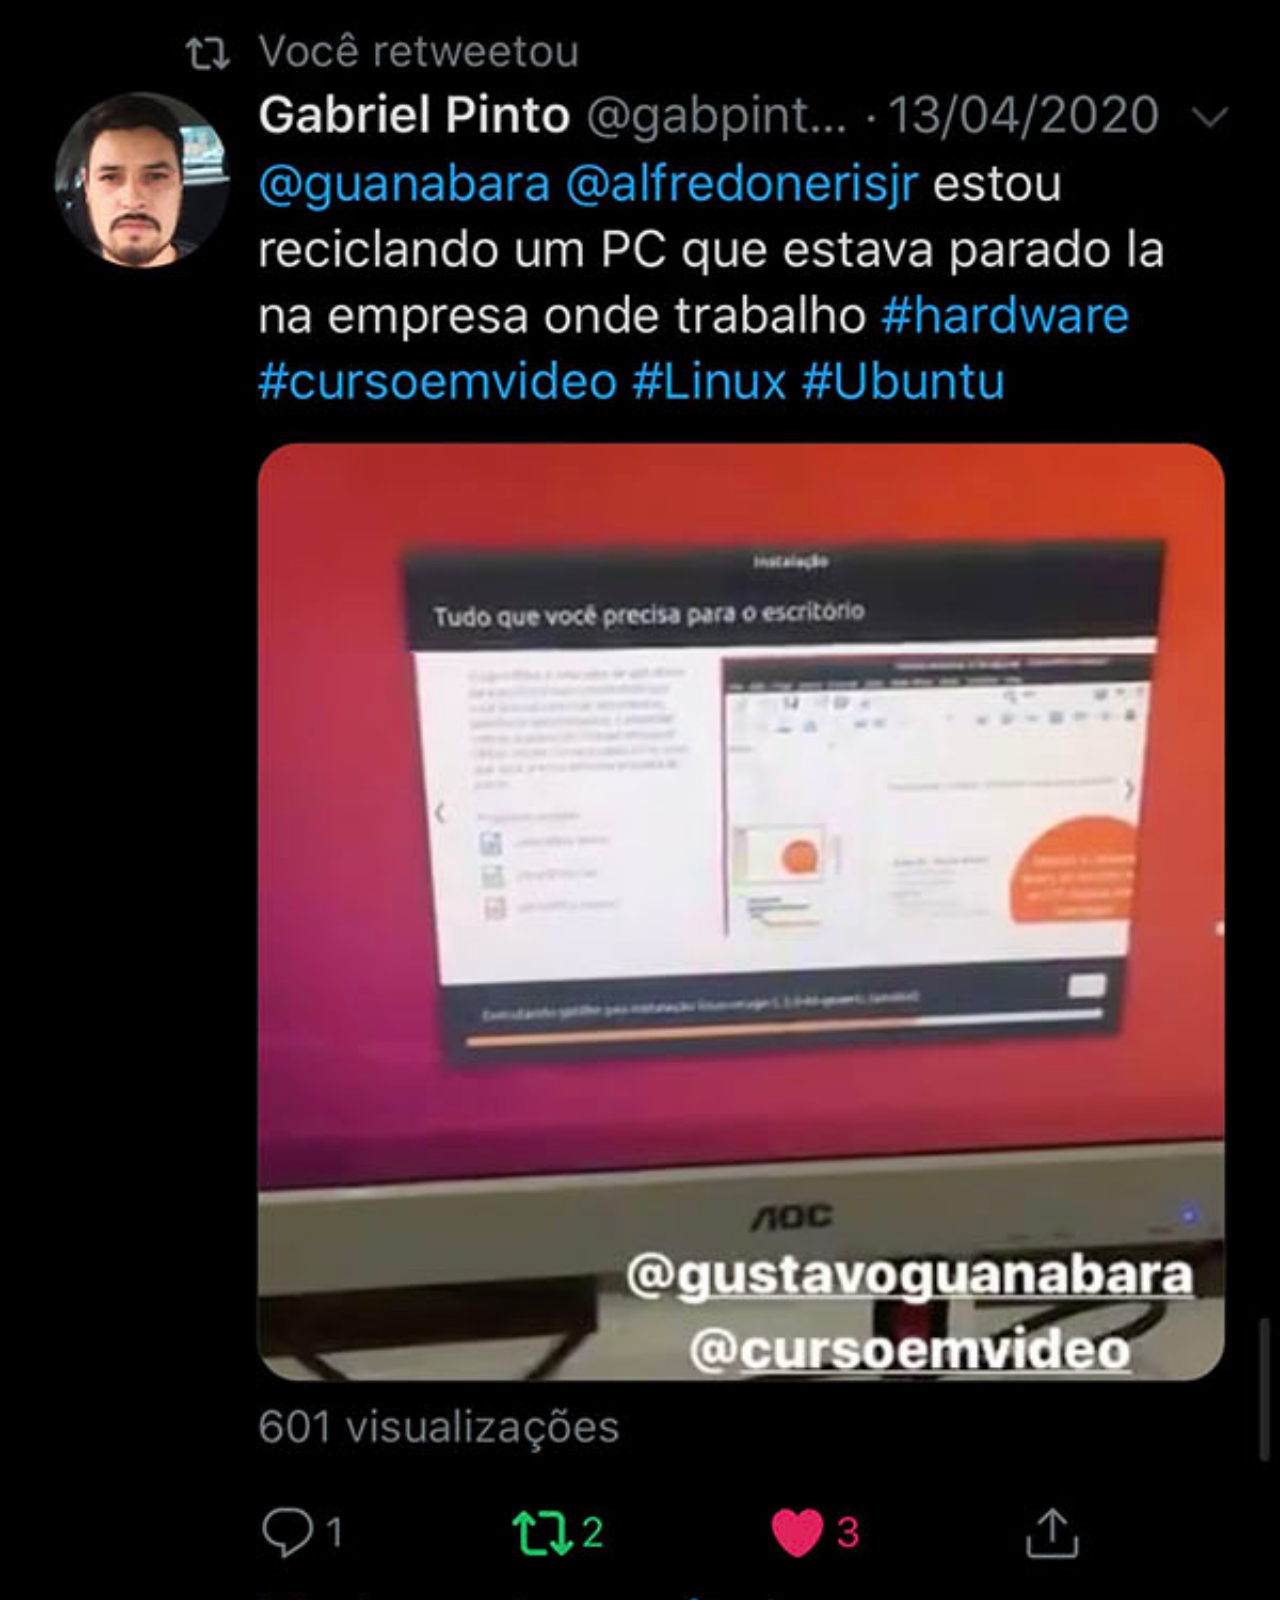
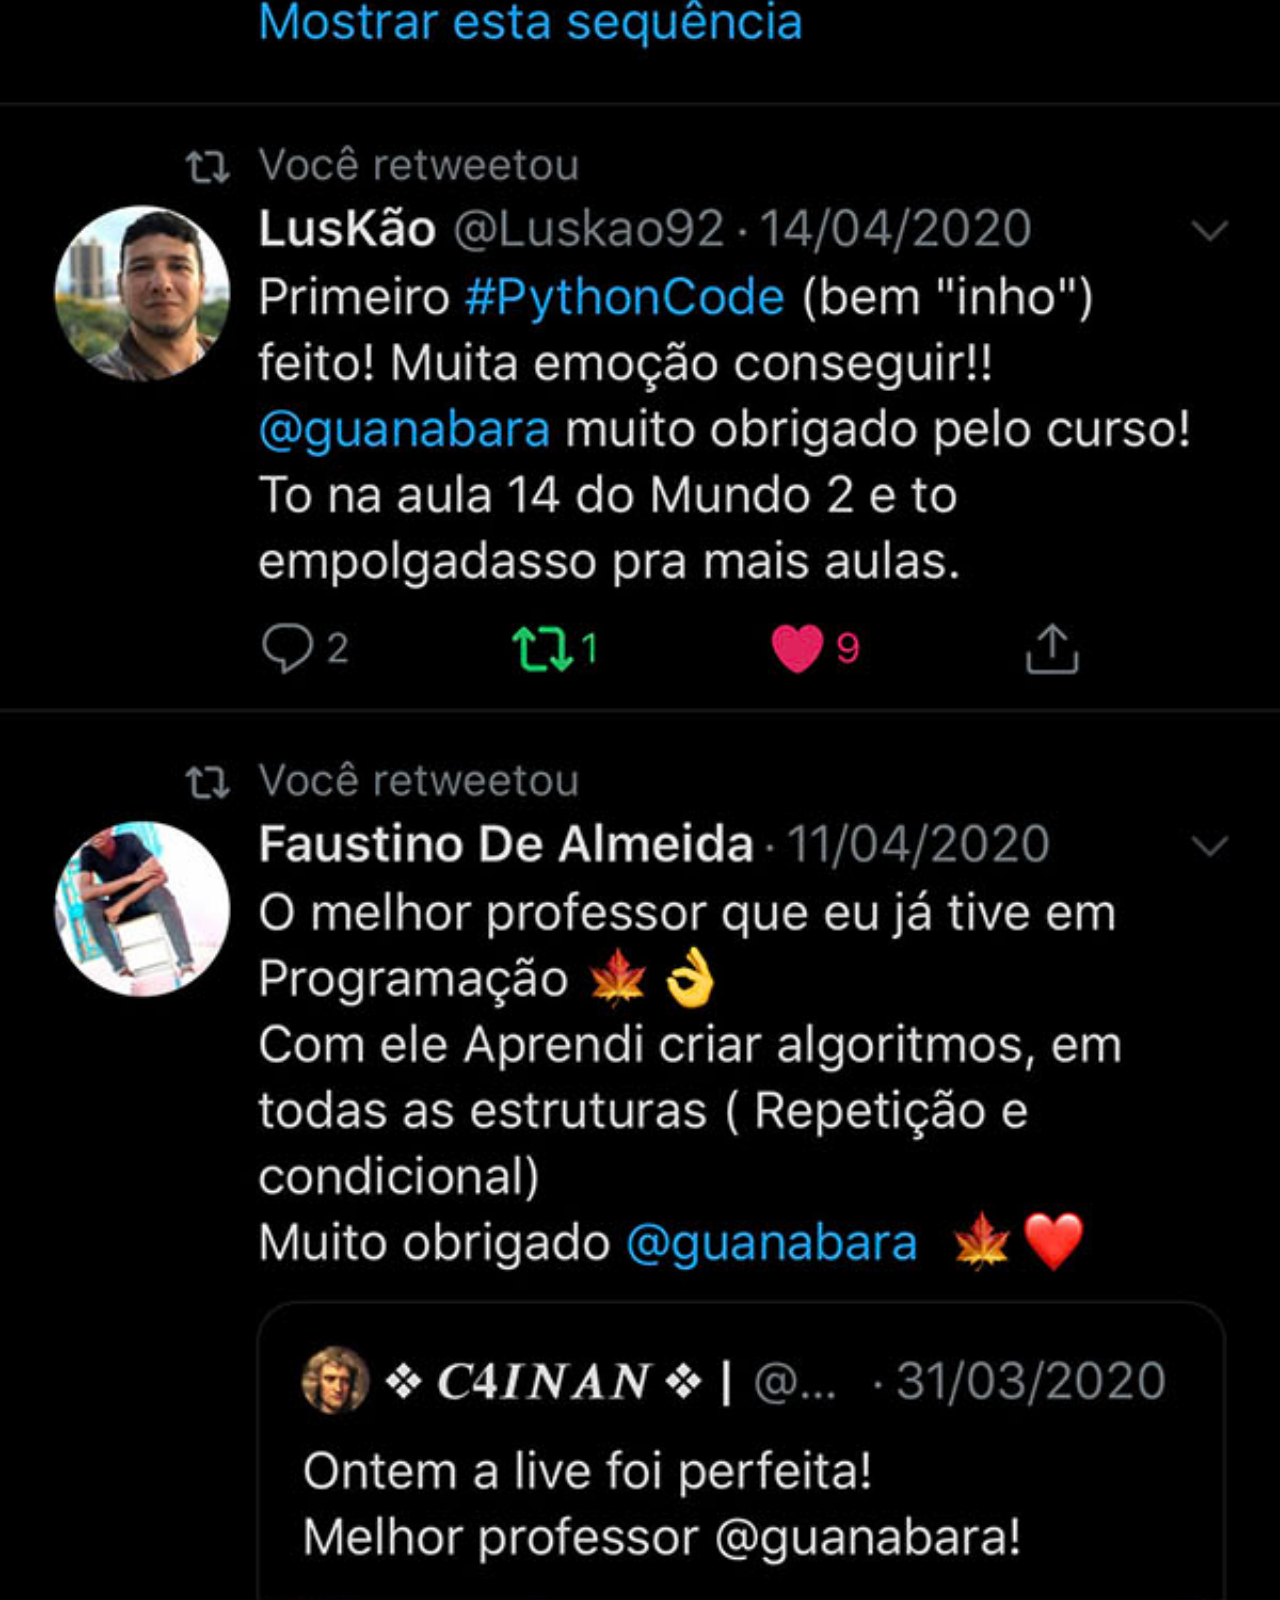
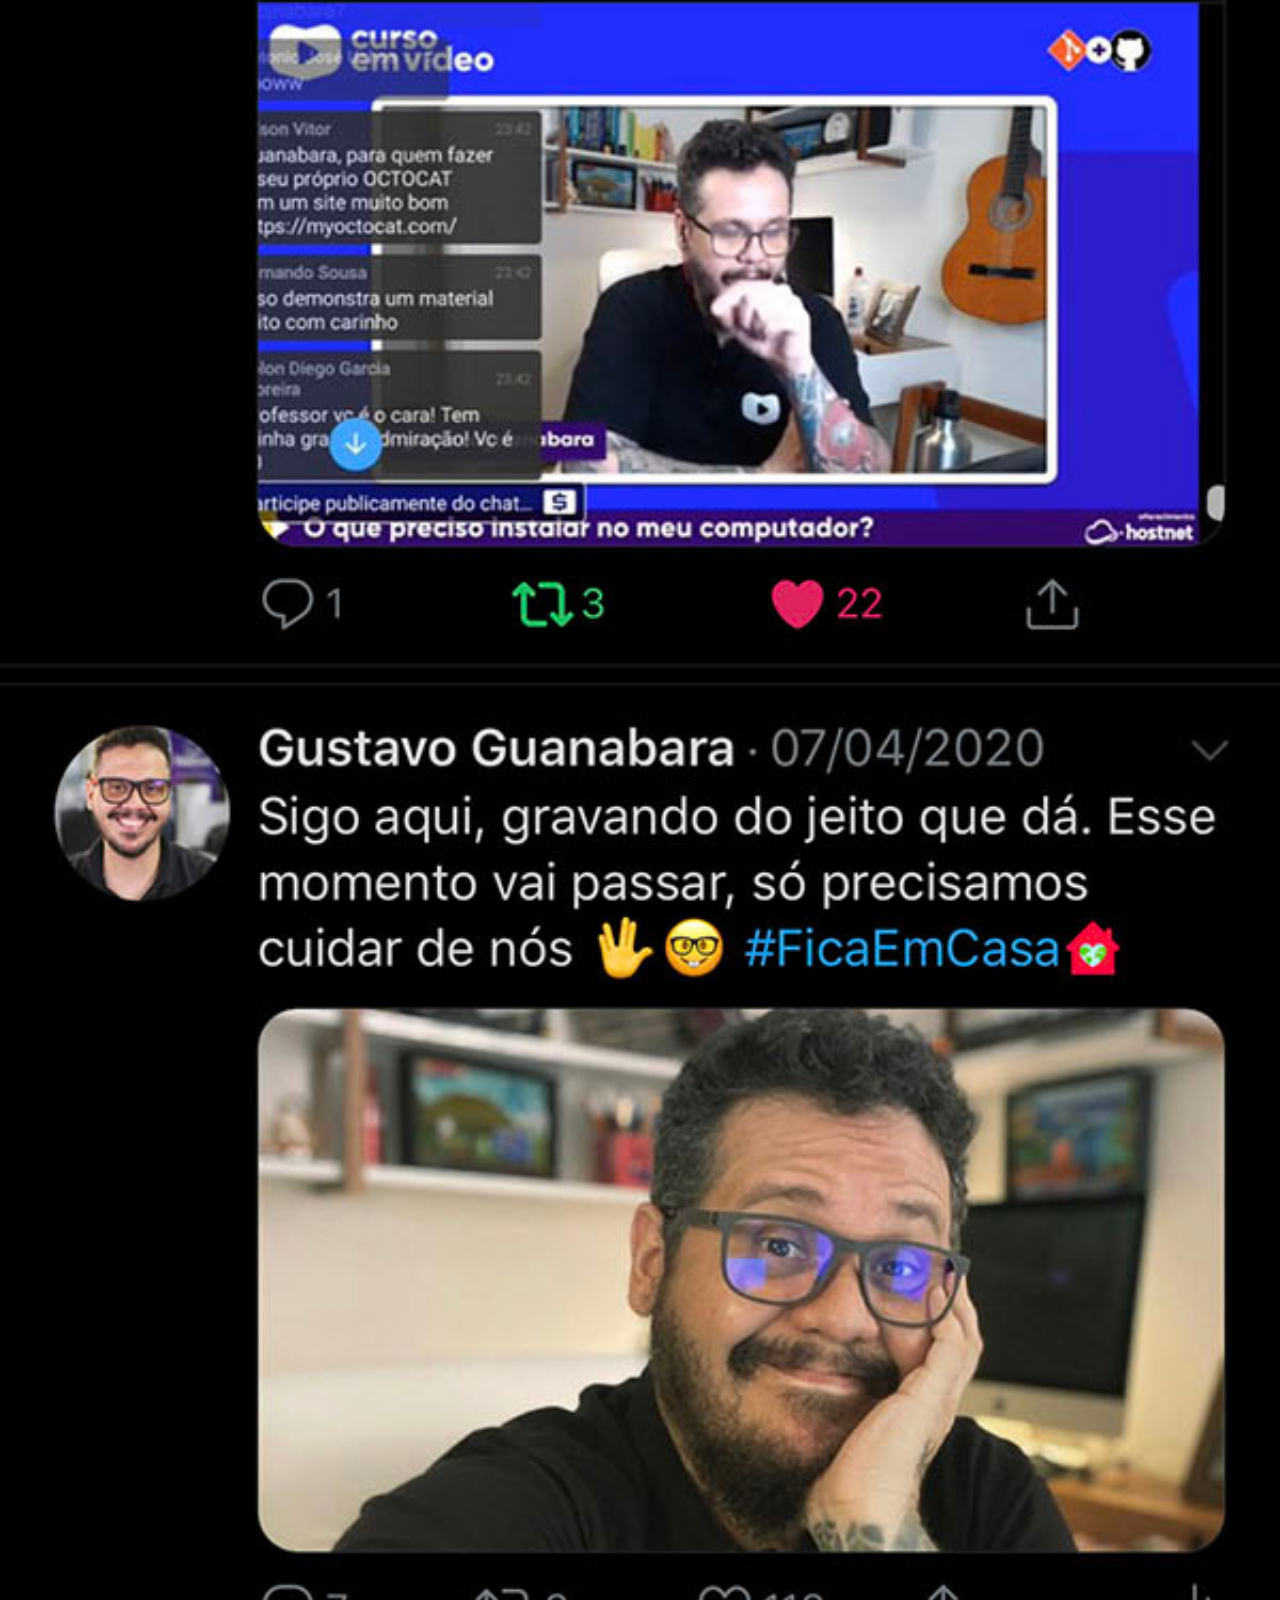
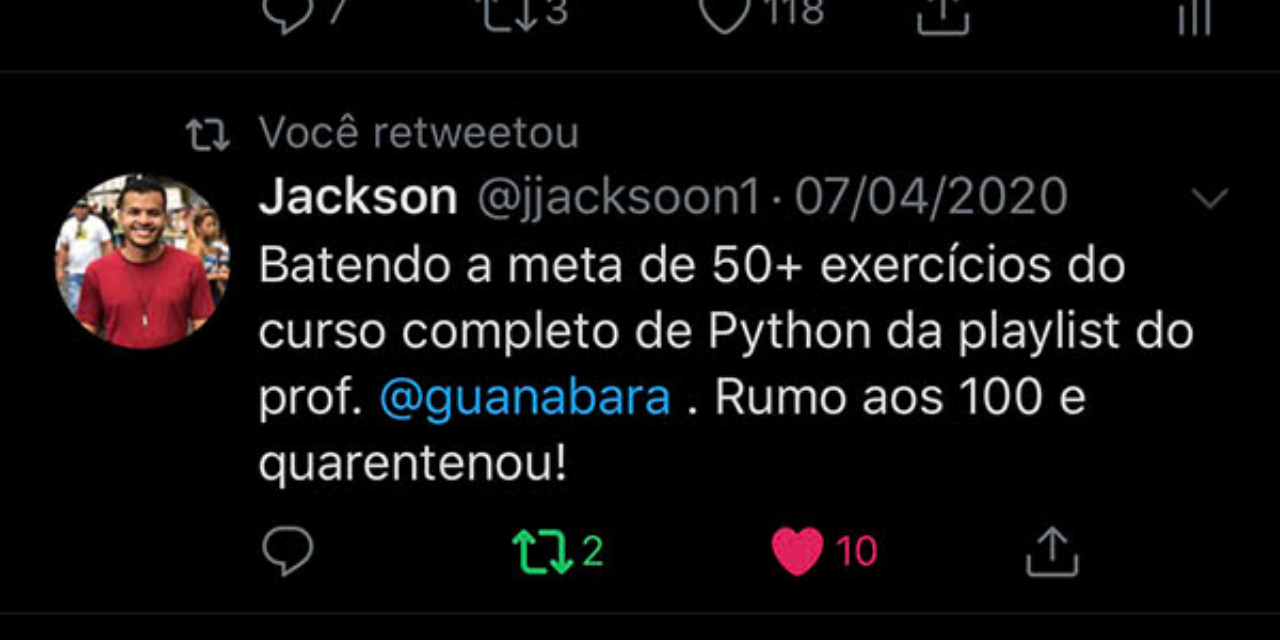
<file: DESAFIO6/index6.html>
<!DOCTYPE html>
<html lang="pt-br">
<head>
    <meta charset="UTF-8">
    <meta name="viewport" content="width=device-width, initial-scale=1.0">
    <title>Home</title>
    <style>
       *{
        margin: 0px;
        padding: 0px;
       }
       ::-webkit-scrollbar{
        width: 0px;
        height: 0px;
       }
       img{
        width: 100vw;

    }
    </style>
</head>
<body>
    <main><img src="arquivos/imagens/tela-twitter.jpg" alt=""></main>
</body>
</html>
</file>
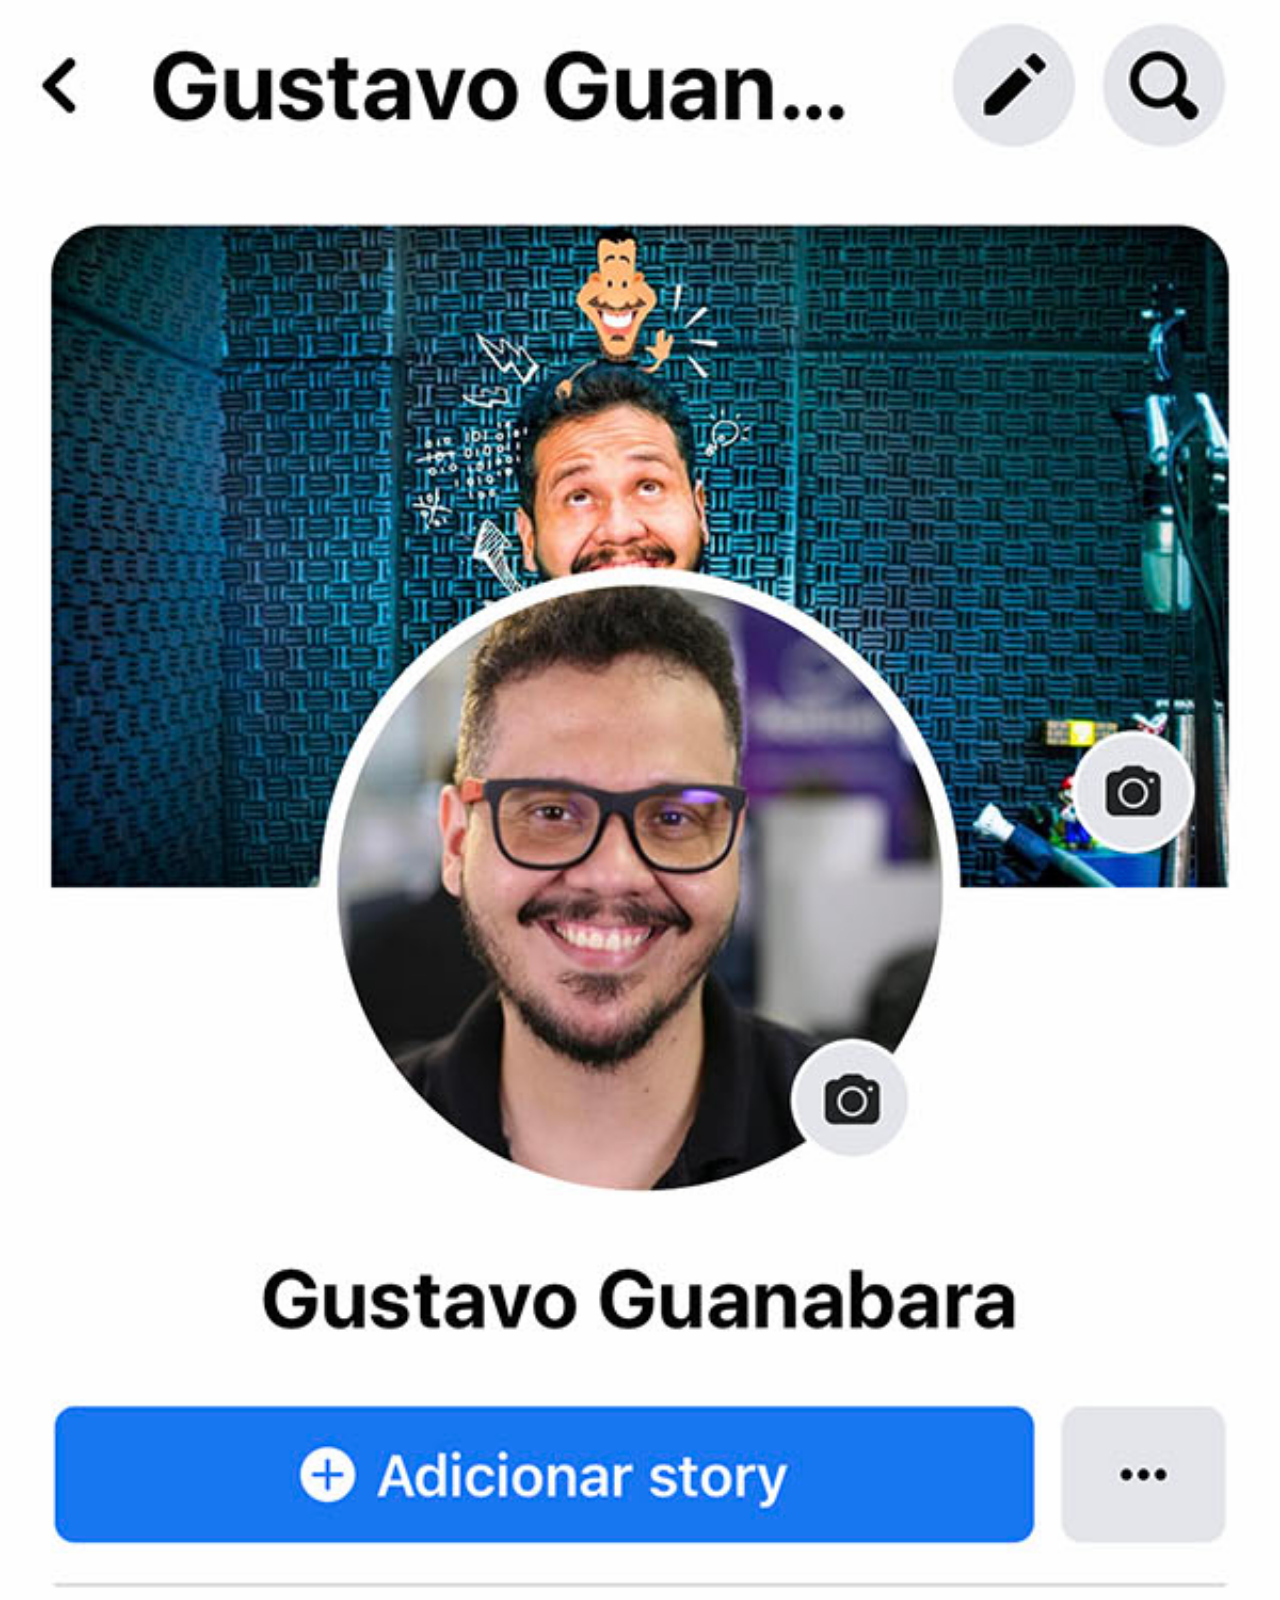
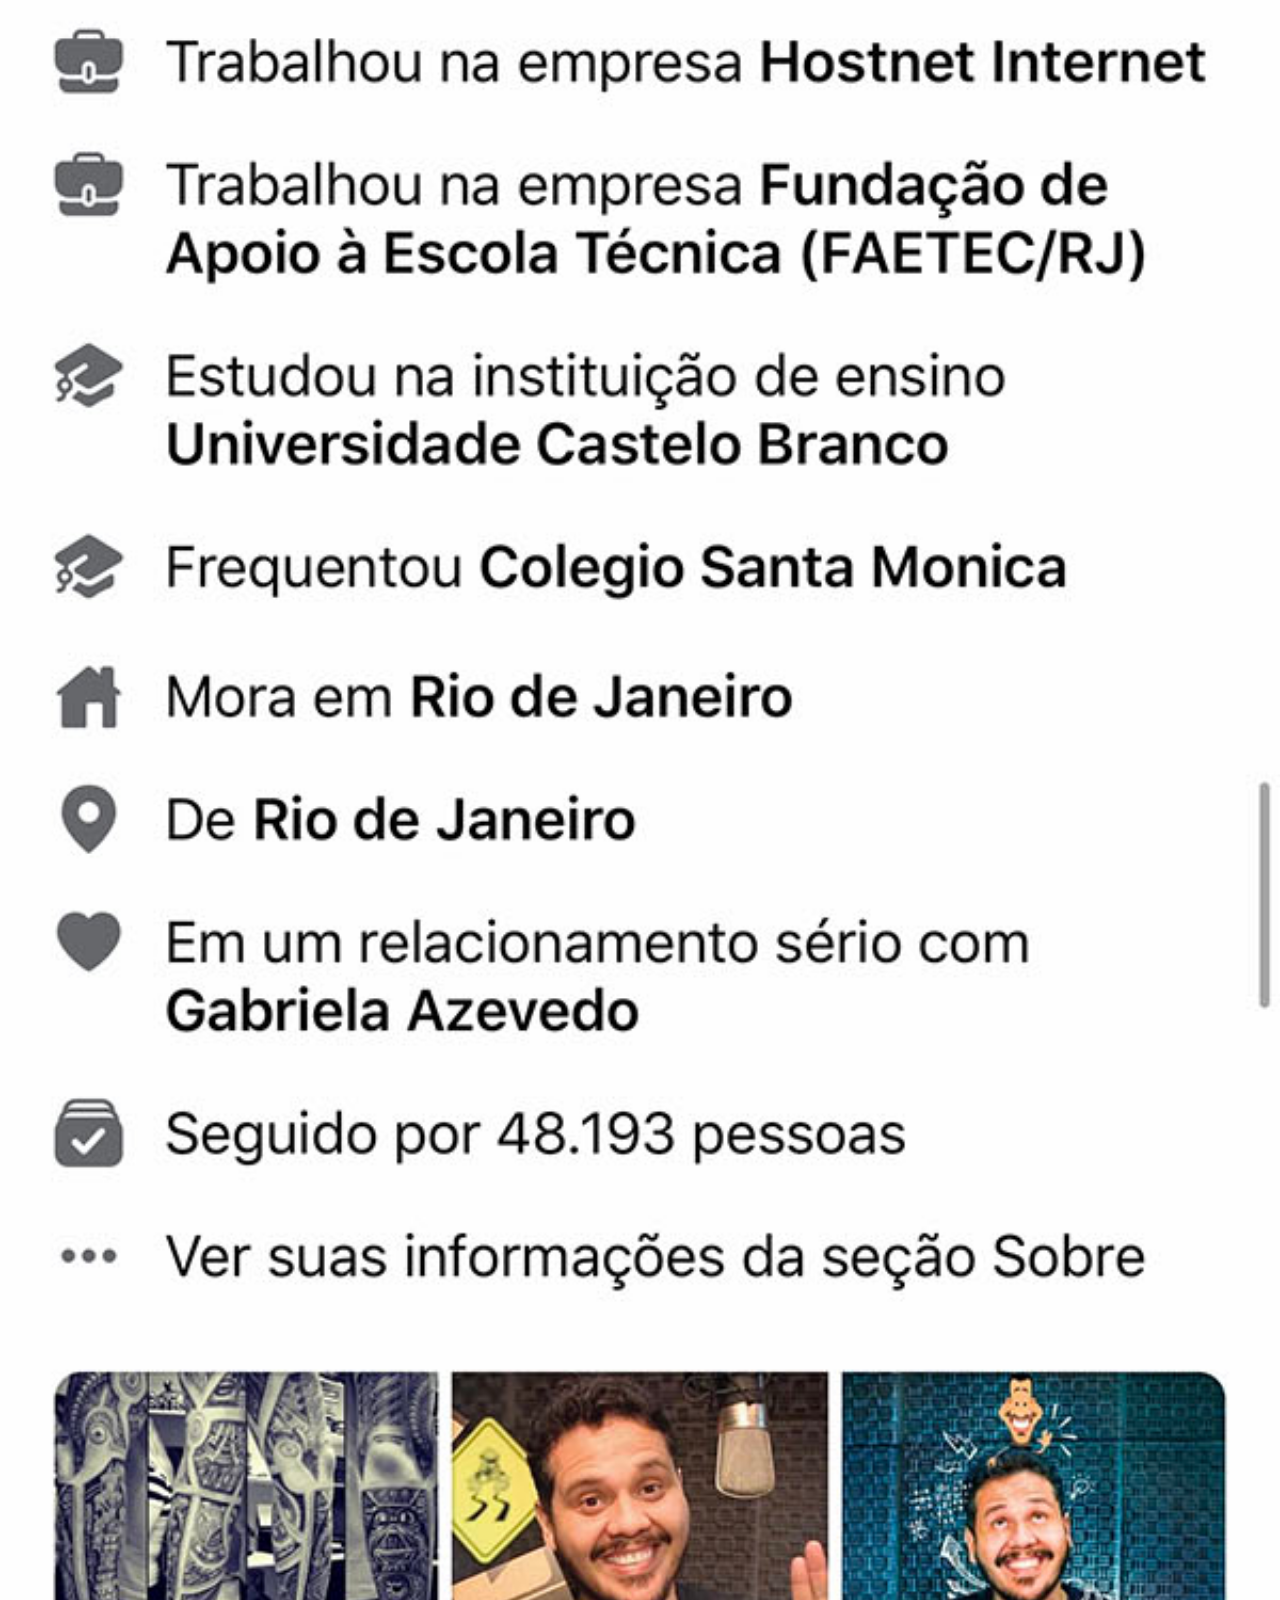
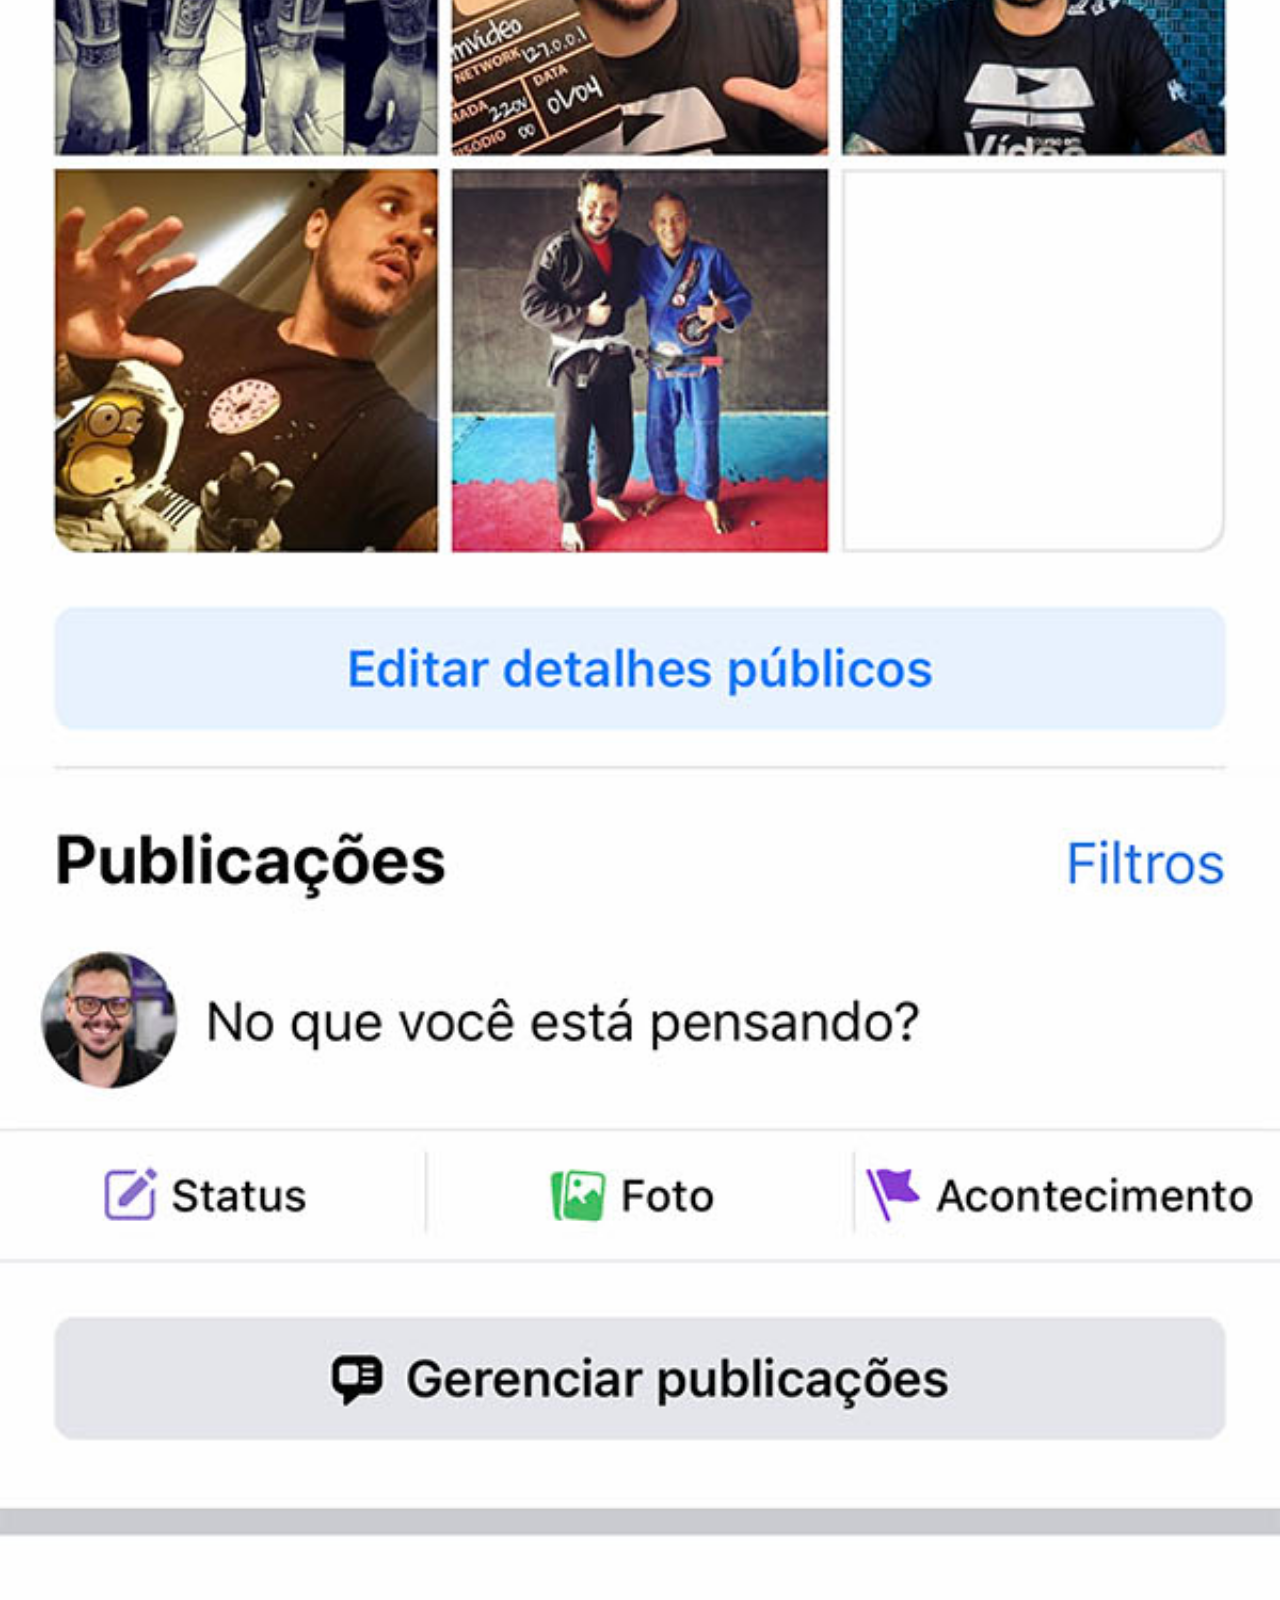
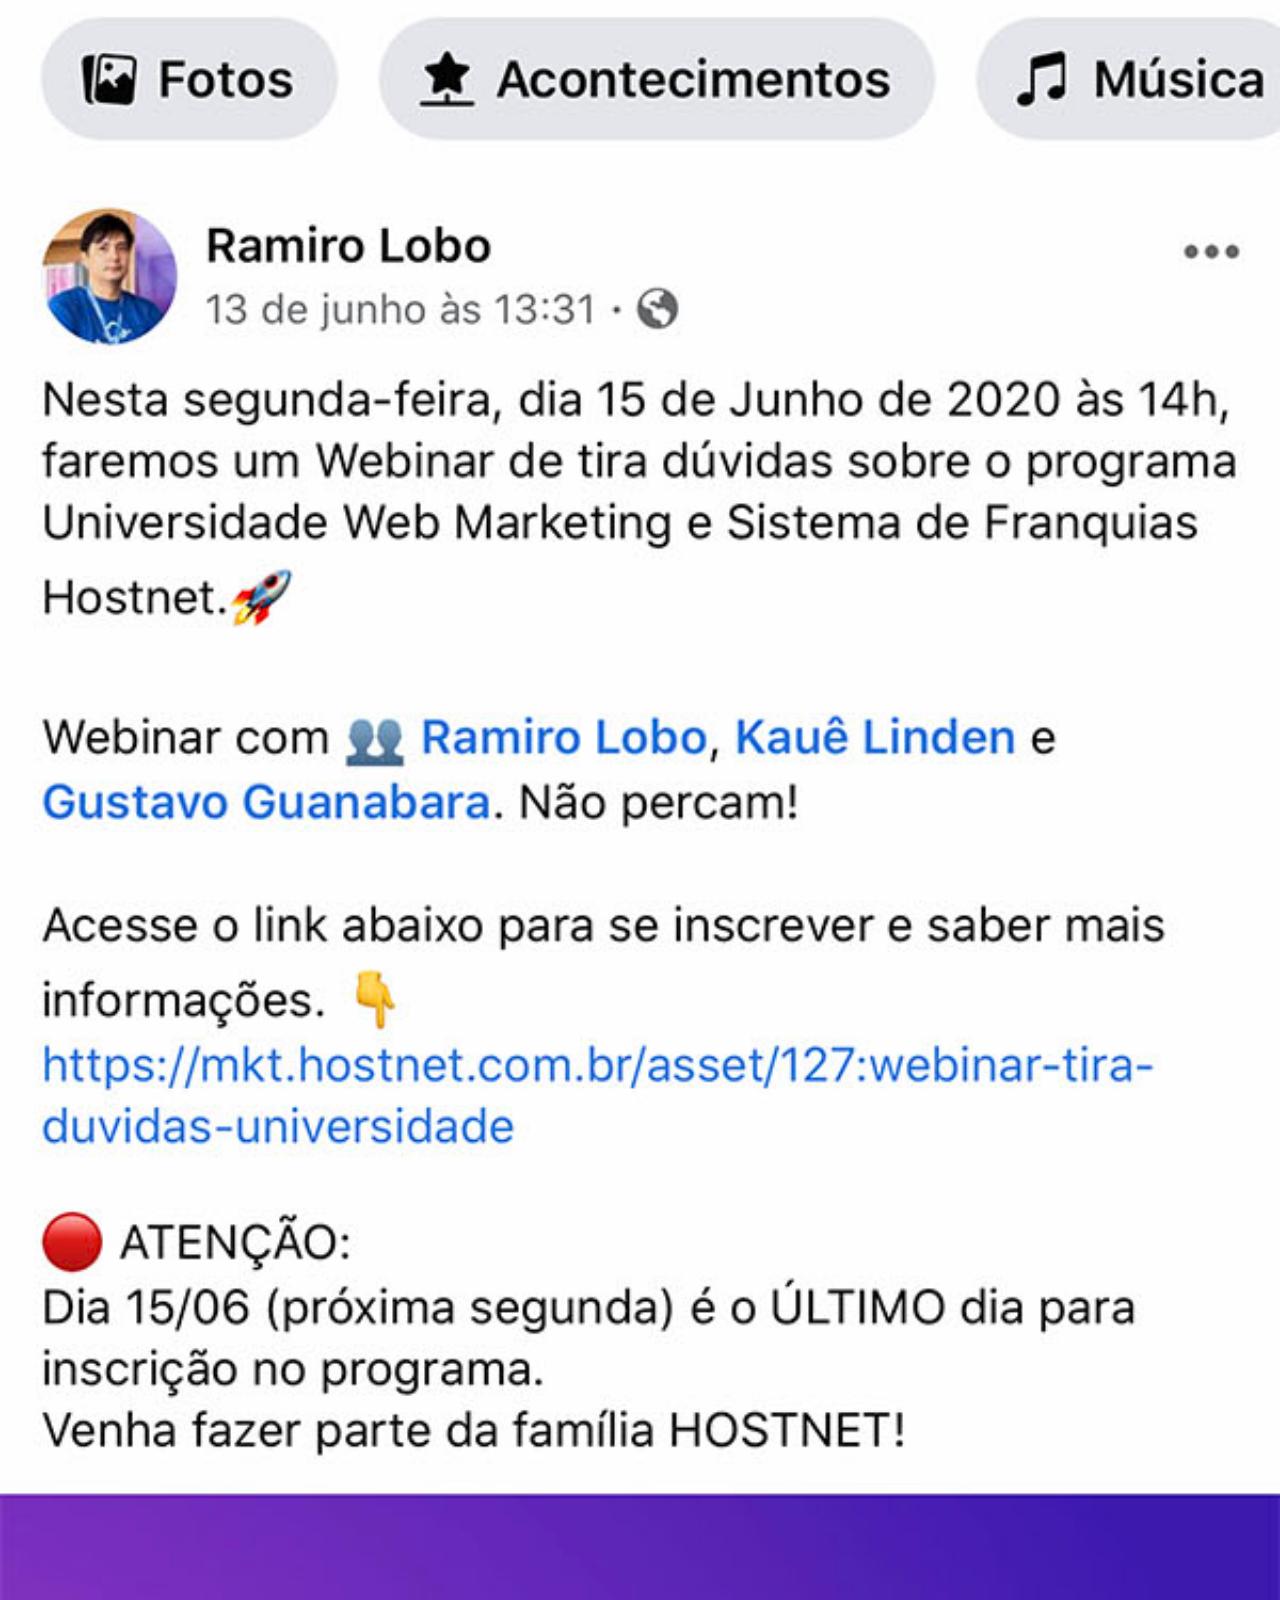
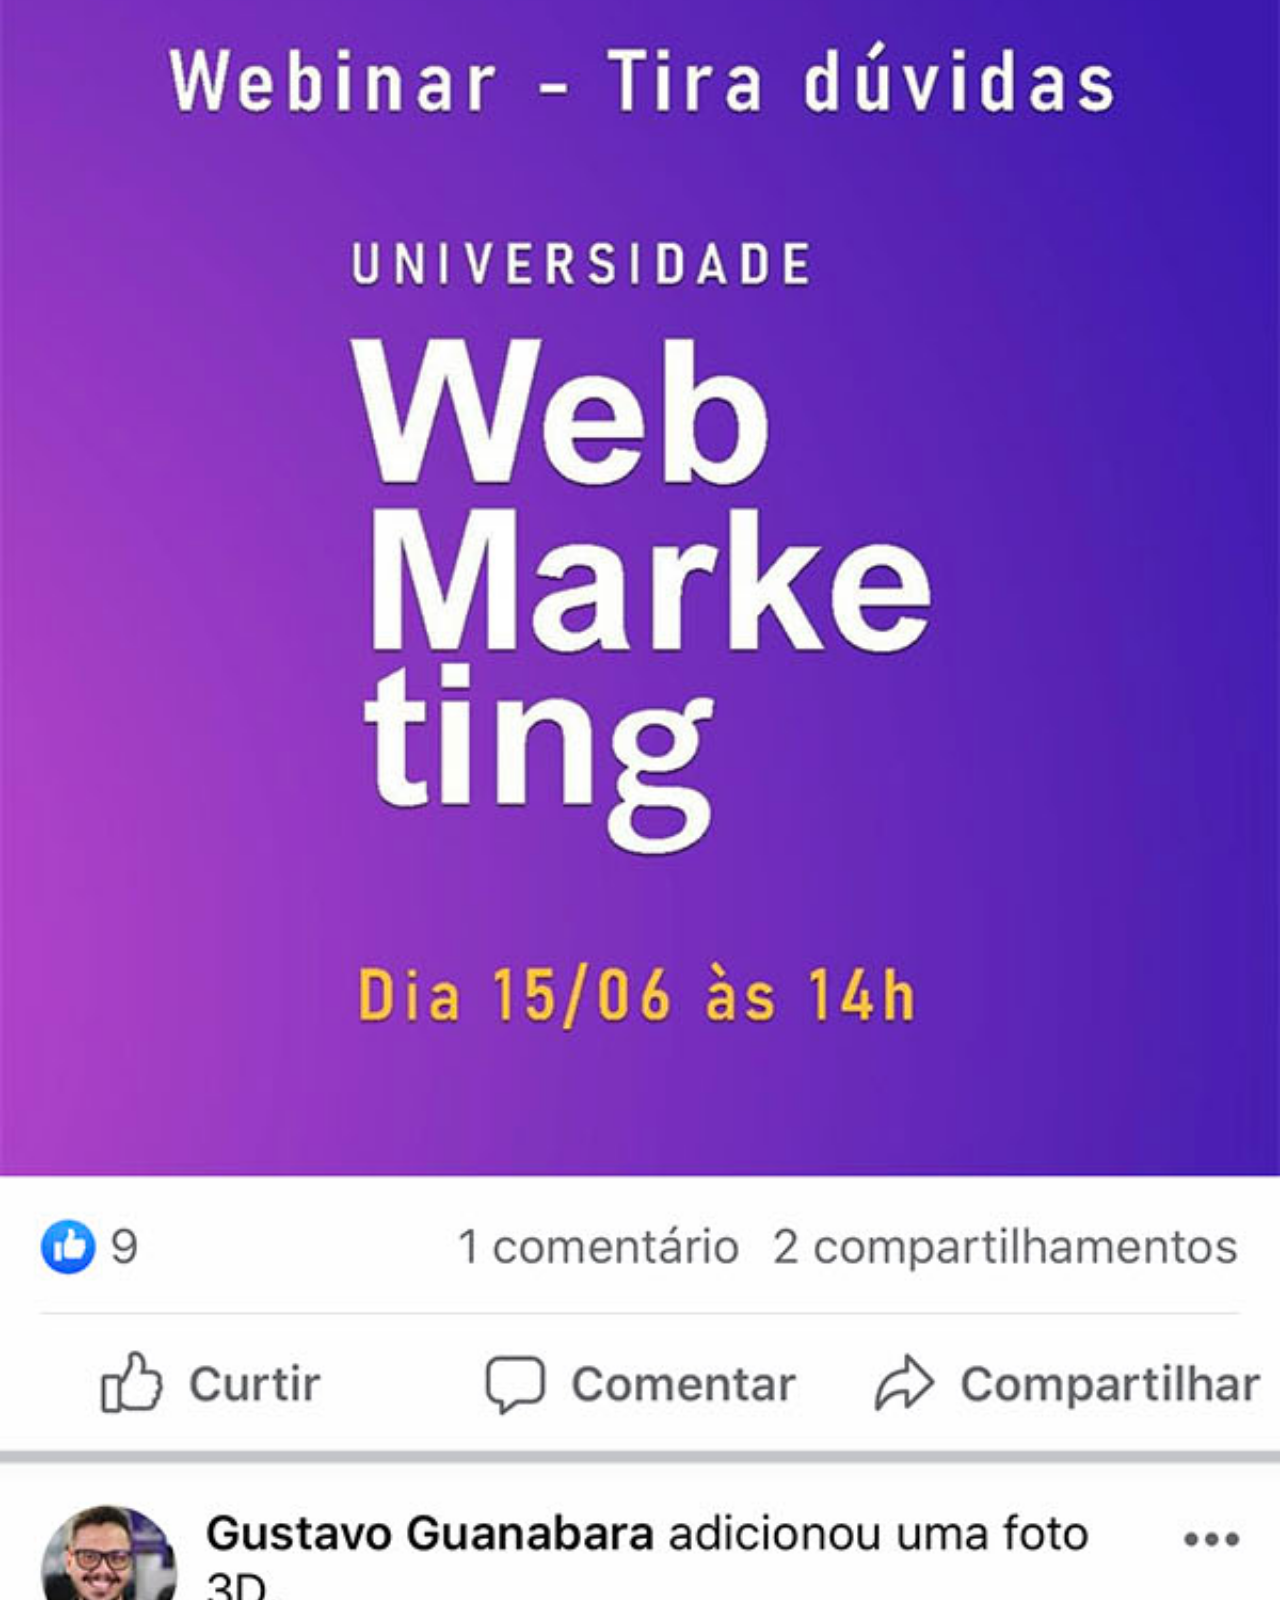
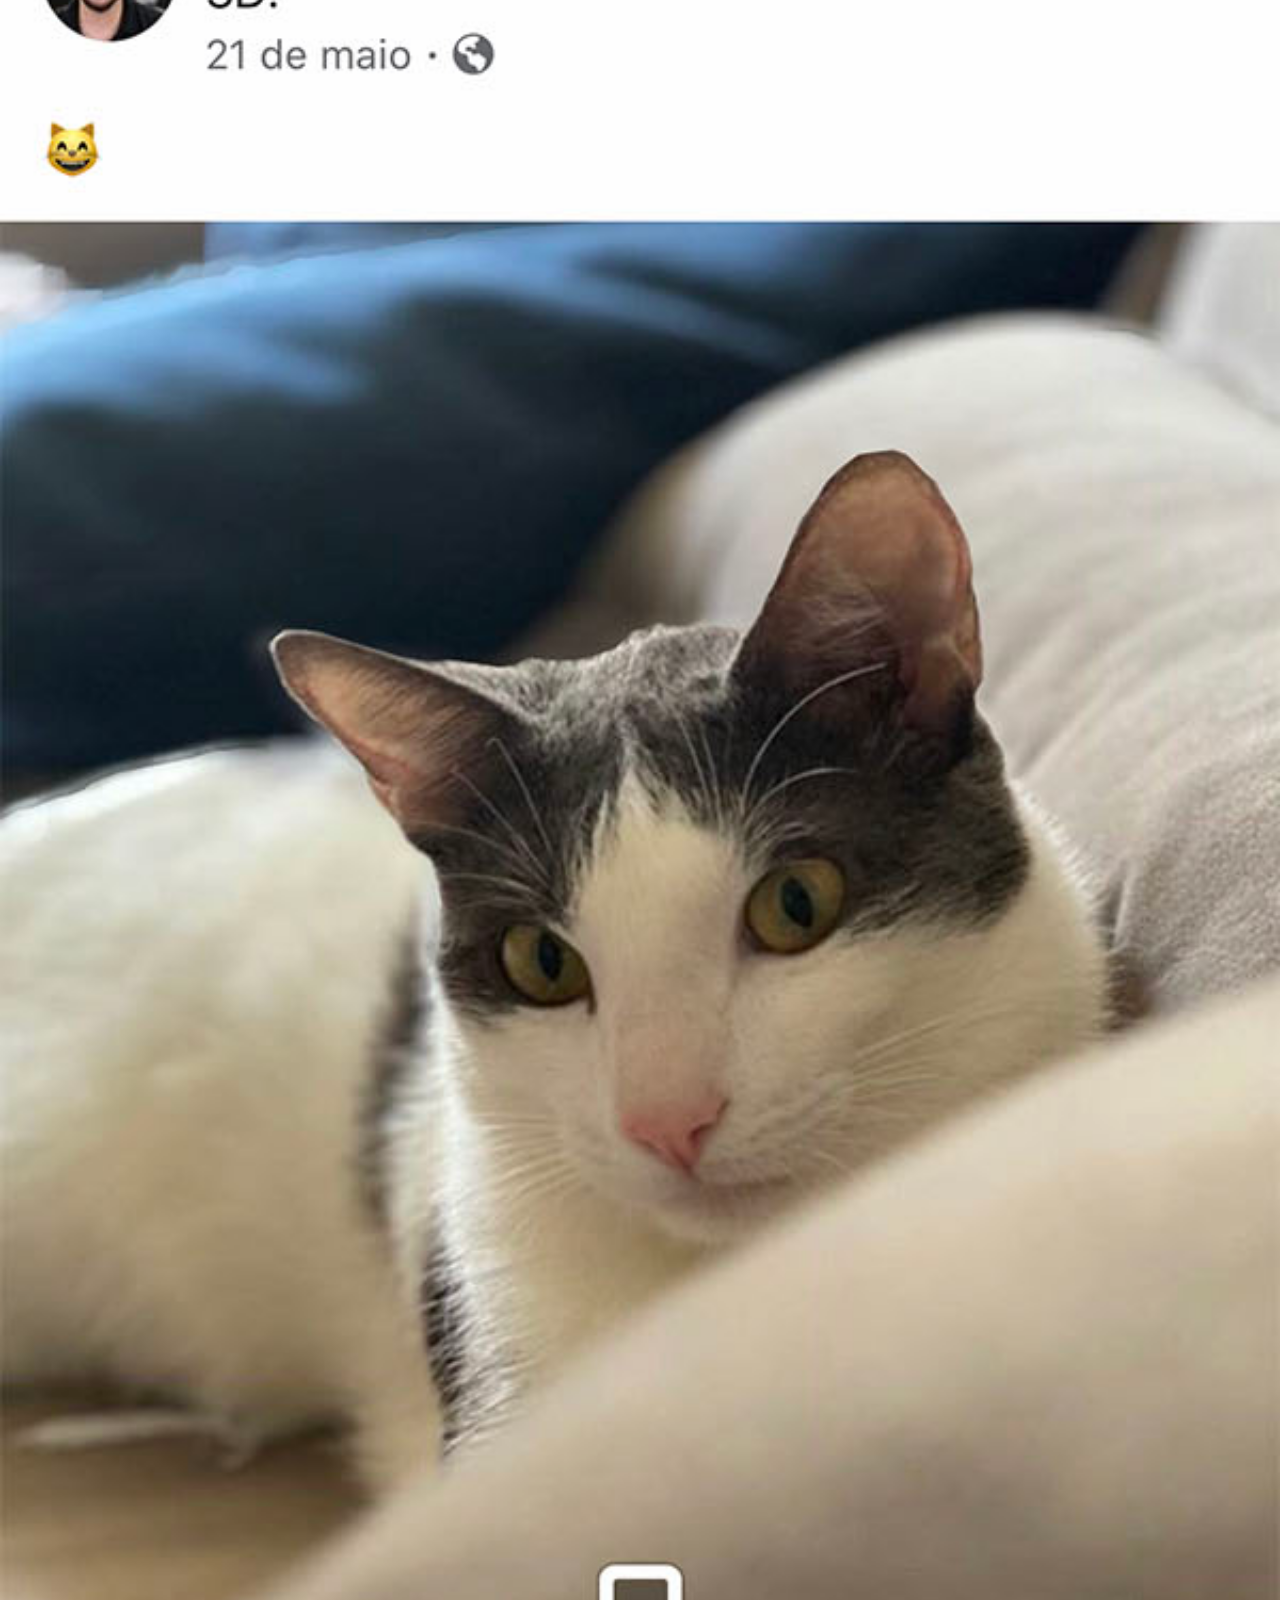
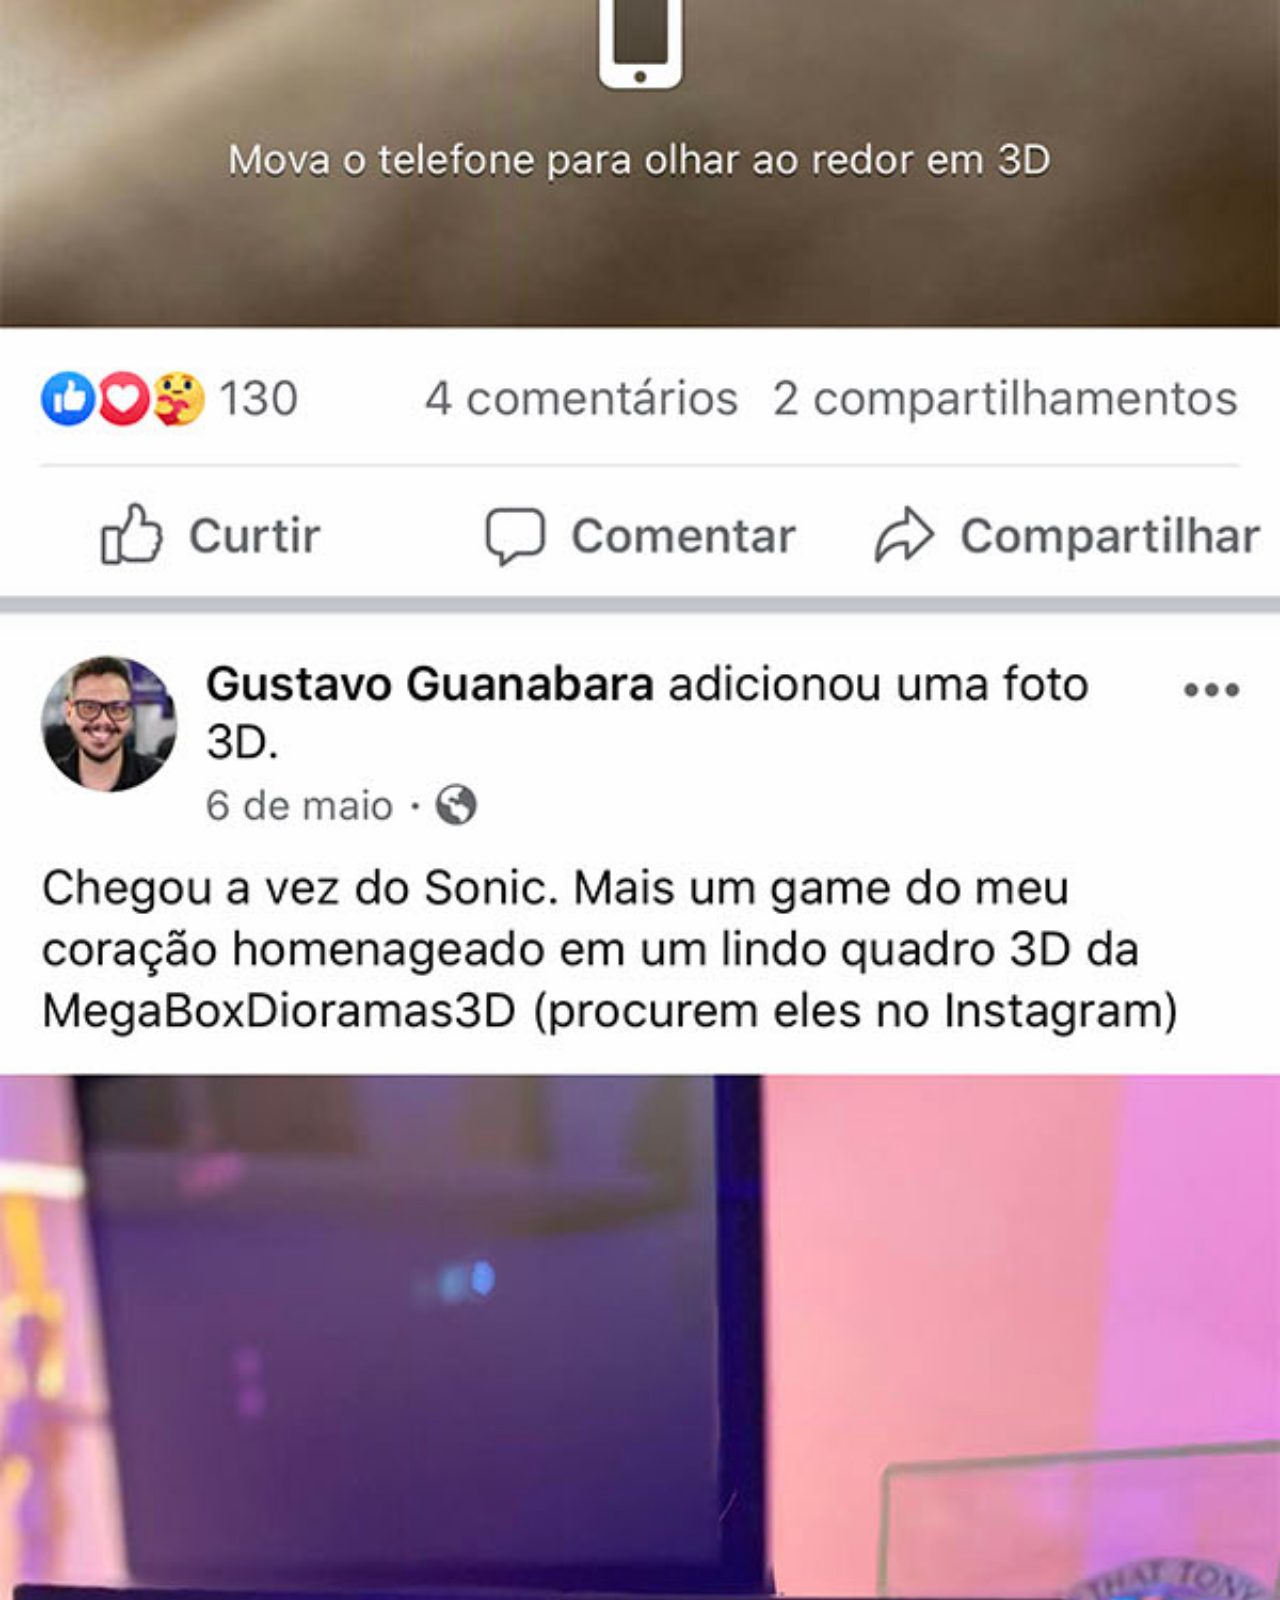
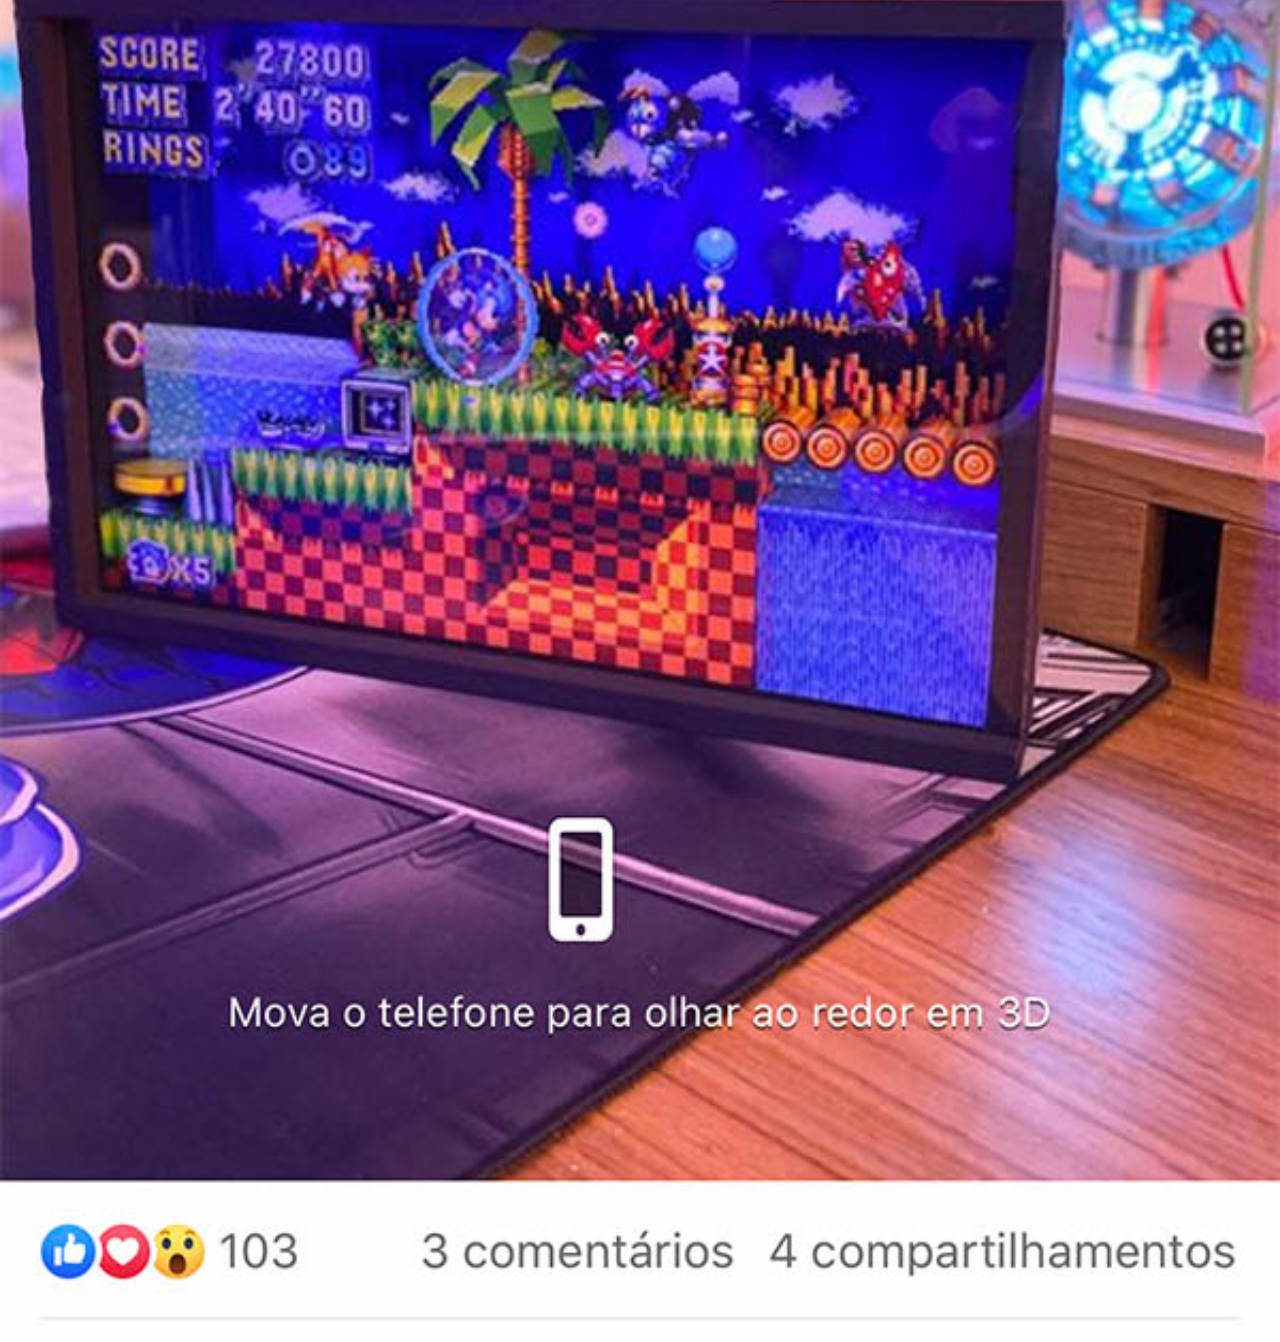
<file: DESAFIO6/index7.html>
<!DOCTYPE html>
<html lang="pt-br">
<head>
    <meta charset="UTF-8">
    <meta name="viewport" content="width=device-width, initial-scale=1.0">
    <title>Home</title>
    <style>
       *{
        margin: 0px;
        padding: 0px;
       }
       ::-webkit-scrollbar{
        width: 0px;
        height: 0px;
       }
       img{
        width: 100vw;

    }
    </style>
</head>
<body>
    <main><img src="arquivos/imagens/tela-facebook.jpg" alt=""></main>
</body>
</html>
</file>
<file: DESAFIO2/css/style.css>
h1 {
    color: white;
}
body{
    background-color: rgb(0, 0, 0);
    text-align: center;
}
</file>
<file: DESAFIO4/style.css>
@import url('https://fonts.googleapis.com/css2?family=Passion+One:wght@400;700;900&display=swap');
@import url('https://fonts.googleapis.com/css2?family=Sriracha&display=swap');


*{
    margin: 0px;
    padding: 0px;
}
:root{
    --fonte1: Verdana, Geneva, Tahoma, sans-serif;
    --fonte2: 'Passion One';
    --fonte3: 'Sriracha';
}
html,body{
    min-height: 100vh;
    background-color: darkgrey;
    font-family: var(--fonte1);
}


header{
    background-color: black;
    color: white;
    text-align: center;
}
header > h1{
    padding-top: 50px;

    font-variant: small-caps;
    font-family: var(--fonte2);
    font-size: 10vw;
}
header > p{
    padding-bottom: 50px;
}



a{
    color: white;
    text-decoration: none;
    font-weight: bolder;
}
a:hover{
    text-decoration: underline;
}

section{
    padding-top: 10vh;
    padding-bottom: 10vh;
    padding-left: 30px;

    line-height: 2em;
    font-size: 3vw;
}
section.normal{
    background-color: white;
}
section.imagem{
    background-color: rgba(37, 37, 37, 0.514);
    color: white;
    box-shadow: inset 6px 6px 13px 0px rgb(0, 0, 0);
}
section.imagem > pre{
    background-color: rgba(0, 0, 0, 0.349);
    display: inline-block;
    padding: 5px;
}
section > pre{
    white-space: pre-line;
    font-family: var(--fonte3);
}

#q1{
    background: darkgray url('imagens/background001.jpg') right center/cover no-repeat fixed;
}
#q2{
    background: darkgray url('imagens/background002.jpg') left center/cover no-repeat fixed;
}

footer{
    background-color: black;
    color: white;
    text-align: center;
    padding: 10px;
    font-size: 2em;
    font-family: var(--fonte2);
    font-variant: small-caps;
}
</file>
<file: DESAFIO6/estilos/style.css>
* {
    margin: 0px;
    padding: 0px;
    font-family: Arial, Helvetica, sans-serif;
}

html,
body {
    height: 100vh;
    width: 100vw;
}

body {
    background: url('../arquivos/imagens/fundo-madeira.jpg')top center/cover no-repeat fixed;
}

main {
    position: relative;
    height: 100vh;
}

#telefone {
    position: absolute;
    left: 50%;
    top: 54%;
    transform: translate(-29%, -50%);

}

main > section > #celular {
    max-width: 71%;
}
main > section > iframe{

   position: relative;
   background-color: black;
}

#tela {
    position: absolute;
    left: 5.3%;
    top: 12.5%;
    height: 74.5%;
    width: 60.7%;

}
#rede{
    text-align: right;
}
#img{
    width: 40px;
    margin: 10px;
    border-radius: 50%;  
    transition: all .5s;   
    opacity: 0.5;
}

#img:hover{
    transform: translate(-3px, -3px);
    border: 2px solid rgba(255, 255, 255, 0.466);
    opacity: 1;
}
</file>
<file: DESAFIO7/estilos/style2.css>
@media screen and (min-width: 768px) and (max-width: 992px){
    #login{
        width: 90vw;
    }
    .imagem{
        float: left;
        width: 30%;
        min-height: 100%;
    }
    .formulario{
        float: right;
        width: 70%;
    }
    a{
      display: block;
      width: 200px;
      margin: auto;
    }
}
@media screen and (min-width: 993px){
      #login{
        width: 950px;
      }
      .imagem{
        float: right;
        width: 50%;
        min-height: 100%;
      }
      .formulario{
        float: left;
        width: 50%;
      }
      a{
        display: block;
        width: 200px;
        margin: auto;
      }
}
</file>
<file: DESAFIO7/estilos/style.css>
*{
    margin: 0;
    padding: 0;
    font-family: Arial, Helvetica, sans-serif;
    box-sizing: border-box;
}
body, html{
    background: linear-gradient(to top, #531C7E, #A92084) no-repeat;
    height: 100vh;
    width: 100vw;
}
main{
    height: 100vh;
    width: 100vw;
    display: grid;
    place-items: center;
    padding: 10px;
}
section{
    background: white;
    width: 250px;
    height: 400px;
    border-radius: 16px;
    overflow: hidden;
    box-shadow: 0 0 10px rgba(0, 0, 0, 0.486);
    transition: all .5s;

}
section .imagem{
    display: block;
    background: url("../img/fundo.jpg") center center/ cover;
    height: 200px;
}
section .formulario{
    display: block;
    padding: 10px;
}
p{
    display: grid;
    place-items: center;
    font-weight: 600;
    font-variant: small-caps;
    cursor: context-menu;
}
span{
    cursor: context-menu;
}
input{
    border: none;
    outline: none;
    border-bottom-style: ridge;
    width: 100%;
    margin-top: 0.2em;
}
.botao{
    width: 100%;
    padding: 0.5em;
    border-radius: 16px;
    border: 1px solid rgba(0, 0, 0, 0.521);
    background: transparent;
    margin: 10px 0 10px 0;
    font-weight: bold;
}
.botao:hover{
    border: none;
    background: #531C7E;
    color: white;
    cursor: pointer;
}
a{
    display: flex;
    justify-content: center;
    text-decoration: none;
    align-items: center;
    font-size: 15px;
}
</file>
<file: DESAFIO3/projeto/style.css>
@font-face {
    font-family: 'idroid';
    src: url('fontes/idroid.otf') format('opentype');
    font-weight: normal;
}
*{
    font-family: Arial, Helvetica, sans-serif;
    margin: 0;
    padding: 0;
}
img{
    width: 100%;
}
img.menor{
    display: block;       /*    display: block;
                                margin: auto;
                               padding: 20px;
                               background-color: #1A5C38;*/
    max-width: 300px;
    margin: auto;
}
div.video{
    background-color: #1A5C38;
    padding: 20px;
    margin: 0px -20px 40px -20px;
    padding-bottom: 59%;
    position: relative;
}
div.video > iframe{
    position: absolute;
    top: 5%;
    left:5%;
    width: 90%;
    height: 90%;
}

body{
    background-color: #84E1AD;
}
header{
    background-image: linear-gradient( #39CC7A,#2B975A,#1A5C38);
    color: white;
    text-align: center;

    min-height: 180px;
    padding-top: 20px;
}
header h1{
    margin-bottom: 20px;
    font-size: 3em;
    text-shadow: 2px 2px 0px rgba(0, 0, 0, 0.623);
}
header p{
    font-size: 1.2em;
    text-align: center;
    display: inline;  /* FIZ ISSO PQ VIROU UM BLOCO AUTOMATICAMENTE*/
    text-shadow: 2px 2px 0px rgba(0, 0, 0, 0.466);
    padding-bottom: 40px;
}

nav{
    padding-top: 40px;
    text-align: left;
    
}
nav > a{
    text-decoration: none;
    color: white;
    font-size: small;
    padding: 10px 10px 0px 10px;
    border-radius: 2px;
    transition-duration: 0.5s;
}
a:hover{
    background-color: #39CC7A;
    text-decoration: underline;
    color: #2B975A;
}
main a::after{
    content: '\1F517';
}


main{
    background-color: white;
    padding: 20px;

    margin: auto;
    margin-bottom: 20px;

    box-shadow: 0px 0px 10px black;
    border-radius: 0px 0px 10px 10px;

    max-width: 1000px;
    min-width: 300px;

}
h3{
    background-color: #1A5C38;
    color: #39CC7A;
    font-size: medium;
    text-indent: 10px;
    padding: 5px;
    border-radius: 15px 0px 0px 0px;

}
main h1,h2{
    font-family: 'idroid';
    color: #1A5C38;
    font-weight: normal;
    font-size: 1.8em;
}
main h2{
    background-image: linear-gradient(to right, #39CC7A, white);
    font-size: 1.2em;
    text-indent: 10px;
}
main p{
    text-indent: 1em;
    margin: 10px 0px;
    font-size: 1.2em;
    text-align: justify;
}
main a{
    text-decoration: none;
    font-weight: bold;
    background-color: #39CC7A;
    color: #1A5C38;
    padding: 3px 4px;
}


aside{
    text-indent: 20px;
    background-color: #39cc7bc4;
    margin-top: 20px;
    box-shadow: 0px 0px 10px rgba(0, 0, 0, 0.404);
    padding-bottom: 20px;
    border-radius: 15px 0px 15px 0px;

}
aside > ul{
    list-style-position: inside;
    list-style-type: '\2714';
    columns: 2;
}
aside p{
    margin: 5px;
}
footer{
    background-color: #1A5C38;
    color: white;
    text-align: center;
}
</file>
<file: DESAFIO/css/style.css>
#img_redonda{
    height:150px;
    height: 150px;
    border-radius: 50%;
}
</file>
